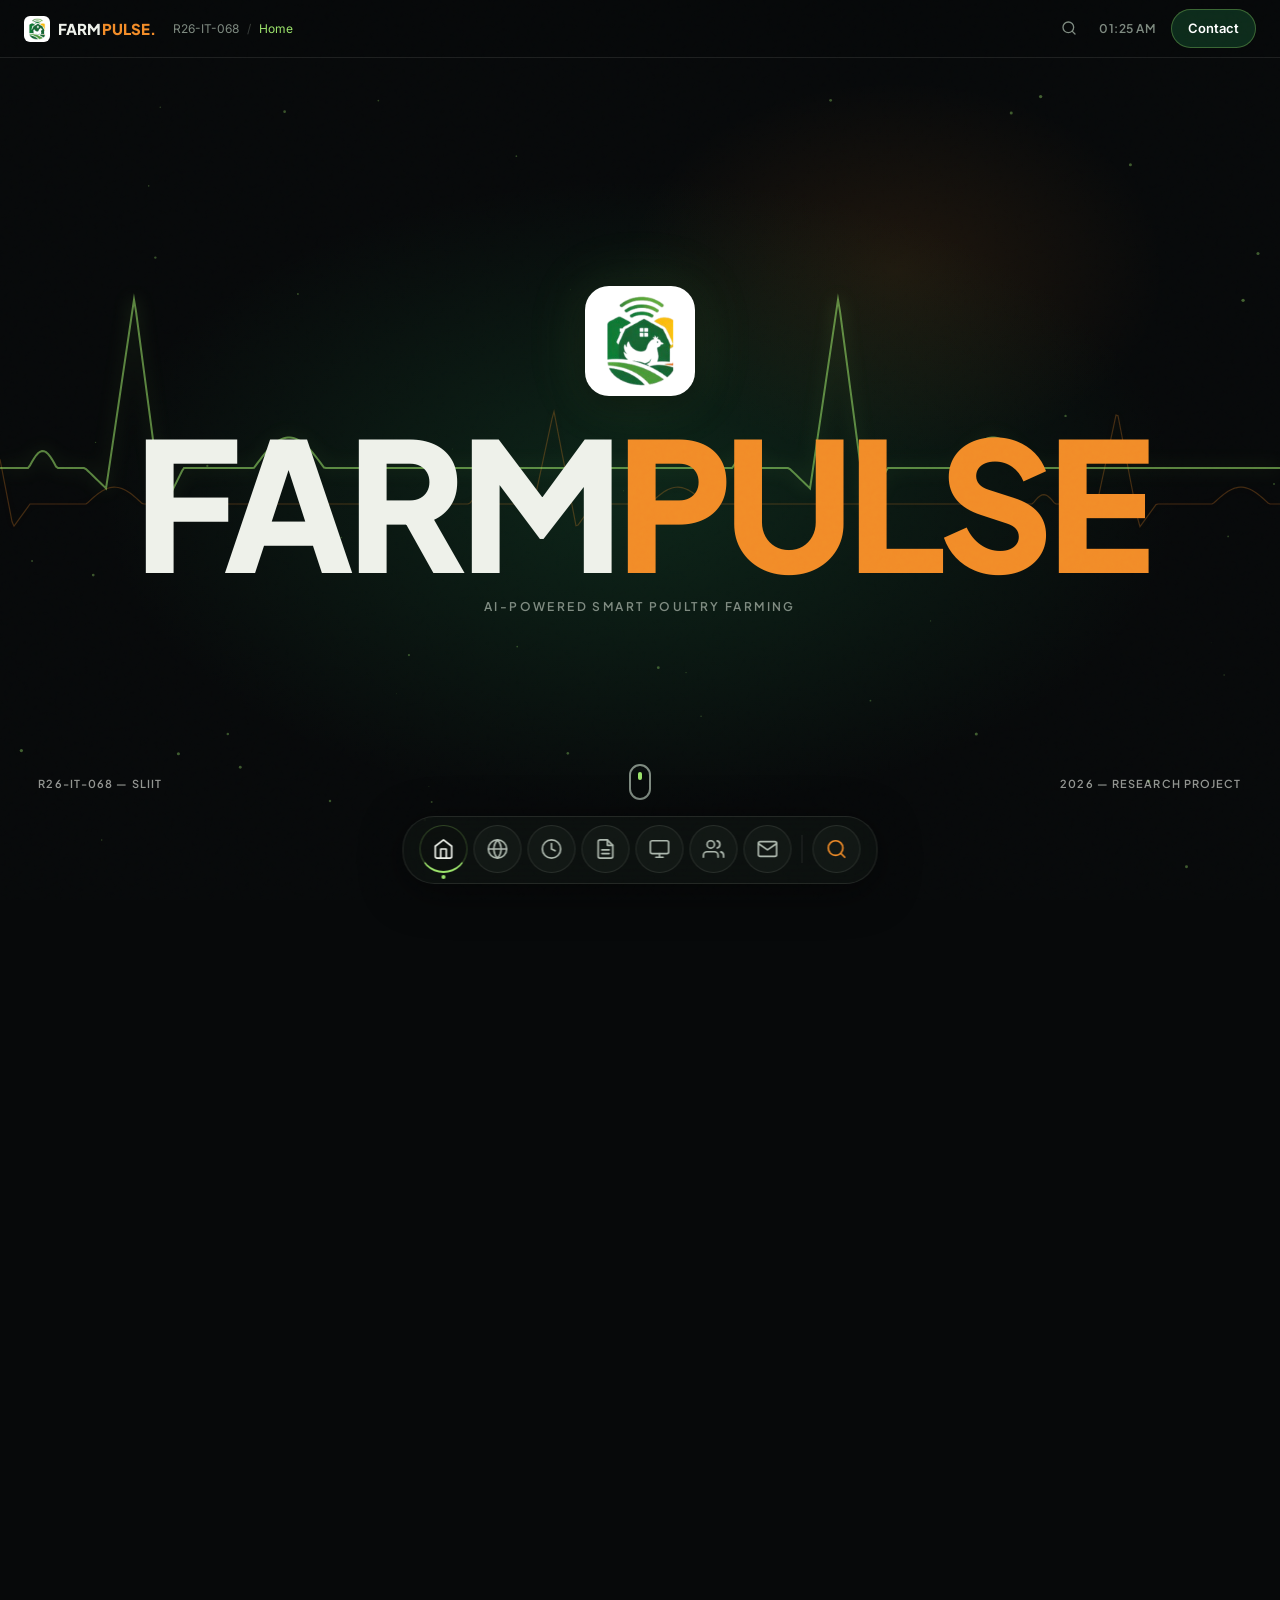
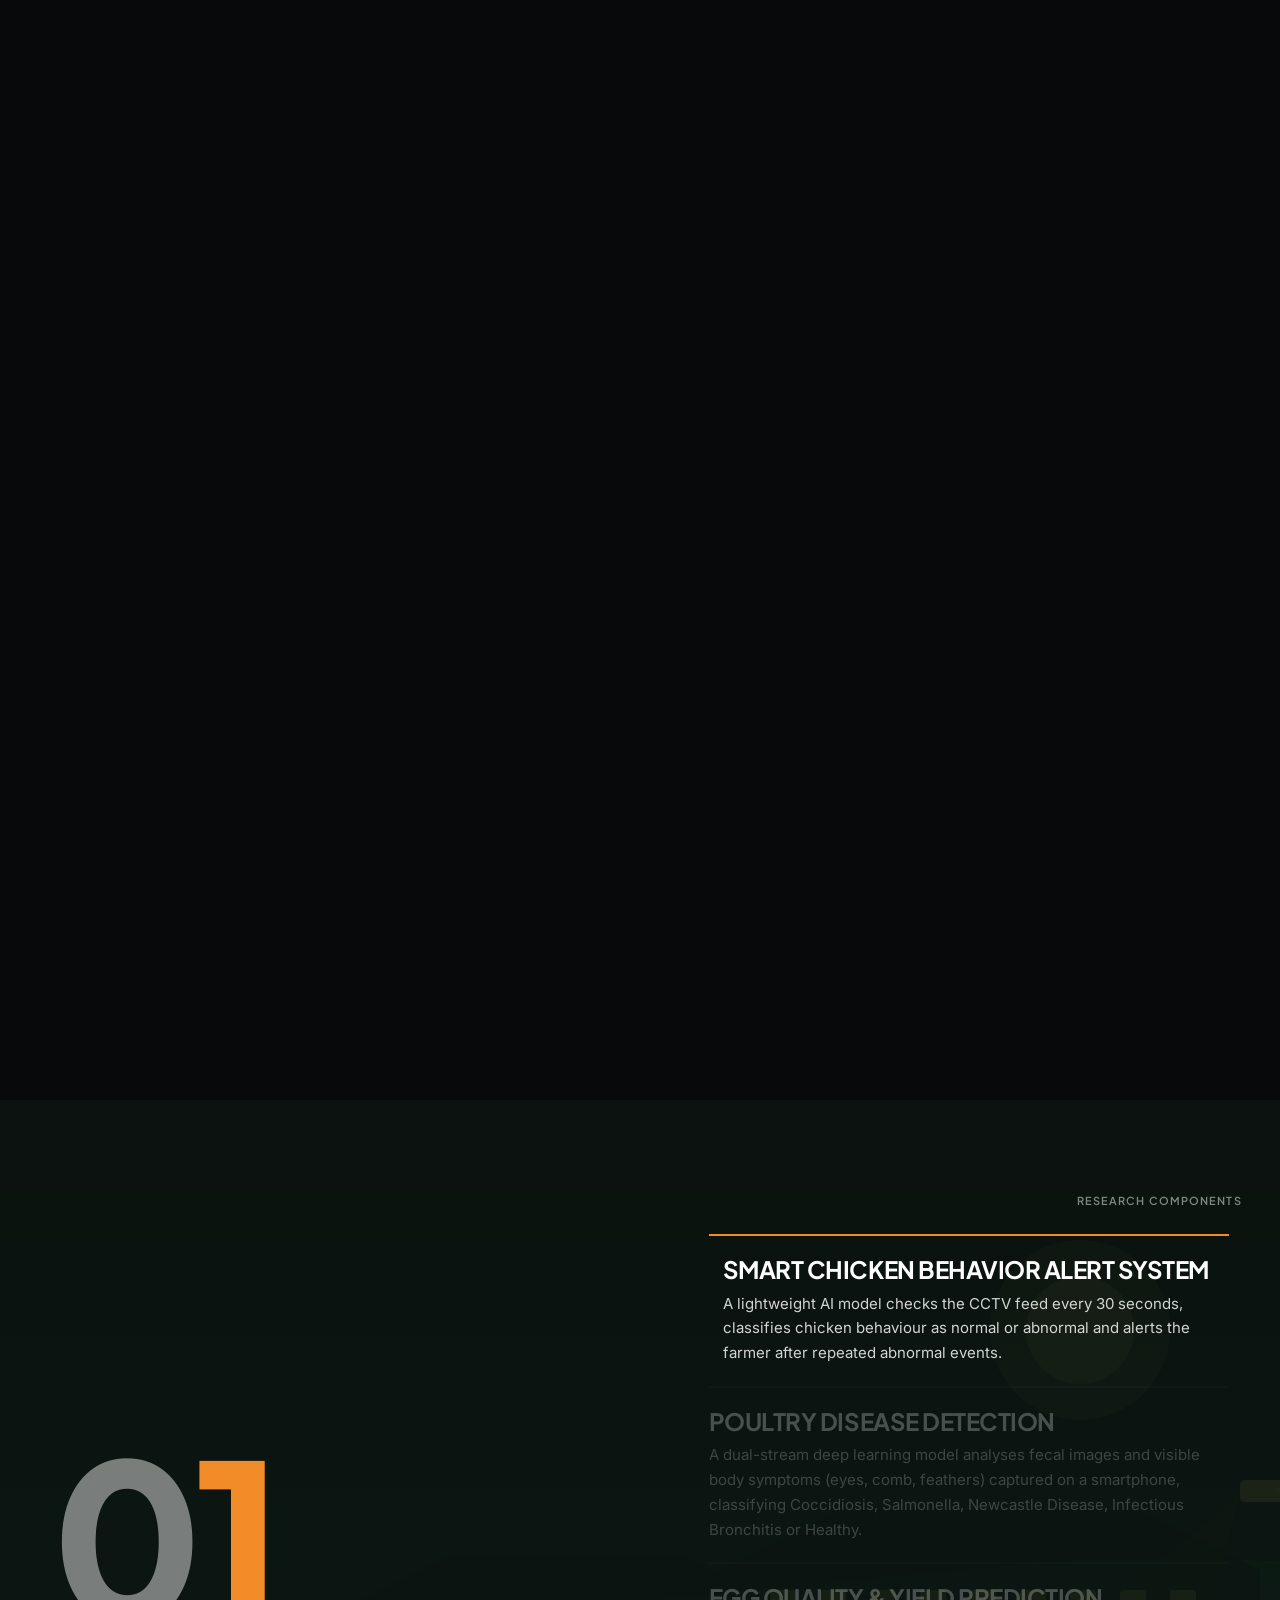
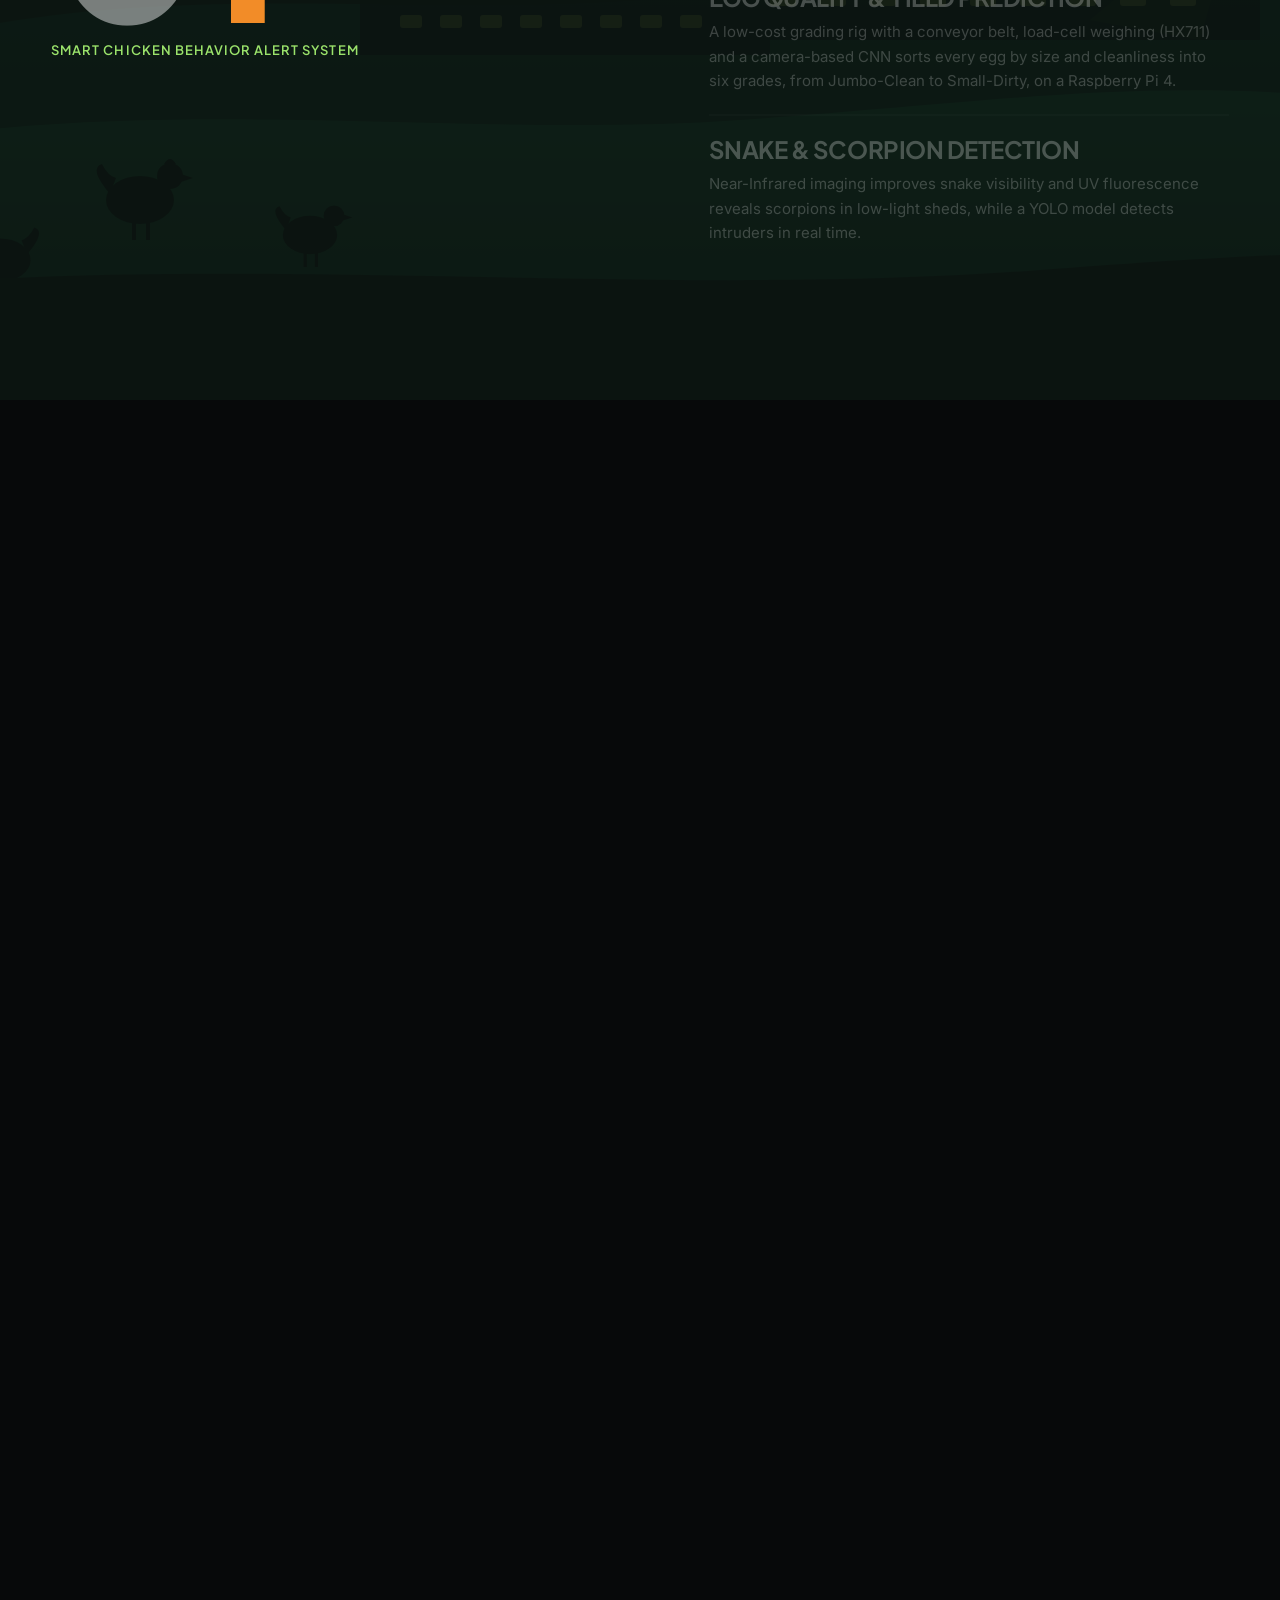
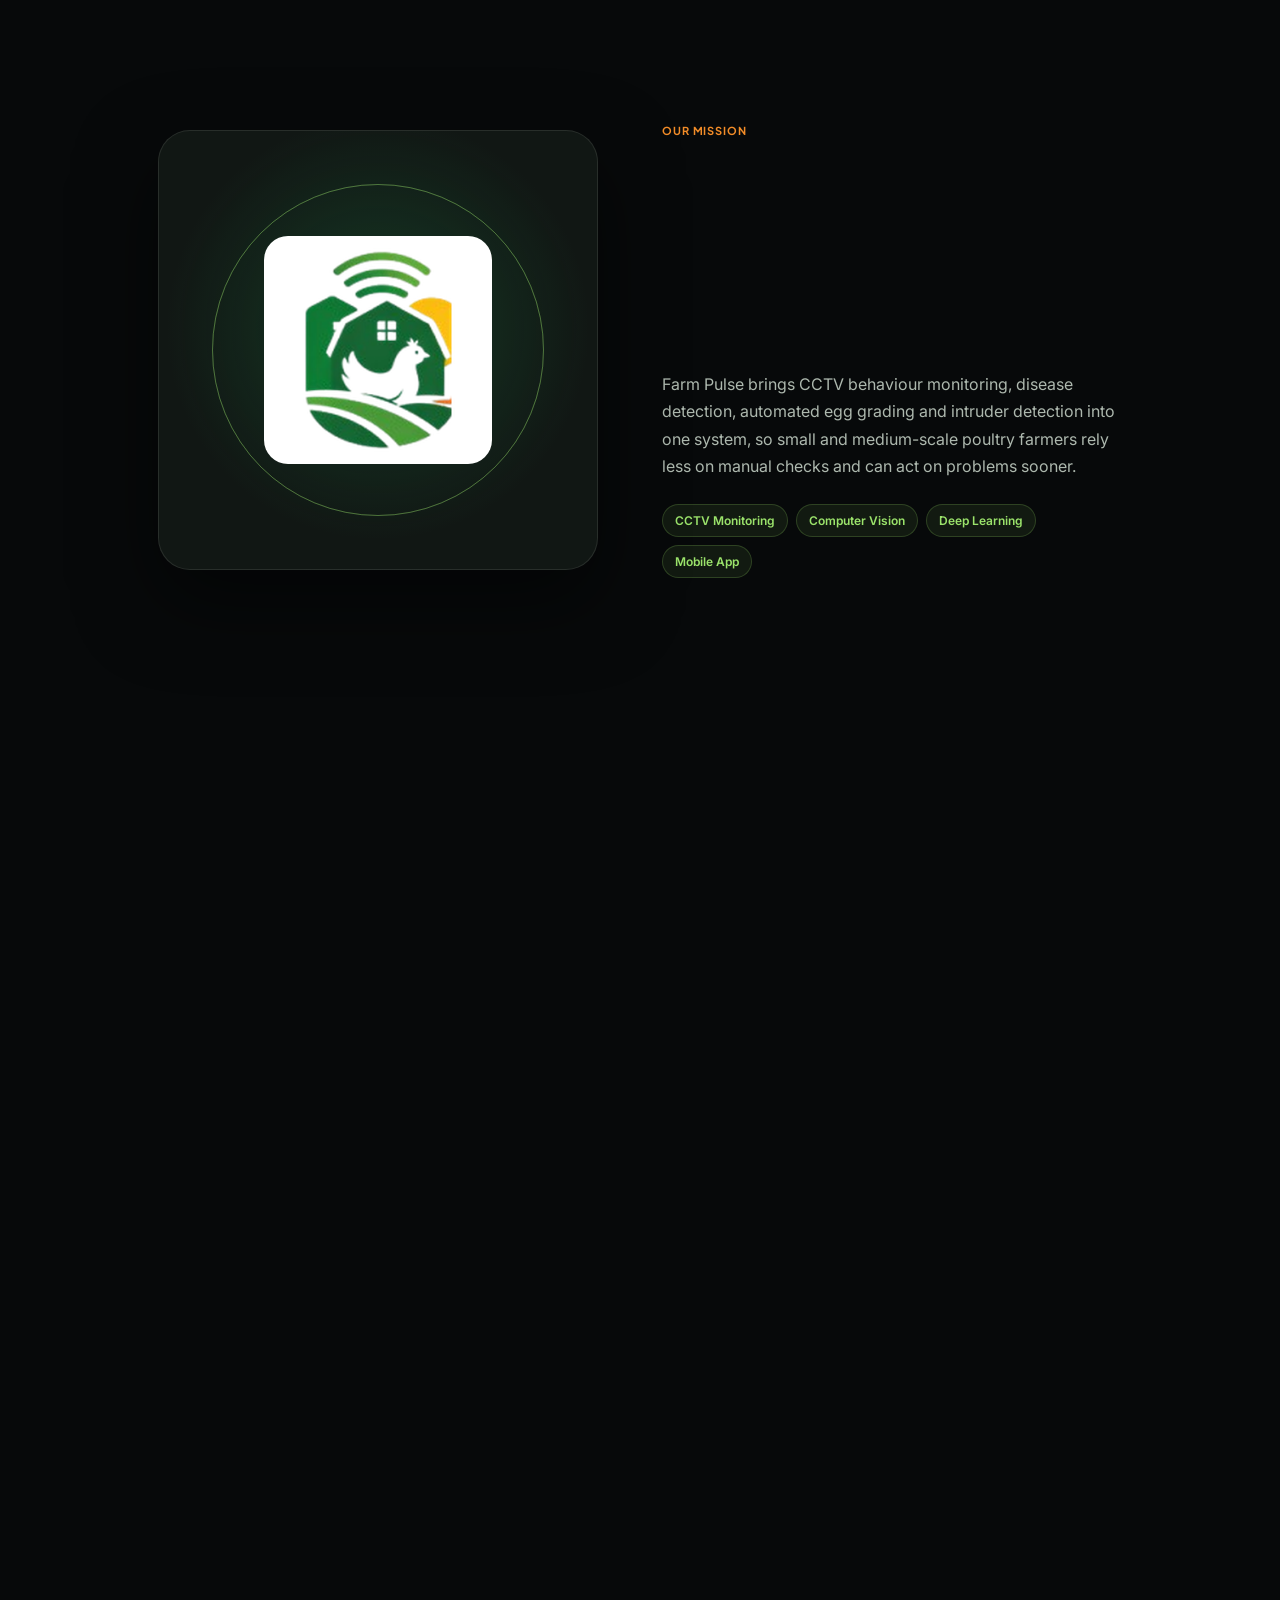
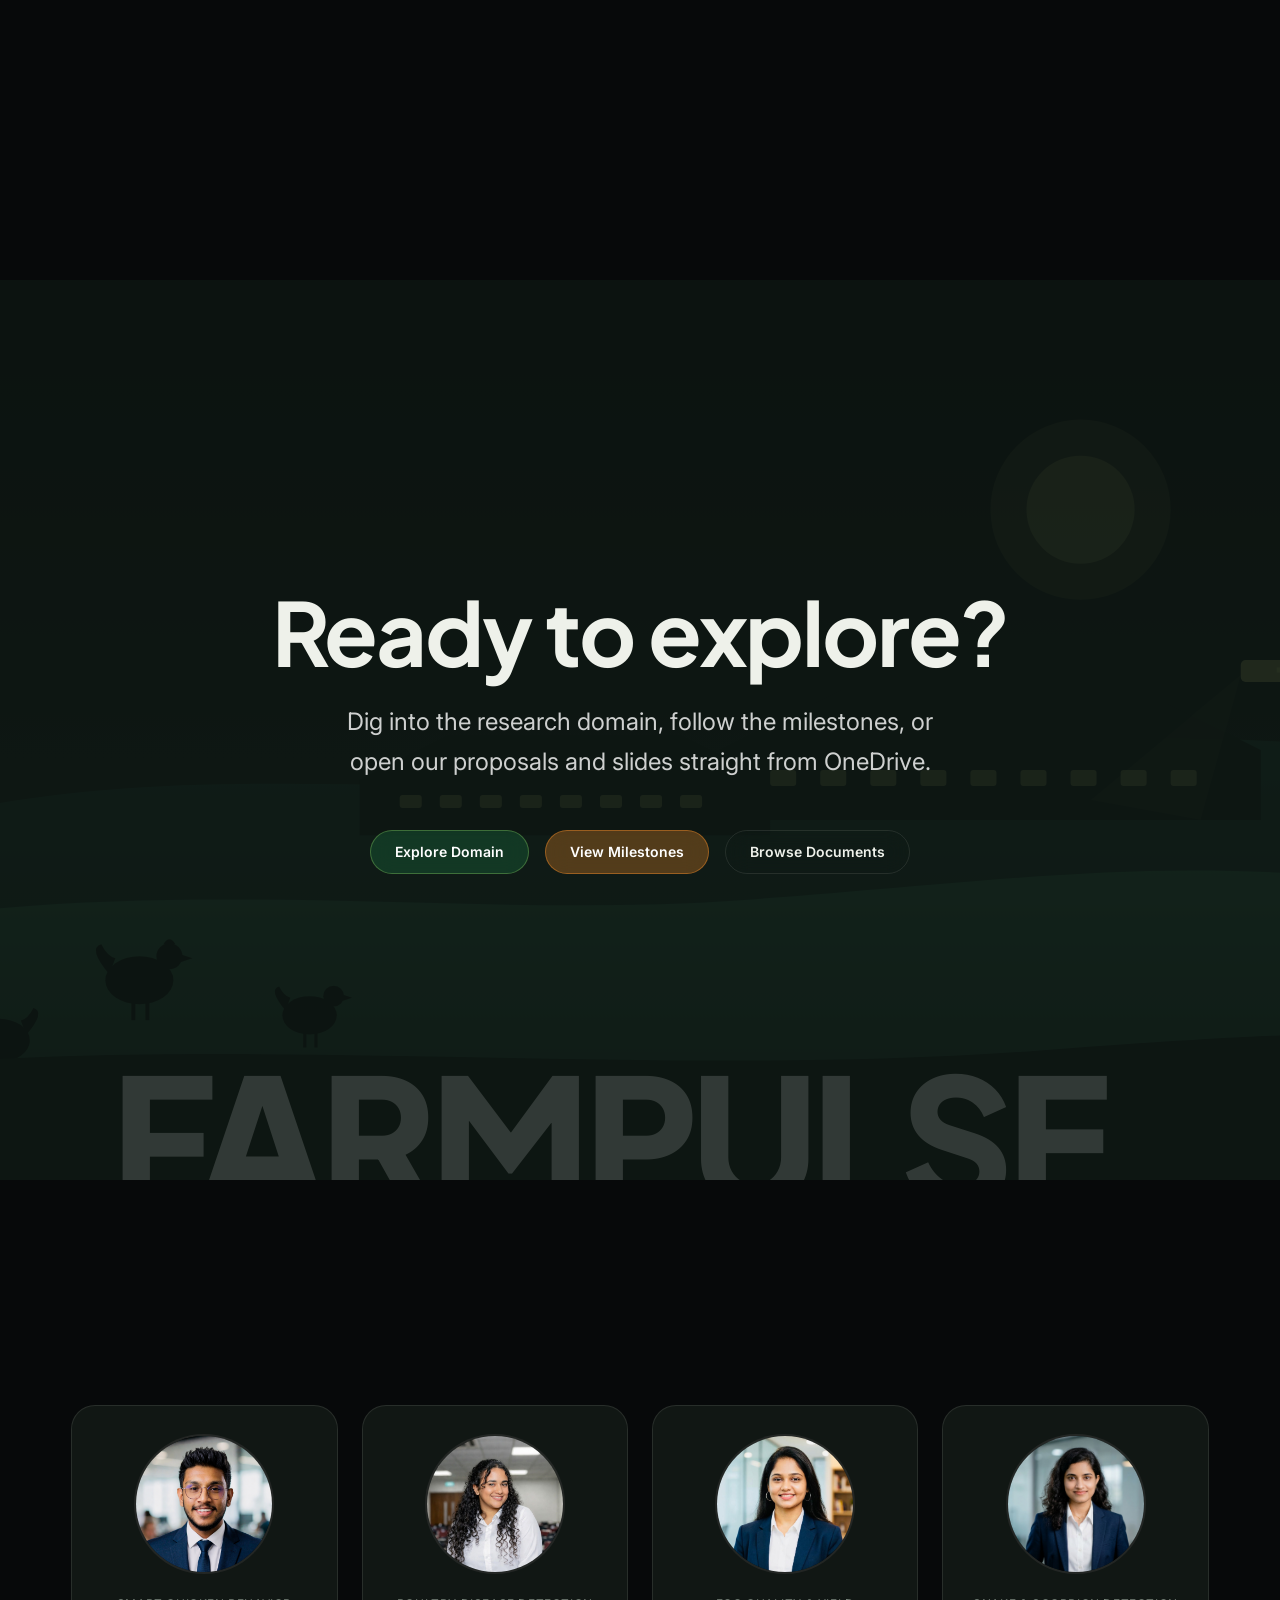
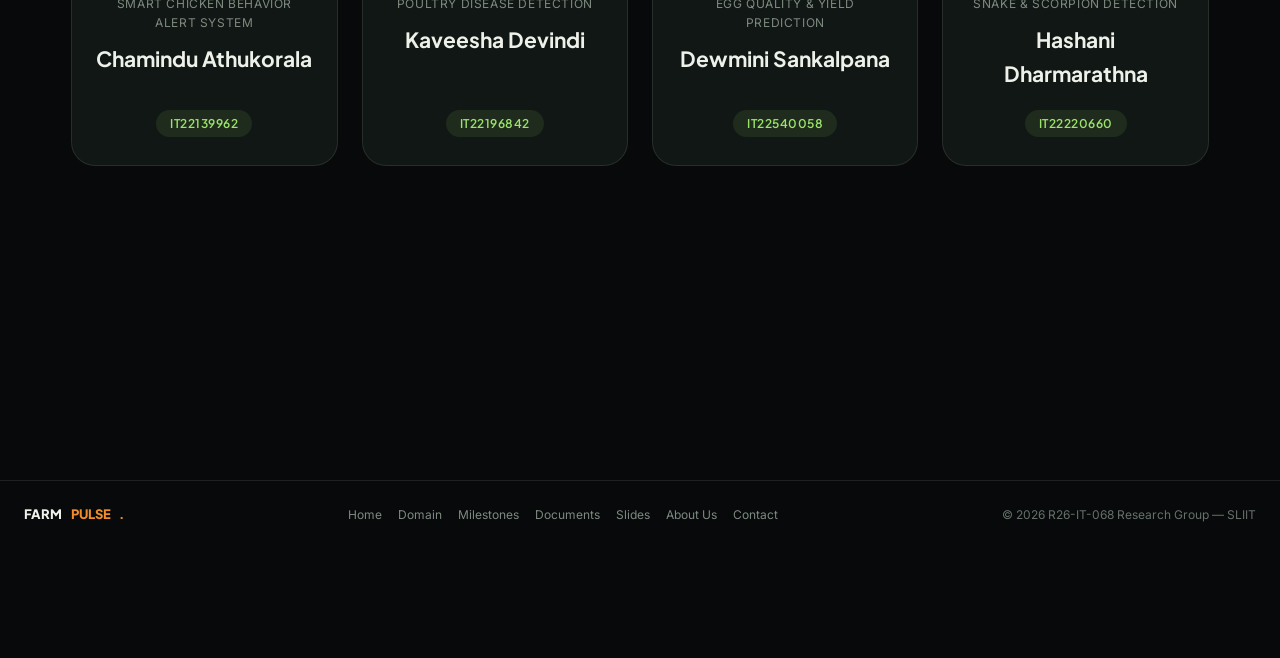
<file: index.html>
<!DOCTYPE html>
<html lang="en">
<head>
  <meta charset="UTF-8">
  <meta name="viewport" content="width=device-width, initial-scale=1.0">
  <title>FARM PULSE — AI-Powered Smart Poultry Farming | R26-IT-068</title>
  <meta name="description" content="Farm Pulse (R26-IT-068, SLIIT): CCTV-based chicken behaviour alerts, poultry disease detection, automated egg grading and snake & scorpion detection.">
  <meta name="theme-color" content="#07090A">
  <meta property="og:title" content="FARM PULSE — AI-Powered Smart Poultry Farming | R26-IT-068">
  <meta property="og:description" content="Farm Pulse (R26-IT-068, SLIIT): CCTV-based chicken behaviour alerts, poultry disease detection, automated egg grading and snake & scorpion detection.">
  <link rel="icon" type="image/png" href="assets/icons/farm-pulse-icon.png">
  <link rel="apple-touch-icon" href="assets/icons/apple-touch-icon.png">
  <link rel="preconnect" href="https://fonts.googleapis.com">
  <link rel="preconnect" href="https://fonts.gstatic.com" crossorigin>
  <link href="https://fonts.googleapis.com/css2?family=Plus+Jakarta+Sans:wght@400;500;600;700;800&family=Inter:wght@400;500;600;700&display=swap" rel="stylesheet">
  <link rel="stylesheet" href="css/style.css?v=5">
  <script>document.documentElement.classList.add('js');</script>
</head>
<body data-root="">
  <a href="#main-content" class="skip-link">Skip to content</a>

  <!-- Spotlight search (Ctrl/⌘ + K) -->
  <div class="spotlight-overlay" role="dialog" aria-modal="true" aria-label="Search" aria-hidden="true">
    <div class="spotlight-window">
      <input type="text" class="spotlight-input" placeholder="Search pages, team, proposals, slides…  (Ctrl/⌘ K)" aria-label="Search the site">
      <div class="spotlight-results" role="listbox"></div>
      <div class="spotlight-footer">
        <div class="spotlight-footer-keys">
          <span><kbd class="spotlight-kbd">↑</kbd><kbd class="spotlight-kbd">↓</kbd> navigate</span>
          <span><kbd class="spotlight-kbd">↵</kbd> open</span>
          <span><kbd class="spotlight-kbd">esc</kbd> close</span>
        </div>
        <span>FARM PULSE Search</span>
      </div>
    </div>
  </div>

  <!-- Top menu bar -->
  <header class="menu-bar">
    <div class="menu-left">
      <a href="index.html" class="wordmark"><img src="assets/icons/farm-pulse-icon.png" alt="" width="26" height="26"><span>FARM<span class="pulse">PULSE</span><span class="dot">.</span></span></a>
      <div class="breadcrumbs"><span>R26-IT-068</span><span class="sep">/</span><span class="text-lime">Home</span></div>
    </div>
    <div class="menu-right">
      <button class="search-btn" type="button" aria-label="Search"><svg viewBox="0 0 24 24" aria-hidden="true"><circle cx="11" cy="11" r="8"/><line x1="21" y1="21" x2="16.65" y2="16.65"/></svg></button>
      <div class="clock" id="nav-clock" aria-hidden="true"></div>
      <a href="pages/contact.html" class="pill-button sm">Contact</a>
    </div>
  </header>

  <main id="main-content">

    <!-- STAGE 1 · Poster hero -->
    <section class="pinned-stage" id="stage-hero" aria-label="Introduction">
      <div class="pinned-inner ink-ground">
        <div class="hero-glow"></div>
        <canvas id="hero-canvas" aria-hidden="true"></canvas>
        <div class="poster-container">
          <img src="assets/icons/farm-pulse-icon.png" alt="Farm Pulse logo" class="hero-product-logo" width="110" height="110">
          <h1 class="poster-wordmark">FARM<span class="pulse">PULSE</span></h1>
          <p class="poster-tagline">AI-Powered Smart Poultry Farming</p>
        </div>
        <p class="poster-statement">Smarter poultry farms through <span>CCTV monitoring, computer vision</span> and machine learning.</p>
        <div class="metadata-left">R26-IT-068 — SLIIT</div>
        <div class="metadata-right">2026 — Research Project</div>
        <div class="scroll-hint" aria-hidden="true"></div>
      </div>
    </section>

    <!-- STAGE 2 · Research components ladder -->
    <section class="pinned-stage" id="stage-ladder" aria-label="Research components">
      <div class="pinned-inner ladder-ground">
        <div class="ladder-tag">Research Components</div>
        <div class="ladder-layout">
          <div class="ladder-left">
            <div class="ladder-number" id="ladder-num">0<span class="text-orange">1</span></div>
            <div class="ladder-caption" id="ladder-caption">Smart Chicken Behavior Alert System</div>
          </div>
          <div class="ladder-right">
            <div class="ladder-row" data-short="Smart Chicken Behavior Alert System">
              <h3>Smart Chicken Behavior Alert System</h3>
              <p>A lightweight AI model checks the CCTV feed every 30 seconds, classifies chicken behaviour as normal or abnormal and alerts the farmer after repeated abnormal events.</p>
            </div>
            <div class="ladder-row" data-short="Poultry Disease Detection">
              <h3>Poultry Disease Detection</h3>
              <p>A dual-stream deep learning model analyses fecal images and visible body symptoms (eyes, comb, feathers) captured on a smartphone, classifying Coccidiosis, Salmonella, Newcastle Disease, Infectious Bronchitis or Healthy.</p>
            </div>
            <div class="ladder-row" data-short="Egg Quality & Yield Prediction">
              <h3>Egg Quality & Yield Prediction</h3>
              <p>A low-cost grading rig with a conveyor belt, load-cell weighing (HX711) and a camera-based CNN sorts every egg by size and cleanliness into six grades, from Jumbo-Clean to Small-Dirty, on a Raspberry Pi 4.</p>
            </div>
            <div class="ladder-row" data-short="Snake & Scorpion Detection">
              <h3>Snake & Scorpion Detection</h3>
              <p>Near-Infrared imaging improves snake visibility and UV fluorescence reveals scorpions in low-light sheds, while a YOLO model detects intruders in real time.</p>
            </div>
          </div>
        </div>
        <div class="progress-meter"></div>
      </div>
    </section>

    <!-- STAGE 3 · Mission -->
    <section class="pinned-stage" id="stage-mission" aria-label="Our mission">
      <div class="pinned-inner ink-ground mission-inner">
        <div class="mission-visual" aria-hidden="true">
          <span class="ring"></span><span class="ring"></span>
          <img src="assets/icons/farm-pulse-icon.png" alt="">
        </div>
        <div class="mission-text">
          <div class="label">Our Mission</div>
          <h2 class="masked-headline">SENSE.<br>DETECT.<br>PROTECT.</h2>
          <p>Farm Pulse brings CCTV behaviour monitoring, disease detection, automated egg grading and intruder detection into one system, so small and medium-scale poultry farmers rely less on manual checks and can act on problems sooner.</p>
          <div class="tag-row"><span>CCTV Monitoring</span><span>Computer Vision</span><span>Deep Learning</span><span>Mobile App</span></div>
        </div>
      </div>
    </section>

    <!-- STAGE 4 · CTA + team -->
    <div class="pinned-stage" id="stage-team">
      <div class="team-sticky">
        <div class="slideshow-bg"><img class="static" src="assets/images/hero-farm.svg" alt=""></div>
        <div class="team-watermark" aria-hidden="true">
          <div class="team-wm-main">FARMPULSE<span class="dot">.</span></div>
          <div class="team-wm-sub">Research Team</div>
        </div>
      </div>
      <div class="team-foreground">
        <section class="close-section">
          <h2 data-rev="0">Ready to explore?</h2>
          <p data-rev="60">Dig into the research domain, follow the milestones, or open our proposals and slides straight from OneDrive.</p>
          <div class="cta-row" data-rev="120">
            <a href="pages/domain.html" class="pill-button">Explore Domain</a>
            <a href="pages/milestones.html" class="pill-button orange">View Milestones</a>
            <a href="pages/documents.html" class="pill-button outline">Browse Documents</a>
          </div>
        </section>
        <section class="team-section" aria-label="Research team">
          <div class="container">
            <div class="team-grid">
              <a href="pages/about.html#IT22139962" class="team-member-card" data-rev="0">
                <div class="member-image-wrapper"><img src="assets/images/IT22139962.png" alt="Chamindu Athukorala" class="member-image" loading="lazy"></div>
                <div class="role">Smart Chicken Behavior Alert System</div>
                <div class="name">Chamindu Athukorala</div>
                <div class="id-badge">IT22139962</div>
              </a>
              <a href="pages/about.html#IT22196842" class="team-member-card" data-rev="60">
                <div class="member-image-wrapper"><img src="assets/images/IT22196842.jpeg" alt="Kaveesha Devindi" class="member-image" loading="lazy"></div>
                <div class="role">Poultry Disease Detection</div>
                <div class="name">Kaveesha Devindi</div>
                <div class="id-badge">IT22196842</div>
              </a>
              <a href="pages/about.html#IT22540058" class="team-member-card" data-rev="120">
                <div class="member-image-wrapper"><img src="assets/images/IT22540058.jpeg" alt="Dewmini Sankalpana" class="member-image" loading="lazy"></div>
                <div class="role">Egg Quality & Yield Prediction</div>
                <div class="name">Dewmini Sankalpana</div>
                <div class="id-badge">IT22540058</div>
              </a>
              <a href="pages/about.html#IT22220660" class="team-member-card" data-rev="180">
                <div class="member-image-wrapper"><img src="assets/images/IT22220660.jpeg" alt="Hashani Dharmarathna" class="member-image" loading="lazy"></div>
                <div class="role">Snake & Scorpion Detection</div>
                <div class="name">Hashani Dharmarathna</div>
                <div class="id-badge">IT22220660</div>
              </a>
            </div>
          </div>
        </section>
      </div>
    </div>

    <footer class="footer-strip">
      <span class="wordmark" style="font-size:13px;">FARM<span class="pulse">PULSE</span><span class="dot">.</span></span>
      <nav class="footer-links" aria-label="Footer"><a href="index.html">Home</a> <a href="pages/domain.html">Domain</a> <a href="pages/milestones.html">Milestones</a> <a href="pages/documents.html">Documents</a> <a href="pages/slides.html">Slides</a> <a href="pages/about.html">About Us</a> <a href="pages/contact.html">Contact</a></nav>
      <span>&copy; <span id="year">2026</span> R26-IT-068 Research Group — SLIIT</span>
    </footer>
  </main>

  <!-- Bottom dock navigation -->
  <nav class="dock-container" aria-label="Site navigation">
    <div class="dock">
      <a href="index.html" class="dock-item active" aria-label="Home" aria-current="page">
        <div class="dock-icon"><svg viewBox="0 0 24 24" aria-hidden="true"><path d="M3 9l9-7 9 7v11a2 2 0 0 1-2 2H5a2 2 0 0 1-2-2z"/><polyline points="9 22 9 12 15 12 15 22"/></svg></div><div class="dock-tooltip">Home</div>
      </a>
      <a href="pages/domain.html" class="dock-item" aria-label="Domain">
        <div class="dock-icon"><svg viewBox="0 0 24 24" aria-hidden="true"><circle cx="12" cy="12" r="10"/><line x1="2" y1="12" x2="22" y2="12"/><path d="M12 2a15.3 15.3 0 0 1 4 10 15.3 15.3 0 0 1-4 10 15.3 15.3 0 0 1-4-10 15.3 15.3 0 0 1 4-10z"/></svg></div><div class="dock-tooltip">Domain</div>
      </a>
      <a href="pages/milestones.html" class="dock-item" aria-label="Milestones">
        <div class="dock-icon"><svg viewBox="0 0 24 24" aria-hidden="true"><circle cx="12" cy="12" r="10"/><polyline points="12 6 12 12 16 14"/></svg></div><div class="dock-tooltip">Milestones</div>
      </a>
      <a href="pages/documents.html" class="dock-item" aria-label="Documents">
        <div class="dock-icon"><svg viewBox="0 0 24 24" aria-hidden="true"><path d="M14 2H6a2 2 0 0 0-2 2v16a2 2 0 0 0 2 2h12a2 2 0 0 0 2-2V8z"/><polyline points="14 2 14 8 20 8"/><line x1="16" y1="13" x2="8" y2="13"/><line x1="16" y1="17" x2="8" y2="17"/></svg></div><div class="dock-tooltip">Documents</div>
      </a>
      <a href="pages/slides.html" class="dock-item" aria-label="Slides">
        <div class="dock-icon"><svg viewBox="0 0 24 24" aria-hidden="true"><rect x="2" y="3" width="20" height="14" rx="2" ry="2"/><line x1="8" y1="21" x2="16" y2="21"/><line x1="12" y1="17" x2="12" y2="21"/></svg></div><div class="dock-tooltip">Slides</div>
      </a>
      <a href="pages/about.html" class="dock-item" aria-label="About Us">
        <div class="dock-icon"><svg viewBox="0 0 24 24" aria-hidden="true"><path d="M17 21v-2a4 4 0 0 0-4-4H5a4 4 0 0 0-4 4v2"/><circle cx="9" cy="7" r="4"/><path d="M23 21v-2a4 4 0 0 0-3-3.87"/><path d="M16 3.13a4 4 0 0 1 0 7.75"/></svg></div><div class="dock-tooltip">About Us</div>
      </a>
      <a href="pages/contact.html" class="dock-item" aria-label="Contact">
        <div class="dock-icon"><svg viewBox="0 0 24 24" aria-hidden="true"><path d="M4 4h16c1.1 0 2 .9 2 2v12c0 1.1-.9 2-2 2H4c-1.1 0-2-.9-2-2V6c0-1.1.9-2 2-2z"/><polyline points="22,6 12,13 2,6"/></svg></div><div class="dock-tooltip">Contact</div>
      </a>
      <div class="dock-divider" aria-hidden="true"></div>
      <button class="dock-item search-btn" type="button" aria-label="Search">
        <div class="dock-icon"><svg viewBox="0 0 24 24" aria-hidden="true"><circle cx="11" cy="11" r="8"/><line x1="21" y1="21" x2="16.65" y2="16.65"/></svg></div><div class="dock-tooltip">Search (Ctrl K)</div>
      </button>
    </div>
  </nav>

  <script src="js/links.js?v=5"></script>
  <script src="js/script.js?v=5"></script>
</body>
</html>
</file>
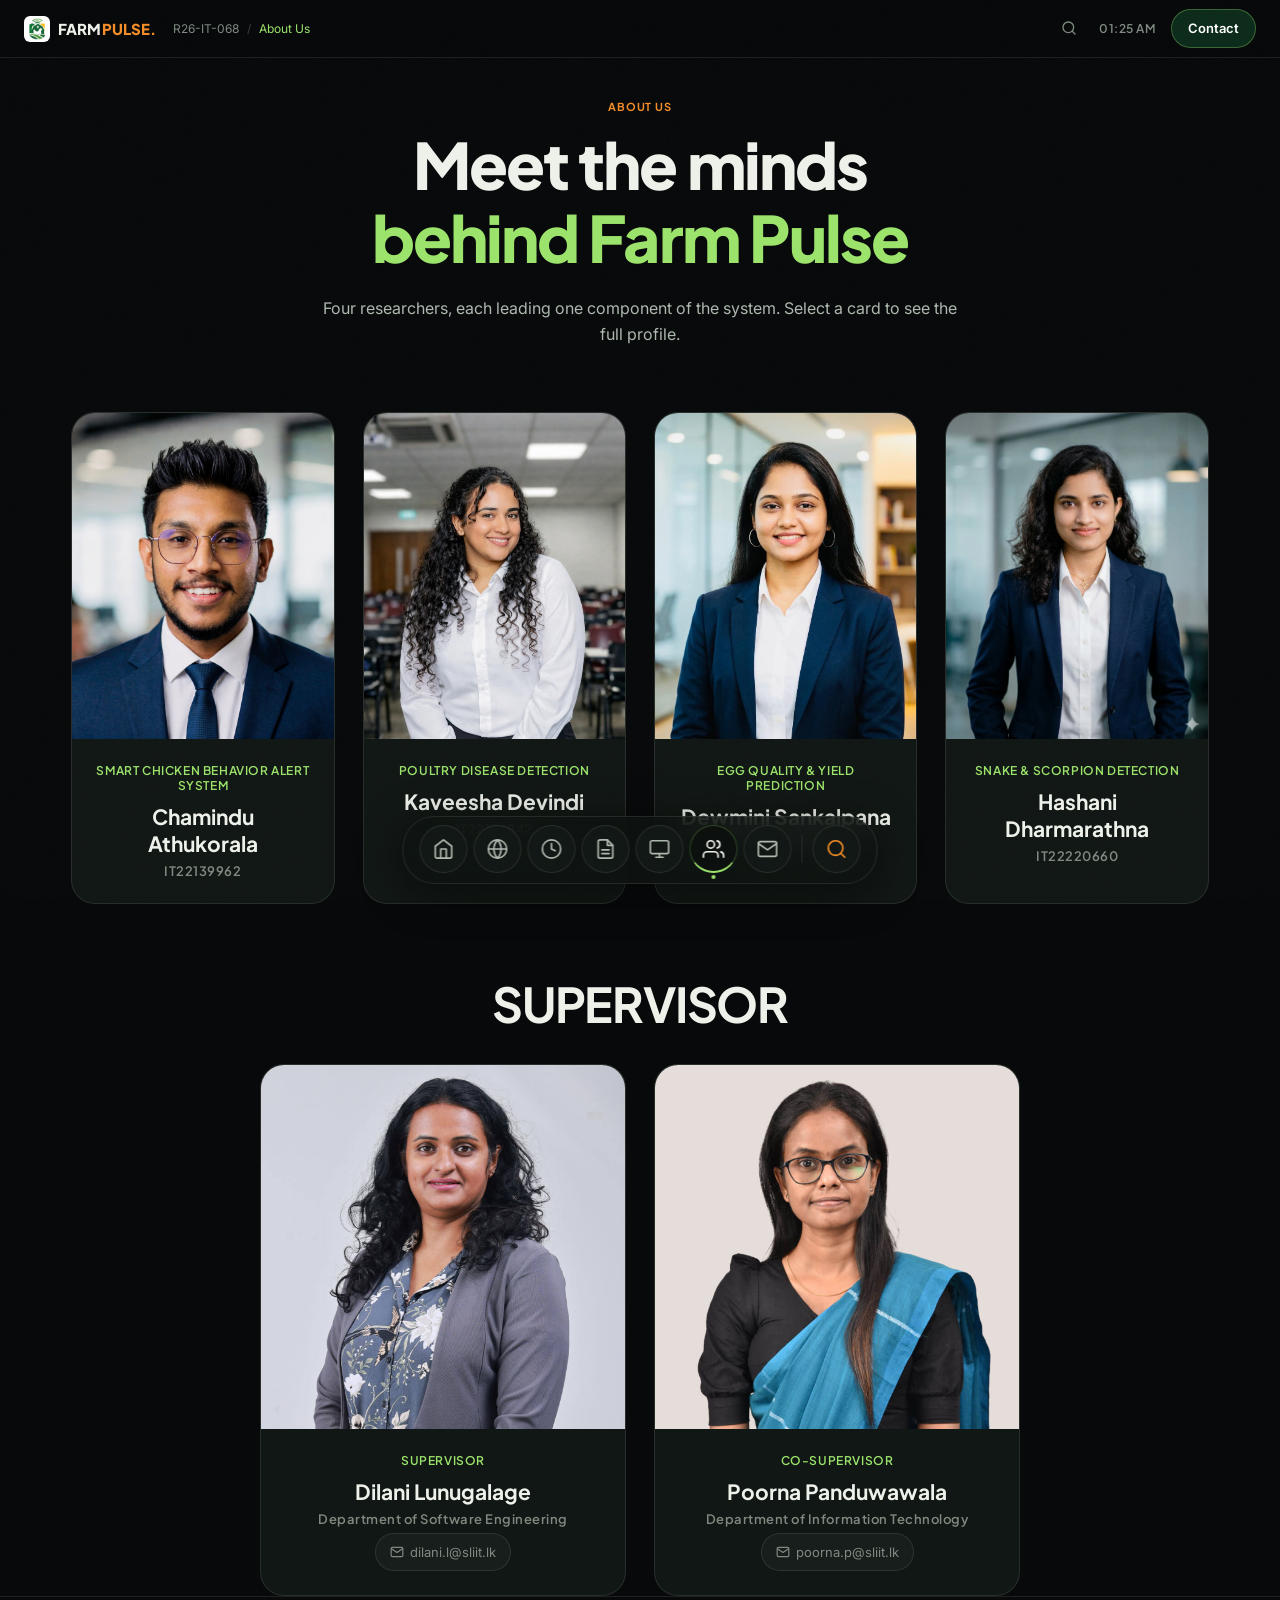
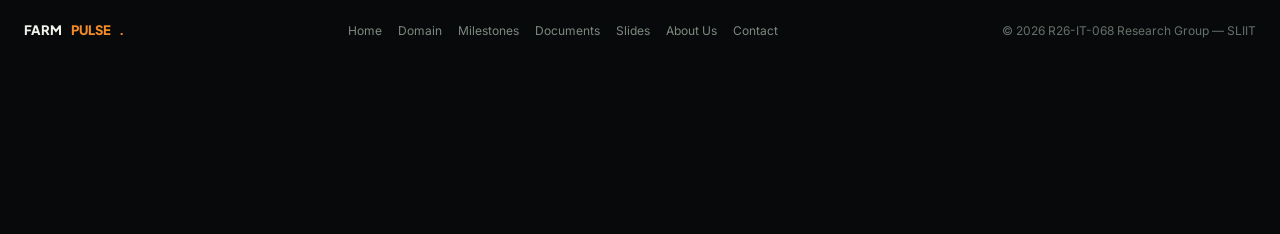
<file: pages/about.html>
<!DOCTYPE html>
<html lang="en">
<head>
  <meta charset="UTF-8">
  <meta name="viewport" content="width=device-width, initial-scale=1.0">
  <title>About Us — FARM PULSE | R26-IT-068</title>
  <meta name="description" content="The Farm Pulse research team and supervisors (R26-IT-068, SLIIT).">
  <meta name="theme-color" content="#07090A">
  <meta property="og:title" content="About Us — FARM PULSE | R26-IT-068">
  <meta property="og:description" content="The Farm Pulse research team and supervisors (R26-IT-068, SLIIT).">
  <link rel="icon" type="image/png" href="../assets/icons/farm-pulse-icon.png">
  <link rel="apple-touch-icon" href="../assets/icons/apple-touch-icon.png">
  <link rel="preconnect" href="https://fonts.googleapis.com">
  <link rel="preconnect" href="https://fonts.gstatic.com" crossorigin>
  <link href="https://fonts.googleapis.com/css2?family=Plus+Jakarta+Sans:wght@400;500;600;700;800&family=Inter:wght@400;500;600;700&display=swap" rel="stylesheet">
  <link rel="stylesheet" href="../css/style.css?v=5">
  <script>document.documentElement.classList.add('js');</script>
</head>
<body data-root="../">
  <a href="#main-content" class="skip-link">Skip to content</a>

  <!-- Spotlight search (Ctrl/⌘ + K) -->
  <div class="spotlight-overlay" role="dialog" aria-modal="true" aria-label="Search" aria-hidden="true">
    <div class="spotlight-window">
      <input type="text" class="spotlight-input" placeholder="Search pages, team, proposals, slides…  (Ctrl/⌘ K)" aria-label="Search the site">
      <div class="spotlight-results" role="listbox"></div>
      <div class="spotlight-footer">
        <div class="spotlight-footer-keys">
          <span><kbd class="spotlight-kbd">↑</kbd><kbd class="spotlight-kbd">↓</kbd> navigate</span>
          <span><kbd class="spotlight-kbd">↵</kbd> open</span>
          <span><kbd class="spotlight-kbd">esc</kbd> close</span>
        </div>
        <span>FARM PULSE Search</span>
      </div>
    </div>
  </div>

  <!-- Top menu bar -->
  <header class="menu-bar">
    <div class="menu-left">
      <a href="../index.html" class="wordmark"><img src="../assets/icons/farm-pulse-icon.png" alt="" width="26" height="26"><span>FARM<span class="pulse">PULSE</span><span class="dot">.</span></span></a>
      <div class="breadcrumbs"><span>R26-IT-068</span><span class="sep">/</span><span class="text-lime">About Us</span></div>
    </div>
    <div class="menu-right">
      <button class="search-btn" type="button" aria-label="Search"><svg viewBox="0 0 24 24" aria-hidden="true"><circle cx="11" cy="11" r="8"/><line x1="21" y1="21" x2="16.65" y2="16.65"/></svg></button>
      <div class="clock" id="nav-clock" aria-hidden="true"></div>
      <a href="contact.html" class="pill-button sm">Contact</a>
    </div>
  </header>

  <main id="main-content" class="page-main">
    <div class="container">
      <div class="page-head" data-rev="0">
        <div class="label">About Us</div>
        <h1>Meet the minds<br><span class="text-lime">behind Farm Pulse</span></h1>
        <p>Four researchers, each leading one component of the system. Select a card to see the full profile.</p>
      </div>

      <div class="profile-grid">
        <div class="profile-card" id="IT22139962" data-profile tabindex="0" role="button" aria-haspopup="dialog" aria-label="Open profile of Chamindu Athukorala" data-rev="0">
          <div class="card-image">
            <img src="../assets/images/IT22139962.png" alt="Chamindu Athukorala" loading="lazy">
            <div class="summary-overlay"><p>Smart Chicken Behavior Alert System Using CCTV-Based AI Monitoring</p><span class="more">View profile →</span></div>
          </div>
          <div class="card-content">
            <div class="member-role">Smart Chicken Behavior Alert System</div>
            <div class="member-name">Chamindu Athukorala</div>
            <div class="member-id">IT22139962</div>
          </div>
          <template>
            <div class="profile-split">
              <div class="profile-hero-img"><img src="../assets/images/IT22139962.png" alt="Chamindu Athukorala"></div>
              <div class="profile-details">
                <div class="label">Smart Chicken Behavior Alert System</div>
                <h2 id="profile-title">Chamindu Athukorala</h2>
                <div class="id">IT22139962 · Athukorala A A C P</div>
                <p><strong style="color:var(--ink)">Smart Chicken Behavior Alert System Using CCTV-Based AI Monitoring</strong></p>
                <p>A lightweight AI model watches the live CCTV feed, capturing a frame every 30 seconds and classifying chicken behaviour as normal or abnormal. Abnormal detections are tracked over time instead of alerting on a single frame: when at least two abnormal events occur within a short period, the farmer is notified of a possible health or welfare issue.</p>
                <div class="tech-tags"><span>CCTV monitoring</span><span>Computer vision</span><span>Behaviour classification</span><span>Lightweight AI model</span><span>Event-based alerts</span><span>Real-time notifications</span></div>
                <div class="contact-row">
                  <a class="contact-link" href="mailto:it22139962@my.sliit.lk"><svg viewBox="0 0 24 24" aria-hidden="true"><path d="M4 4h16c1.1 0 2 .9 2 2v12c0 1.1-.9 2-2 2H4c-1.1 0-2-.9-2-2V6c0-1.1.9-2 2-2z"/><polyline points="22,6 12,13 2,6"/></svg> it22139962@my.sliit.lk</a>
                  <a class="contact-link" data-doc="proposal-IT22139962" href="https://mysliit-my.sharepoint.com/:b:/g/personal/it22139962_my_sliit_lk/IQAQHn6vlpQrSasgV9GfIX2_AX1Ve4QRuQuHV3HhQuxBq9w?e=ad9T9b&download=1" target="_blank" rel="noopener"><svg viewBox="0 0 24 24" aria-hidden="true"><path d="M14 2H6a2 2 0 0 0-2 2v16a2 2 0 0 0 2 2h12a2 2 0 0 0 2-2V8z"/><polyline points="14 2 14 8 20 8"/><line x1="16" y1="13" x2="8" y2="13"/><line x1="16" y1="17" x2="8" y2="17"/></svg> Proposal (OneDrive)</a>
                </div>
              </div>
            </div>
          </template>
        </div>
        <div class="profile-card" id="IT22196842" data-profile tabindex="0" role="button" aria-haspopup="dialog" aria-label="Open profile of Kaveesha Devindi" data-rev="60">
          <div class="card-image">
            <img src="../assets/images/IT22196842.jpeg" alt="Kaveesha Devindi" loading="lazy">
            <div class="summary-overlay"><p>Dual-Stream Visual Intelligence for Poultry Disease Detection</p><span class="more">View profile →</span></div>
          </div>
          <div class="card-content">
            <div class="member-role">Poultry Disease Detection</div>
            <div class="member-name">Kaveesha Devindi</div>
            <div class="member-id">IT22196842</div>
          </div>
          <template>
            <div class="profile-split">
              <div class="profile-hero-img"><img src="../assets/images/IT22196842.jpeg" alt="Kaveesha Devindi"></div>
              <div class="profile-details">
                <div class="label">Poultry Disease Detection</div>
                <h2 id="profile-title">Kaveesha Devindi</h2>
                <div class="id">IT22196842 · Kulasuriya W K D</div>
                <p><strong style="color:var(--ink)">Dual-Stream Visual Intelligence for Poultry Disease Detection</strong></p>
                <p>A dual-stream deep learning model analyses fecal images and visible body symptoms (eyes, comb, feathers) captured on a smartphone, classifying Coccidiosis, Salmonella, Newcastle Disease, Infectious Bronchitis or Healthy. Grad-CAM explains each prediction, and the model runs fully offline on Android.</p>
                <div class="tech-tags"><span>Deep learning</span><span>MobileViT / MobileNetV2</span><span>Cross-modal attention</span><span>Grad-CAM (XAI)</span><span>Android (offline)</span><span>Image classification</span></div>
                <div class="contact-row">
                  <a class="contact-link" href="mailto:it22196842@my.sliit.lk"><svg viewBox="0 0 24 24" aria-hidden="true"><path d="M4 4h16c1.1 0 2 .9 2 2v12c0 1.1-.9 2-2 2H4c-1.1 0-2-.9-2-2V6c0-1.1.9-2 2-2z"/><polyline points="22,6 12,13 2,6"/></svg> it22196842@my.sliit.lk</a>
                  <a class="contact-link" data-doc="proposal-IT22196842" href="https://mysliit-my.sharepoint.com/:b:/g/personal/it22139962_my_sliit_lk/IQAOTYU5mcHGRbCk-SiTgwIXAZdIMwN_z8SMzmeAcO-LQDc?e=RnPSvU&download=1" target="_blank" rel="noopener"><svg viewBox="0 0 24 24" aria-hidden="true"><path d="M14 2H6a2 2 0 0 0-2 2v16a2 2 0 0 0 2 2h12a2 2 0 0 0 2-2V8z"/><polyline points="14 2 14 8 20 8"/><line x1="16" y1="13" x2="8" y2="13"/><line x1="16" y1="17" x2="8" y2="17"/></svg> Proposal (OneDrive)</a>
                </div>
              </div>
            </div>
          </template>
        </div>
        <div class="profile-card" id="IT22540058" data-profile tabindex="0" role="button" aria-haspopup="dialog" aria-label="Open profile of Dewmini Sankalpana" data-rev="120">
          <div class="card-image">
            <img src="../assets/images/IT22540058.jpeg" alt="Dewmini Sankalpana" loading="lazy">
            <div class="summary-overlay"><p>Egg Quality & Yield Predictor</p><span class="more">View profile →</span></div>
          </div>
          <div class="card-content">
            <div class="member-role">Egg Quality & Yield Prediction</div>
            <div class="member-name">Dewmini Sankalpana</div>
            <div class="member-id">IT22540058</div>
          </div>
          <template>
            <div class="profile-split">
              <div class="profile-hero-img"><img src="../assets/images/IT22540058.jpeg" alt="Dewmini Sankalpana"></div>
              <div class="profile-details">
                <div class="label">Egg Quality & Yield Prediction</div>
                <h2 id="profile-title">Dewmini Sankalpana</h2>
                <div class="id">IT22540058 · Sankalpana</div>
                <p><strong style="color:var(--ink)">Egg Quality & Yield Predictor</strong></p>
                <p>A low-cost grading rig with a conveyor belt, load-cell weighing (HX711) and a camera-based CNN sorts every egg by size and cleanliness into six grades, from Jumbo-Clean to Small-Dirty, on a Raspberry Pi 4.</p>
                <div class="tech-tags"><span>Python</span><span>TensorFlow / Keras</span><span>OpenCV</span><span>CNN</span><span>Load cell + HX711</span><span>Raspberry Pi 4</span><span>Conveyor mechanism</span></div>
                <div class="contact-row">
                  <a class="contact-link" href="mailto:it22540058@my.sliit.lk"><svg viewBox="0 0 24 24" aria-hidden="true"><path d="M4 4h16c1.1 0 2 .9 2 2v12c0 1.1-.9 2-2 2H4c-1.1 0-2-.9-2-2V6c0-1.1.9-2 2-2z"/><polyline points="22,6 12,13 2,6"/></svg> it22540058@my.sliit.lk</a>
                  <a class="contact-link" data-doc="proposal-IT22540058" href="https://mysliit-my.sharepoint.com/:b:/g/personal/it22139962_my_sliit_lk/IQCm5tlsbbv8SY1UsDxMM0OxAemqII01IBWPkVjbH6bQqsY?e=US13Ra&download=1" target="_blank" rel="noopener"><svg viewBox="0 0 24 24" aria-hidden="true"><path d="M14 2H6a2 2 0 0 0-2 2v16a2 2 0 0 0 2 2h12a2 2 0 0 0 2-2V8z"/><polyline points="14 2 14 8 20 8"/><line x1="16" y1="13" x2="8" y2="13"/><line x1="16" y1="17" x2="8" y2="17"/></svg> Proposal (OneDrive)</a>
                </div>
              </div>
            </div>
          </template>
        </div>
        <div class="profile-card" id="IT22220660" data-profile tabindex="0" role="button" aria-haspopup="dialog" aria-label="Open profile of Hashani Dharmarathna" data-rev="180">
          <div class="card-image">
            <img src="../assets/images/IT22220660.jpeg" alt="Hashani Dharmarathna" loading="lazy">
            <div class="summary-overlay"><p>Multi-Modal Detection of Snakes and Scorpions in Enclosed Poultry Farm Environments</p><span class="more">View profile →</span></div>
          </div>
          <div class="card-content">
            <div class="member-role">Snake & Scorpion Detection</div>
            <div class="member-name">Hashani Dharmarathna</div>
            <div class="member-id">IT22220660</div>
          </div>
          <template>
            <div class="profile-split">
              <div class="profile-hero-img"><img src="../assets/images/IT22220660.jpeg" alt="Hashani Dharmarathna"></div>
              <div class="profile-details">
                <div class="label">Snake & Scorpion Detection</div>
                <h2 id="profile-title">Hashani Dharmarathna</h2>
                <div class="id">IT22220660 · Dharmarathna W V H K</div>
                <p><strong style="color:var(--ink)">Multi-Modal Detection of Snakes and Scorpions in Enclosed Poultry Farm Environments</strong></p>
                <p>Near-Infrared imaging improves snake visibility and UV fluorescence reveals scorpions in low-light sheds, while a YOLO model detects intruders in real time. A Flock Unrest Index adds a second, behaviour-based warning.</p>
                <div class="tech-tags"><span>YOLO</span><span>Near-Infrared imaging</span><span>UV fluorescence imaging</span><span>Real-time detection</span><span>Flock Unrest Index</span></div>
                <div class="contact-row">
                  <a class="contact-link" href="mailto:it22220660@my.sliit.lk"><svg viewBox="0 0 24 24" aria-hidden="true"><path d="M4 4h16c1.1 0 2 .9 2 2v12c0 1.1-.9 2-2 2H4c-1.1 0-2-.9-2-2V6c0-1.1.9-2 2-2z"/><polyline points="22,6 12,13 2,6"/></svg> it22220660@my.sliit.lk</a>
                  <a class="contact-link" data-doc="proposal-IT22220660" href="https://mysliit-my.sharepoint.com/:b:/g/personal/it22139962_my_sliit_lk/IQAFEUtIrufOSqOz1k9p-Qu_AXZoSZUuUTdYKVjOksro14s?e=e66n9p&download=1" target="_blank" rel="noopener"><svg viewBox="0 0 24 24" aria-hidden="true"><path d="M14 2H6a2 2 0 0 0-2 2v16a2 2 0 0 0 2 2h12a2 2 0 0 0 2-2V8z"/><polyline points="14 2 14 8 20 8"/><line x1="16" y1="13" x2="8" y2="13"/><line x1="16" y1="17" x2="8" y2="17"/></svg> Proposal (OneDrive)</a>
                </div>
              </div>
            </div>
          </template>
        </div>
      </div>

      <h2 class="team-group-title" id="supervisor" data-rev="0">SUPERVISOR</h2>
      <div class="profile-grid supervisors-grid">
        <div class="profile-card sup-card" data-rev="0">
          <div class="card-image"><img src="../assets/images/supervisor.jpeg" alt="Dilani Lunugalage" loading="lazy"></div>
          <div class="card-content">
            <div class="member-role">Supervisor</div>
            <div class="member-name">Dilani Lunugalage</div>
            <div class="member-id">Department of Software Engineering</div>
            <div class="contact-row" style="justify-content:center"><a class="contact-link" href="mailto:dilani.l@sliit.lk"><svg viewBox="0 0 24 24" aria-hidden="true"><path d="M4 4h16c1.1 0 2 .9 2 2v12c0 1.1-.9 2-2 2H4c-1.1 0-2-.9-2-2V6c0-1.1.9-2 2-2z"/><polyline points="22,6 12,13 2,6"/></svg> dilani.l@sliit.lk</a></div>
          </div>
        </div>
        <div class="profile-card sup-card" data-rev="60">
          <div class="card-image"><img src="../assets/images/co-supervisor.jpeg" alt="Poorna Panduwawala" loading="lazy"></div>
          <div class="card-content">
            <div class="member-role">Co-Supervisor</div>
            <div class="member-name">Poorna Panduwawala</div>
            <div class="member-id">Department of Information Technology</div>
            <div class="contact-row" style="justify-content:center"><a class="contact-link" href="mailto:poorna.p@sliit.lk"><svg viewBox="0 0 24 24" aria-hidden="true"><path d="M4 4h16c1.1 0 2 .9 2 2v12c0 1.1-.9 2-2 2H4c-1.1 0-2-.9-2-2V6c0-1.1.9-2 2-2z"/><polyline points="22,6 12,13 2,6"/></svg> poorna.p@sliit.lk</a></div>
          </div>
        </div>
      </div>
    </div>

    <footer class="footer-strip">
      <span class="wordmark" style="font-size:13px;">FARM<span class="pulse">PULSE</span><span class="dot">.</span></span>
      <nav class="footer-links" aria-label="Footer"><a href="../index.html">Home</a> <a href="domain.html">Domain</a> <a href="milestones.html">Milestones</a> <a href="documents.html">Documents</a> <a href="slides.html">Slides</a> <a href="about.html">About Us</a> <a href="contact.html">Contact</a></nav>
      <span>&copy; <span id="year">2026</span> R26-IT-068 Research Group — SLIIT</span>
    </footer>
  </main>

  <div class="profile-overlay" id="profile-overlay" role="dialog" aria-modal="true" aria-labelledby="profile-title" aria-hidden="true">
    <div class="profile-overlay-content">
      <button class="close-profile-btn" type="button" aria-label="Close profile">&times;</button>
      <div class="profile-body"></div>
    </div>
  </div>

  <!-- Bottom dock navigation -->
  <nav class="dock-container" aria-label="Site navigation">
    <div class="dock">
      <a href="../index.html" class="dock-item" aria-label="Home">
        <div class="dock-icon"><svg viewBox="0 0 24 24" aria-hidden="true"><path d="M3 9l9-7 9 7v11a2 2 0 0 1-2 2H5a2 2 0 0 1-2-2z"/><polyline points="9 22 9 12 15 12 15 22"/></svg></div><div class="dock-tooltip">Home</div>
      </a>
      <a href="domain.html" class="dock-item" aria-label="Domain">
        <div class="dock-icon"><svg viewBox="0 0 24 24" aria-hidden="true"><circle cx="12" cy="12" r="10"/><line x1="2" y1="12" x2="22" y2="12"/><path d="M12 2a15.3 15.3 0 0 1 4 10 15.3 15.3 0 0 1-4 10 15.3 15.3 0 0 1-4-10 15.3 15.3 0 0 1 4-10z"/></svg></div><div class="dock-tooltip">Domain</div>
      </a>
      <a href="milestones.html" class="dock-item" aria-label="Milestones">
        <div class="dock-icon"><svg viewBox="0 0 24 24" aria-hidden="true"><circle cx="12" cy="12" r="10"/><polyline points="12 6 12 12 16 14"/></svg></div><div class="dock-tooltip">Milestones</div>
      </a>
      <a href="documents.html" class="dock-item" aria-label="Documents">
        <div class="dock-icon"><svg viewBox="0 0 24 24" aria-hidden="true"><path d="M14 2H6a2 2 0 0 0-2 2v16a2 2 0 0 0 2 2h12a2 2 0 0 0 2-2V8z"/><polyline points="14 2 14 8 20 8"/><line x1="16" y1="13" x2="8" y2="13"/><line x1="16" y1="17" x2="8" y2="17"/></svg></div><div class="dock-tooltip">Documents</div>
      </a>
      <a href="slides.html" class="dock-item" aria-label="Slides">
        <div class="dock-icon"><svg viewBox="0 0 24 24" aria-hidden="true"><rect x="2" y="3" width="20" height="14" rx="2" ry="2"/><line x1="8" y1="21" x2="16" y2="21"/><line x1="12" y1="17" x2="12" y2="21"/></svg></div><div class="dock-tooltip">Slides</div>
      </a>
      <a href="about.html" class="dock-item active" aria-label="About Us" aria-current="page">
        <div class="dock-icon"><svg viewBox="0 0 24 24" aria-hidden="true"><path d="M17 21v-2a4 4 0 0 0-4-4H5a4 4 0 0 0-4 4v2"/><circle cx="9" cy="7" r="4"/><path d="M23 21v-2a4 4 0 0 0-3-3.87"/><path d="M16 3.13a4 4 0 0 1 0 7.75"/></svg></div><div class="dock-tooltip">About Us</div>
      </a>
      <a href="contact.html" class="dock-item" aria-label="Contact">
        <div class="dock-icon"><svg viewBox="0 0 24 24" aria-hidden="true"><path d="M4 4h16c1.1 0 2 .9 2 2v12c0 1.1-.9 2-2 2H4c-1.1 0-2-.9-2-2V6c0-1.1.9-2 2-2z"/><polyline points="22,6 12,13 2,6"/></svg></div><div class="dock-tooltip">Contact</div>
      </a>
      <div class="dock-divider" aria-hidden="true"></div>
      <button class="dock-item search-btn" type="button" aria-label="Search">
        <div class="dock-icon"><svg viewBox="0 0 24 24" aria-hidden="true"><circle cx="11" cy="11" r="8"/><line x1="21" y1="21" x2="16.65" y2="16.65"/></svg></div><div class="dock-tooltip">Search (Ctrl K)</div>
      </button>
    </div>
  </nav>

  <script src="../js/links.js?v=5"></script>
  <script src="../js/script.js?v=5"></script>
</body>
</html>
</file>
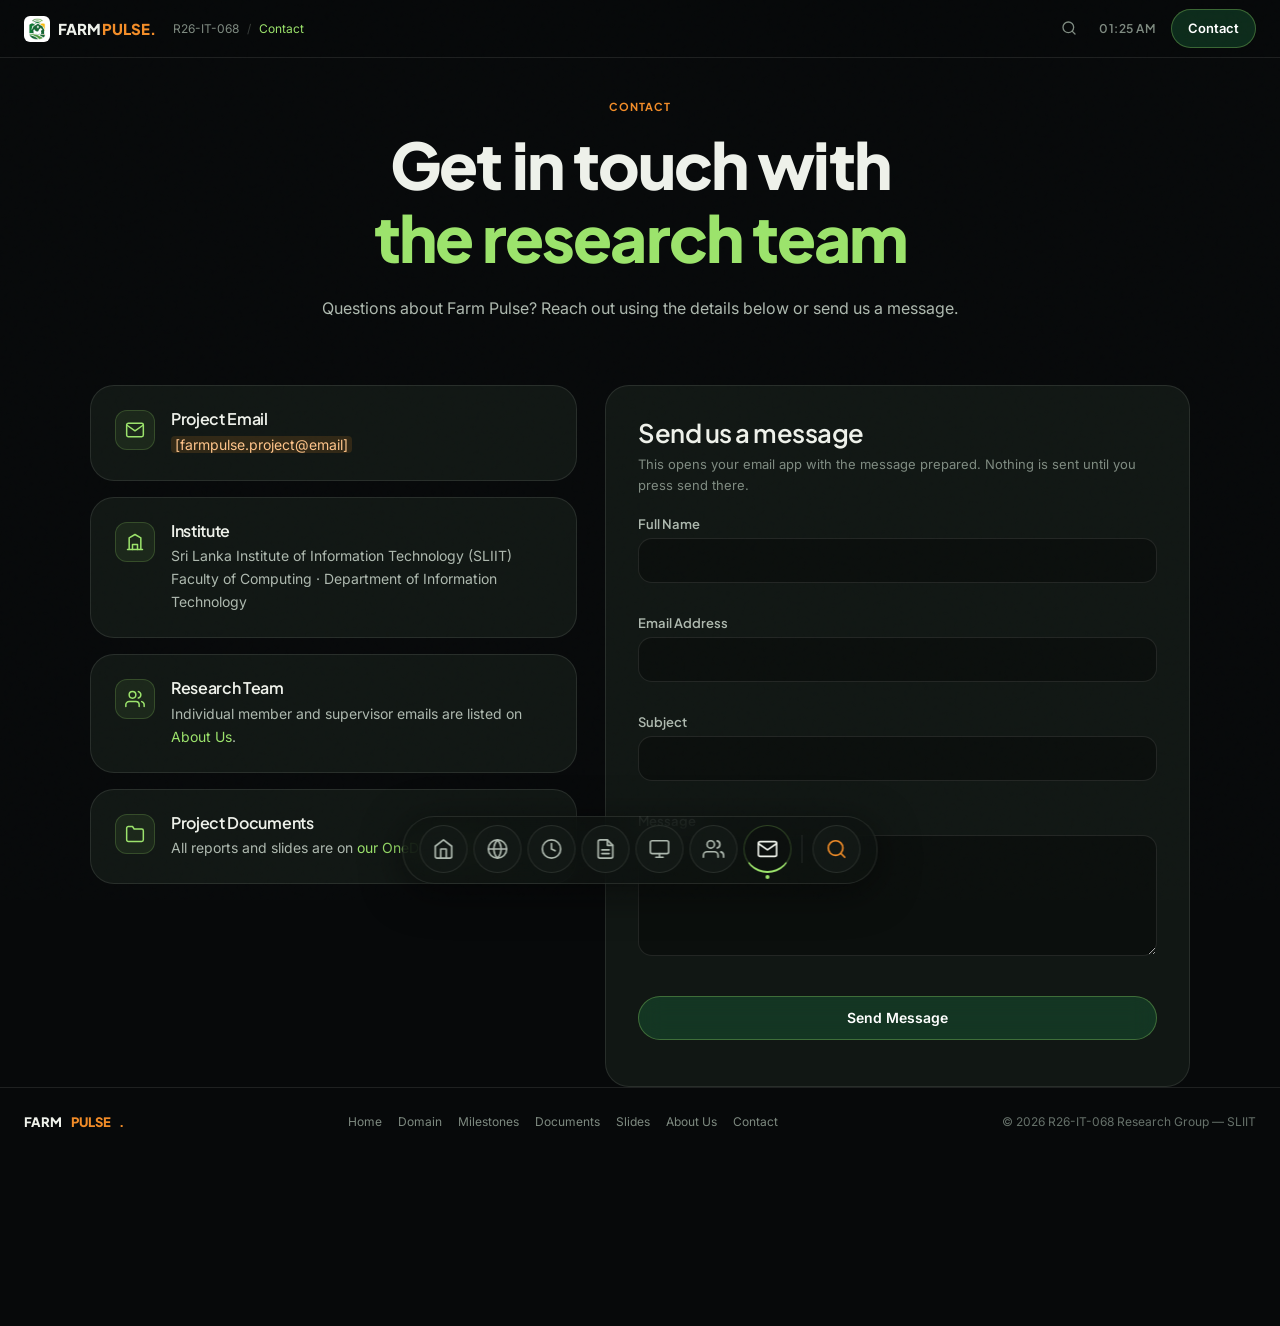
<file: pages/contact.html>
<!DOCTYPE html>
<html lang="en">
<head>
  <meta charset="UTF-8">
  <meta name="viewport" content="width=device-width, initial-scale=1.0">
  <title>Contact — FARM PULSE | R26-IT-068</title>
  <meta name="description" content="Contact the Farm Pulse research team (R26-IT-068, SLIIT).">
  <meta name="theme-color" content="#07090A">
  <meta property="og:title" content="Contact — FARM PULSE | R26-IT-068">
  <meta property="og:description" content="Contact the Farm Pulse research team (R26-IT-068, SLIIT).">
  <link rel="icon" type="image/png" href="../assets/icons/farm-pulse-icon.png">
  <link rel="apple-touch-icon" href="../assets/icons/apple-touch-icon.png">
  <link rel="preconnect" href="https://fonts.googleapis.com">
  <link rel="preconnect" href="https://fonts.gstatic.com" crossorigin>
  <link href="https://fonts.googleapis.com/css2?family=Plus+Jakarta+Sans:wght@400;500;600;700;800&family=Inter:wght@400;500;600;700&display=swap" rel="stylesheet">
  <link rel="stylesheet" href="../css/style.css?v=5">
  <script>document.documentElement.classList.add('js');</script>
</head>
<body data-root="../">
  <a href="#main-content" class="skip-link">Skip to content</a>

  <!-- Spotlight search (Ctrl/⌘ + K) -->
  <div class="spotlight-overlay" role="dialog" aria-modal="true" aria-label="Search" aria-hidden="true">
    <div class="spotlight-window">
      <input type="text" class="spotlight-input" placeholder="Search pages, team, proposals, slides…  (Ctrl/⌘ K)" aria-label="Search the site">
      <div class="spotlight-results" role="listbox"></div>
      <div class="spotlight-footer">
        <div class="spotlight-footer-keys">
          <span><kbd class="spotlight-kbd">↑</kbd><kbd class="spotlight-kbd">↓</kbd> navigate</span>
          <span><kbd class="spotlight-kbd">↵</kbd> open</span>
          <span><kbd class="spotlight-kbd">esc</kbd> close</span>
        </div>
        <span>FARM PULSE Search</span>
      </div>
    </div>
  </div>

  <!-- Top menu bar -->
  <header class="menu-bar">
    <div class="menu-left">
      <a href="../index.html" class="wordmark"><img src="../assets/icons/farm-pulse-icon.png" alt="" width="26" height="26"><span>FARM<span class="pulse">PULSE</span><span class="dot">.</span></span></a>
      <div class="breadcrumbs"><span>R26-IT-068</span><span class="sep">/</span><span class="text-lime">Contact</span></div>
    </div>
    <div class="menu-right">
      <button class="search-btn" type="button" aria-label="Search"><svg viewBox="0 0 24 24" aria-hidden="true"><circle cx="11" cy="11" r="8"/><line x1="21" y1="21" x2="16.65" y2="16.65"/></svg></button>
      <div class="clock" id="nav-clock" aria-hidden="true"></div>
      <a href="contact.html" class="pill-button sm">Contact</a>
    </div>
  </header>

  <main id="main-content" class="page-main">
    <div class="container">
      <div class="page-head" data-rev="0">
        <div class="label">Contact</div>
        <h1>Get in touch with<br><span class="text-lime">the research team</span></h1>
        <p>Questions about Farm Pulse? Reach out using the details below or send us a message.</p>
      </div>

      <div class="contact-layout">
        <div class="contact-cards">
          <div class="contact-card" data-rev="0">
            <div class="icon-chip"><svg viewBox="0 0 24 24" aria-hidden="true"><path d="M4 4h16c1.1 0 2 .9 2 2v12c0 1.1-.9 2-2 2H4c-1.1 0-2-.9-2-2V6c0-1.1.9-2 2-2z"/><polyline points="22,6 12,13 2,6"/></svg></div>
            <div><h3>Project Email</h3><p><span class="ph">[farmpulse.project@email]</span></p></div>
          </div>
          <div class="contact-card" data-rev="60">
            <div class="icon-chip"><svg viewBox="0 0 24 24" aria-hidden="true"><path d="M3 21h18M5 21V7l7-4 7 4v14"/><path d="M9 21v-6h6v6"/></svg></div>
            <div><h3>Institute</h3><p>Sri Lanka Institute of Information Technology (SLIIT)<br>Faculty of Computing · Department of Information Technology</p></div>
          </div>
          <div class="contact-card" data-rev="120">
            <div class="icon-chip"><svg viewBox="0 0 24 24" aria-hidden="true"><path d="M17 21v-2a4 4 0 0 0-4-4H5a4 4 0 0 0-4 4v2"/><circle cx="9" cy="7" r="4"/><path d="M23 21v-2a4 4 0 0 0-3-3.87"/><path d="M16 3.13a4 4 0 0 1 0 7.75"/></svg></div>
            <div><h3>Research Team</h3><p>Individual member and supervisor emails are listed on <a href="about.html">About Us</a>.</p></div>
          </div>
          <div class="contact-card" data-rev="180">
            <div class="icon-chip"><svg viewBox="0 0 24 24" aria-hidden="true"><path d="M22 19a2 2 0 0 1-2 2H4a2 2 0 0 1-2-2V5a2 2 0 0 1 2-2h5l2 3h9a2 2 0 0 1 2 2z"/></svg></div>
            <div><h3>Project Documents</h3><p>All reports and slides are on <a data-folder-link href="https://mysliit-my.sharepoint.com/:f:/g/personal/it22139962_my_sliit_lk/IgDKHRvksy9FRKCoqbvObgRlAdgXMo5ZBW5LAZIUy0NBUAA?e=j5uWRE" target="_blank" rel="noopener">our OneDrive folder ↗</a>.</p></div>
          </div>
        </div>

        <!-- EDIT: set the project email in js/script.js (CONTACT_EMAIL) and in the form action below -->
        <form class="contact-form" id="contact-form" action="mailto:farmpulse.project@example.com" method="post" enctype="text/plain" novalidate data-rev="60">
          <h3>Send us a message</h3>
          <p class="form-note">This opens your email app with the message prepared. Nothing is sent until you press send there.</p>
          <div class="field">
            <label for="cf-name">Full Name</label>
            <input id="cf-name" name="name" type="text" autocomplete="name" required maxlength="80" aria-describedby="cf-name-err">
            <p class="field-error" id="cf-name-err" aria-live="polite"></p>
          </div>
          <div class="field">
            <label for="cf-email">Email Address</label>
            <input id="cf-email" name="email" type="email" autocomplete="email" required maxlength="120" aria-describedby="cf-email-err">
            <p class="field-error" id="cf-email-err" aria-live="polite"></p>
          </div>
          <div class="field">
            <label for="cf-subject">Subject</label>
            <input id="cf-subject" name="subject" type="text" required maxlength="120" aria-describedby="cf-subject-err">
            <p class="field-error" id="cf-subject-err" aria-live="polite"></p>
          </div>
          <div class="field">
            <label for="cf-message">Message</label>
            <textarea id="cf-message" name="message" rows="5" required maxlength="2000" aria-describedby="cf-message-err"></textarea>
            <p class="field-error" id="cf-message-err" aria-live="polite"></p>
          </div>
          <button class="pill-button block" type="submit">Send Message</button>
          <p class="form-status" id="form-status" role="status"></p>
        </form>
      </div>
    </div>
    <footer class="footer-strip">
      <span class="wordmark" style="font-size:13px;">FARM<span class="pulse">PULSE</span><span class="dot">.</span></span>
      <nav class="footer-links" aria-label="Footer"><a href="../index.html">Home</a> <a href="domain.html">Domain</a> <a href="milestones.html">Milestones</a> <a href="documents.html">Documents</a> <a href="slides.html">Slides</a> <a href="about.html">About Us</a> <a href="contact.html">Contact</a></nav>
      <span>&copy; <span id="year">2026</span> R26-IT-068 Research Group — SLIIT</span>
    </footer>
  </main>

  <!-- Bottom dock navigation -->
  <nav class="dock-container" aria-label="Site navigation">
    <div class="dock">
      <a href="../index.html" class="dock-item" aria-label="Home">
        <div class="dock-icon"><svg viewBox="0 0 24 24" aria-hidden="true"><path d="M3 9l9-7 9 7v11a2 2 0 0 1-2 2H5a2 2 0 0 1-2-2z"/><polyline points="9 22 9 12 15 12 15 22"/></svg></div><div class="dock-tooltip">Home</div>
      </a>
      <a href="domain.html" class="dock-item" aria-label="Domain">
        <div class="dock-icon"><svg viewBox="0 0 24 24" aria-hidden="true"><circle cx="12" cy="12" r="10"/><line x1="2" y1="12" x2="22" y2="12"/><path d="M12 2a15.3 15.3 0 0 1 4 10 15.3 15.3 0 0 1-4 10 15.3 15.3 0 0 1-4-10 15.3 15.3 0 0 1 4-10z"/></svg></div><div class="dock-tooltip">Domain</div>
      </a>
      <a href="milestones.html" class="dock-item" aria-label="Milestones">
        <div class="dock-icon"><svg viewBox="0 0 24 24" aria-hidden="true"><circle cx="12" cy="12" r="10"/><polyline points="12 6 12 12 16 14"/></svg></div><div class="dock-tooltip">Milestones</div>
      </a>
      <a href="documents.html" class="dock-item" aria-label="Documents">
        <div class="dock-icon"><svg viewBox="0 0 24 24" aria-hidden="true"><path d="M14 2H6a2 2 0 0 0-2 2v16a2 2 0 0 0 2 2h12a2 2 0 0 0 2-2V8z"/><polyline points="14 2 14 8 20 8"/><line x1="16" y1="13" x2="8" y2="13"/><line x1="16" y1="17" x2="8" y2="17"/></svg></div><div class="dock-tooltip">Documents</div>
      </a>
      <a href="slides.html" class="dock-item" aria-label="Slides">
        <div class="dock-icon"><svg viewBox="0 0 24 24" aria-hidden="true"><rect x="2" y="3" width="20" height="14" rx="2" ry="2"/><line x1="8" y1="21" x2="16" y2="21"/><line x1="12" y1="17" x2="12" y2="21"/></svg></div><div class="dock-tooltip">Slides</div>
      </a>
      <a href="about.html" class="dock-item" aria-label="About Us">
        <div class="dock-icon"><svg viewBox="0 0 24 24" aria-hidden="true"><path d="M17 21v-2a4 4 0 0 0-4-4H5a4 4 0 0 0-4 4v2"/><circle cx="9" cy="7" r="4"/><path d="M23 21v-2a4 4 0 0 0-3-3.87"/><path d="M16 3.13a4 4 0 0 1 0 7.75"/></svg></div><div class="dock-tooltip">About Us</div>
      </a>
      <a href="contact.html" class="dock-item active" aria-label="Contact" aria-current="page">
        <div class="dock-icon"><svg viewBox="0 0 24 24" aria-hidden="true"><path d="M4 4h16c1.1 0 2 .9 2 2v12c0 1.1-.9 2-2 2H4c-1.1 0-2-.9-2-2V6c0-1.1.9-2 2-2z"/><polyline points="22,6 12,13 2,6"/></svg></div><div class="dock-tooltip">Contact</div>
      </a>
      <div class="dock-divider" aria-hidden="true"></div>
      <button class="dock-item search-btn" type="button" aria-label="Search">
        <div class="dock-icon"><svg viewBox="0 0 24 24" aria-hidden="true"><circle cx="11" cy="11" r="8"/><line x1="21" y1="21" x2="16.65" y2="16.65"/></svg></div><div class="dock-tooltip">Search (Ctrl K)</div>
      </button>
    </div>
  </nav>

  <script src="../js/links.js?v=5"></script>
  <script src="../js/script.js?v=5"></script>
</body>
</html>
</file>
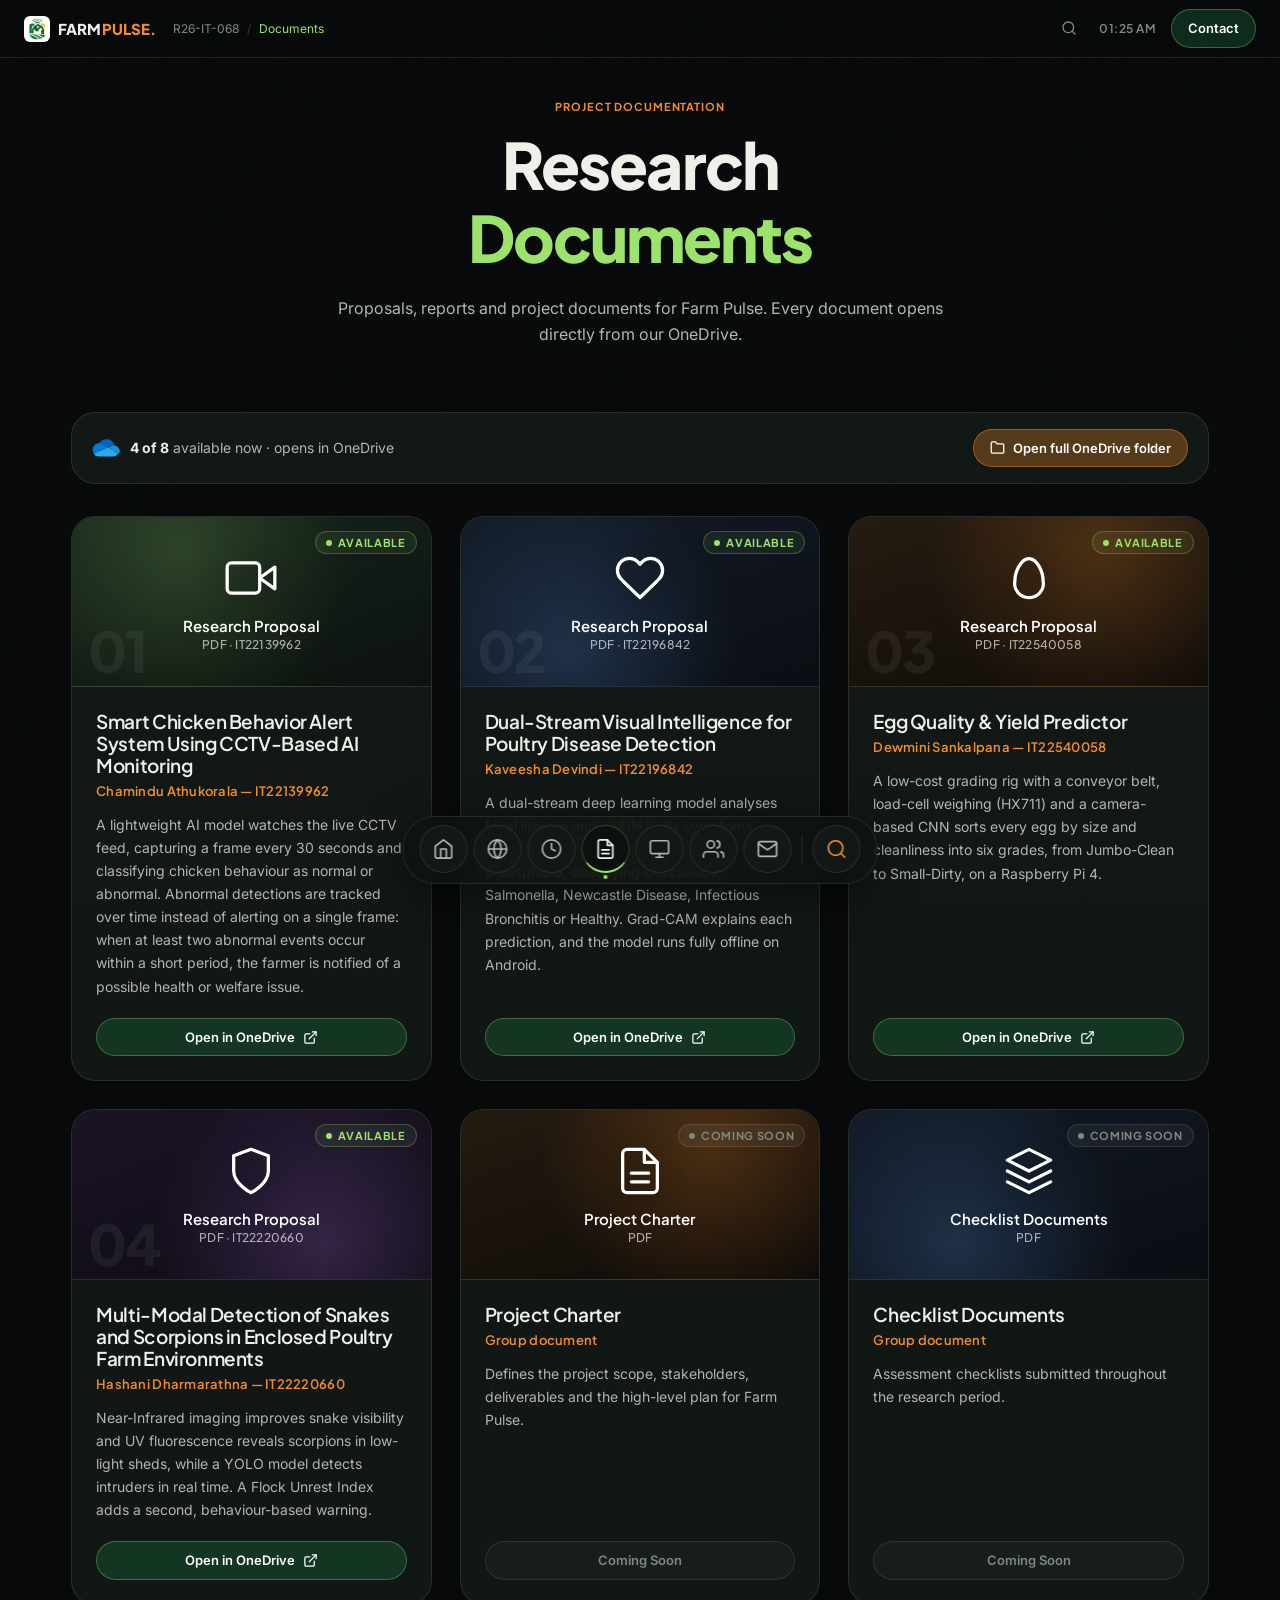
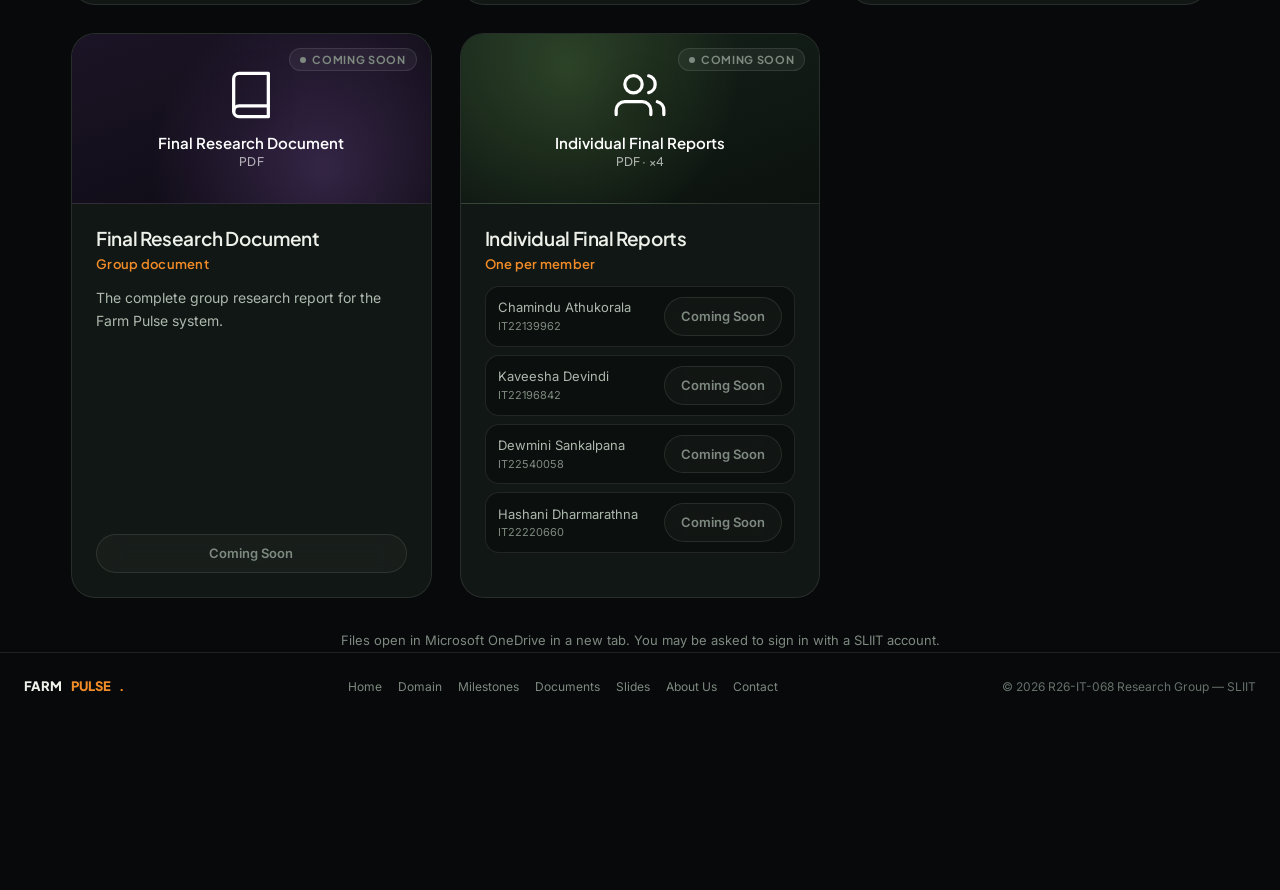
<file: pages/documents.html>
<!DOCTYPE html>
<html lang="en">
<head>
  <meta charset="UTF-8">
  <meta name="viewport" content="width=device-width, initial-scale=1.0">
  <title>Documents — FARM PULSE | R26-IT-068</title>
  <meta name="description" content="Farm Pulse research proposals, project charter, checklists and final reports, opened from OneDrive.">
  <meta name="theme-color" content="#07090A">
  <meta property="og:title" content="Documents — FARM PULSE | R26-IT-068">
  <meta property="og:description" content="Farm Pulse research proposals, project charter, checklists and final reports, opened from OneDrive.">
  <link rel="icon" type="image/png" href="../assets/icons/farm-pulse-icon.png">
  <link rel="apple-touch-icon" href="../assets/icons/apple-touch-icon.png">
  <link rel="preconnect" href="https://fonts.googleapis.com">
  <link rel="preconnect" href="https://fonts.gstatic.com" crossorigin>
  <link href="https://fonts.googleapis.com/css2?family=Plus+Jakarta+Sans:wght@400;500;600;700;800&family=Inter:wght@400;500;600;700&display=swap" rel="stylesheet">
  <link rel="stylesheet" href="../css/style.css?v=5">
  <script>document.documentElement.classList.add('js');</script>
</head>
<body data-root="../">
  <a href="#main-content" class="skip-link">Skip to content</a>

  <!-- Spotlight search (Ctrl/⌘ + K) -->
  <div class="spotlight-overlay" role="dialog" aria-modal="true" aria-label="Search" aria-hidden="true">
    <div class="spotlight-window">
      <input type="text" class="spotlight-input" placeholder="Search pages, team, proposals, slides…  (Ctrl/⌘ K)" aria-label="Search the site">
      <div class="spotlight-results" role="listbox"></div>
      <div class="spotlight-footer">
        <div class="spotlight-footer-keys">
          <span><kbd class="spotlight-kbd">↑</kbd><kbd class="spotlight-kbd">↓</kbd> navigate</span>
          <span><kbd class="spotlight-kbd">↵</kbd> open</span>
          <span><kbd class="spotlight-kbd">esc</kbd> close</span>
        </div>
        <span>FARM PULSE Search</span>
      </div>
    </div>
  </div>

  <!-- Top menu bar -->
  <header class="menu-bar">
    <div class="menu-left">
      <a href="../index.html" class="wordmark"><img src="../assets/icons/farm-pulse-icon.png" alt="" width="26" height="26"><span>FARM<span class="pulse">PULSE</span><span class="dot">.</span></span></a>
      <div class="breadcrumbs"><span>R26-IT-068</span><span class="sep">/</span><span class="text-lime">Documents</span></div>
    </div>
    <div class="menu-right">
      <button class="search-btn" type="button" aria-label="Search"><svg viewBox="0 0 24 24" aria-hidden="true"><circle cx="11" cy="11" r="8"/><line x1="21" y1="21" x2="16.65" y2="16.65"/></svg></button>
      <div class="clock" id="nav-clock" aria-hidden="true"></div>
      <a href="contact.html" class="pill-button sm">Contact</a>
    </div>
  </header>

  <main id="main-content" class="page-main">
    <div class="container">
      <div class="page-head" data-rev="0">
        <div class="label">Project Documentation</div>
        <h1>Research<br><span class="text-lime">Documents</span></h1>
        <p>Proposals, reports and project documents for Farm Pulse. Every document opens directly from our OneDrive.</p>
      </div>

      <div class="library-bar" data-rev="0">
        <div class="onedrive-badge"><svg viewBox="0 0 32 32" aria-hidden="true"><path fill="#0364B8" d="M12.2 11.4l6.6 4 3.9-1.7a6.3 6.3 0 0 1 2.6-.5h.4a9.6 9.6 0 0 0-17.3-2.9h.1a7.6 7.6 0 0 1 3.7 1.1z"/><path fill="#0078D4" d="M12.2 11.4a7.6 7.6 0 0 0-3.7-1.1h-.1a7.7 7.7 0 0 0-6.2 12.1l5.8-2.4 2.6-1.1 5.7-2.4 3-1.2z"/><path fill="#1490DF" d="M25.7 13.2h-.4a6.3 6.3 0 0 0-2.6.5l-3.9 1.7 1.1.7 3.7 2.2 1.6 1 5.6 3.4a6.3 6.3 0 0 0-5.1-9.5z"/><path fill="#28A8EA" d="M25.2 19.3l-1.6-1-3.7-2.2-1.1-.7-3 1.2-5.7 2.4-2.6 1.1-5.8 2.4a7.7 7.7 0 0 0 6.3 3.3h16.2a6.3 6.3 0 0 0 5.6-3.4z"/></svg><p data-library-summary="doc-grid">Documents are hosted on <strong>OneDrive</strong> (SLIIT).</p></div>
        <a class="pill-button sm orange" data-folder-link href="https://mysliit-my.sharepoint.com/:f:/g/personal/it22139962_my_sliit_lk/IgDKHRvksy9FRKCoqbvObgRlAdgXMo5ZBW5LAZIUy0NBUAA?e=j5uWRE" target="_blank" rel="noopener"><svg viewBox="0 0 24 24" aria-hidden="true"><path d="M22 19a2 2 0 0 1-2 2H4a2 2 0 0 1-2-2V5a2 2 0 0 1 2-2h5l2 3h9a2 2 0 0 1 2 2z"/></svg> Open full OneDrive folder</a>
      </div>

      <div class="document-tiles-grid" id="doc-grid">
        <article class="doc-tile" id="proposals" data-rev="0">
          <div class="doc-thumbnail ">
            <span class="status-chip available">Available</span>
            <div class="doc-thumb-icon"><svg viewBox="0 0 24 24" aria-hidden="true"><polygon points="23 7 16 12 23 17 23 7"/><rect x="1" y="5" width="15" height="14" rx="2" ry="2"/></svg></div>
            <div class="doc-thumb-title">Research Proposal</div>
            <div class="doc-thumb-meta">PDF · IT22139962</div>
            <span class="doc-thumb-num">01</span>
          </div>
          <div class="doc-info">
            <h3>Smart Chicken Behavior Alert System Using CCTV-Based AI Monitoring</h3>
            <div class="doc-author">Chamindu Athukorala — IT22139962</div>
            <p>A lightweight AI model watches the live CCTV feed, capturing a frame every 30 seconds and classifying chicken behaviour as normal or abnormal. Abnormal detections are tracked over time instead of alerting on a single frame: when at least two abnormal events occur within a short period, the farmer is notified of a possible health or welfare issue.</p>
            <div class="doc-actions"><a class="pill-button sm block" data-doc="proposal-IT22139962" href="https://mysliit-my.sharepoint.com/:b:/g/personal/it22139962_my_sliit_lk/IQAQHn6vlpQrSasgV9GfIX2_AX1Ve4QRuQuHV3HhQuxBq9w?e=ad9T9b&download=1" target="_blank" rel="noopener">Open in OneDrive <svg viewBox="0 0 24 24" aria-hidden="true"><path d="M18 13v6a2 2 0 0 1-2 2H5a2 2 0 0 1-2-2V8a2 2 0 0 1 2-2h6"/><polyline points="15 3 21 3 21 9"/><line x1="10" y1="14" x2="21" y2="3"/></svg></a></div>
          </div>
        </article>
        <article class="doc-tile" data-rev="60">
          <div class="doc-thumbnail t-blue">
            <span class="status-chip available">Available</span>
            <div class="doc-thumb-icon"><svg viewBox="0 0 24 24" aria-hidden="true"><path d="M20.8 4.6a5.5 5.5 0 0 0-7.8 0L12 5.7l-1-1.1a5.5 5.5 0 0 0-7.8 7.8l1 1.1L12 21l7.8-7.5 1-1.1a5.5 5.5 0 0 0 0-7.8z"/></svg></div>
            <div class="doc-thumb-title">Research Proposal</div>
            <div class="doc-thumb-meta">PDF · IT22196842</div>
            <span class="doc-thumb-num">02</span>
          </div>
          <div class="doc-info">
            <h3>Dual-Stream Visual Intelligence for Poultry Disease Detection</h3>
            <div class="doc-author">Kaveesha Devindi — IT22196842</div>
            <p>A dual-stream deep learning model analyses fecal images and visible body symptoms (eyes, comb, feathers) captured on a smartphone, classifying Coccidiosis, Salmonella, Newcastle Disease, Infectious Bronchitis or Healthy. Grad-CAM explains each prediction, and the model runs fully offline on Android.</p>
            <div class="doc-actions"><a class="pill-button sm block" data-doc="proposal-IT22196842" href="https://mysliit-my.sharepoint.com/:b:/g/personal/it22139962_my_sliit_lk/IQAOTYU5mcHGRbCk-SiTgwIXAZdIMwN_z8SMzmeAcO-LQDc?e=RnPSvU&download=1" target="_blank" rel="noopener">Open in OneDrive <svg viewBox="0 0 24 24" aria-hidden="true"><path d="M18 13v6a2 2 0 0 1-2 2H5a2 2 0 0 1-2-2V8a2 2 0 0 1 2-2h6"/><polyline points="15 3 21 3 21 9"/><line x1="10" y1="14" x2="21" y2="3"/></svg></a></div>
          </div>
        </article>
        <article class="doc-tile" data-rev="120">
          <div class="doc-thumbnail t-orange">
            <span class="status-chip available">Available</span>
            <div class="doc-thumb-icon"><svg viewBox="0 0 24 24" aria-hidden="true"><path d="M12 3c-3.6 0-6.5 6-6.5 10.2A6.5 6.5 0 0 0 12 21a6.5 6.5 0 0 0 6.5-7.8C18.5 9 15.6 3 12 3z"/></svg></div>
            <div class="doc-thumb-title">Research Proposal</div>
            <div class="doc-thumb-meta">PDF · IT22540058</div>
            <span class="doc-thumb-num">03</span>
          </div>
          <div class="doc-info">
            <h3>Egg Quality & Yield Predictor</h3>
            <div class="doc-author">Dewmini Sankalpana — IT22540058</div>
            <p>A low-cost grading rig with a conveyor belt, load-cell weighing (HX711) and a camera-based CNN sorts every egg by size and cleanliness into six grades, from Jumbo-Clean to Small-Dirty, on a Raspberry Pi 4.</p>
            <div class="doc-actions"><a class="pill-button sm block" data-doc="proposal-IT22540058" href="https://mysliit-my.sharepoint.com/:b:/g/personal/it22139962_my_sliit_lk/IQCm5tlsbbv8SY1UsDxMM0OxAemqII01IBWPkVjbH6bQqsY?e=US13Ra&download=1" target="_blank" rel="noopener">Open in OneDrive <svg viewBox="0 0 24 24" aria-hidden="true"><path d="M18 13v6a2 2 0 0 1-2 2H5a2 2 0 0 1-2-2V8a2 2 0 0 1 2-2h6"/><polyline points="15 3 21 3 21 9"/><line x1="10" y1="14" x2="21" y2="3"/></svg></a></div>
          </div>
        </article>
        <article class="doc-tile" data-rev="0">
          <div class="doc-thumbnail t-purple">
            <span class="status-chip available">Available</span>
            <div class="doc-thumb-icon"><svg viewBox="0 0 24 24" aria-hidden="true"><path d="M12 22s8-4 8-10V5l-8-3-8 3v7c0 6 8 10 8 10z"/></svg></div>
            <div class="doc-thumb-title">Research Proposal</div>
            <div class="doc-thumb-meta">PDF · IT22220660</div>
            <span class="doc-thumb-num">04</span>
          </div>
          <div class="doc-info">
            <h3>Multi-Modal Detection of Snakes and Scorpions in Enclosed Poultry Farm Environments</h3>
            <div class="doc-author">Hashani Dharmarathna — IT22220660</div>
            <p>Near-Infrared imaging improves snake visibility and UV fluorescence reveals scorpions in low-light sheds, while a YOLO model detects intruders in real time. A Flock Unrest Index adds a second, behaviour-based warning.</p>
            <div class="doc-actions"><a class="pill-button sm block" data-doc="proposal-IT22220660" href="https://mysliit-my.sharepoint.com/:b:/g/personal/it22139962_my_sliit_lk/IQAFEUtIrufOSqOz1k9p-Qu_AXZoSZUuUTdYKVjOksro14s?e=e66n9p&download=1" target="_blank" rel="noopener">Open in OneDrive <svg viewBox="0 0 24 24" aria-hidden="true"><path d="M18 13v6a2 2 0 0 1-2 2H5a2 2 0 0 1-2-2V8a2 2 0 0 1 2-2h6"/><polyline points="15 3 21 3 21 9"/><line x1="10" y1="14" x2="21" y2="3"/></svg></a></div>
          </div>
        </article>
        <article class="doc-tile is-soon" data-rev="60">
          <div class="doc-thumbnail t-orange">
            <span class="status-chip">Coming Soon</span>
            <div class="doc-thumb-icon"><svg viewBox="0 0 24 24" aria-hidden="true"><path d="M14 2H6a2 2 0 0 0-2 2v16a2 2 0 0 0 2 2h12a2 2 0 0 0 2-2V8z"/><polyline points="14 2 14 8 20 8"/><line x1="16" y1="13" x2="8" y2="13"/><line x1="16" y1="17" x2="8" y2="17"/></svg></div>
            <div class="doc-thumb-title">Project Charter</div>
            <div class="doc-thumb-meta">PDF</div>
          </div>
          <div class="doc-info">
            <h3>Project Charter</h3>
            <div class="doc-author">Group document</div>
            <p>Defines the project scope, stakeholders, deliverables and the high-level plan for Farm Pulse.</p>
            <div class="doc-actions"><span class="pill-button sm block outline disabled" aria-disabled="true" data-doc-soon="project-charter" data-label="Open in OneDrive ↗">Coming Soon</span></div>
          </div>
        </article>
        <article class="doc-tile is-soon" data-rev="120">
          <div class="doc-thumbnail t-blue">
            <span class="status-chip">Coming Soon</span>
            <div class="doc-thumb-icon"><svg viewBox="0 0 24 24" aria-hidden="true"><polygon points="12 2 2 7 12 12 22 7 12 2"/><polyline points="2 17 12 22 22 17"/><polyline points="2 12 12 17 22 12"/></svg></div>
            <div class="doc-thumb-title">Checklist Documents</div>
            <div class="doc-thumb-meta">PDF</div>
          </div>
          <div class="doc-info">
            <h3>Checklist Documents</h3>
            <div class="doc-author">Group document</div>
            <p>Assessment checklists submitted throughout the research period.</p>
            <div class="doc-actions"><span class="pill-button sm block outline disabled" aria-disabled="true" data-doc-soon="checklist" data-label="Open in OneDrive ↗">Coming Soon</span></div>
          </div>
        </article>
        <article class="doc-tile is-soon" data-rev="0">
          <div class="doc-thumbnail t-purple">
            <span class="status-chip">Coming Soon</span>
            <div class="doc-thumb-icon"><svg viewBox="0 0 24 24" aria-hidden="true"><path d="M4 19.5A2.5 2.5 0 0 1 6.5 17H20"/><path d="M6.5 2H20v20H6.5A2.5 2.5 0 0 1 4 19.5v-15A2.5 2.5 0 0 1 6.5 2z"/></svg></div>
            <div class="doc-thumb-title">Final Research Document</div>
            <div class="doc-thumb-meta">PDF</div>
          </div>
          <div class="doc-info">
            <h3>Final Research Document</h3>
            <div class="doc-author">Group document</div>
            <p>The complete group research report for the Farm Pulse system.</p>
            <div class="doc-actions"><span class="pill-button sm block outline disabled" aria-disabled="true" data-doc-soon="final-report" data-label="Open in OneDrive ↗">Coming Soon</span></div>
          </div>
        </article>
        <article class="doc-tile is-soon" data-rev="60">
          <div class="doc-thumbnail">
            <span class="status-chip">Coming Soon</span>
            <div class="doc-thumb-icon"><svg viewBox="0 0 24 24" aria-hidden="true"><path d="M17 21v-2a4 4 0 0 0-4-4H5a4 4 0 0 0-4 4v2"/><circle cx="9" cy="7" r="4"/><path d="M23 21v-2a4 4 0 0 0-3-3.87"/><path d="M16 3.13a4 4 0 0 1 0 7.75"/></svg></div>
            <div class="doc-thumb-title">Individual Final Reports</div>
            <div class="doc-thumb-meta">PDF · ×4</div>
          </div>
          <div class="doc-info">
            <h3>Individual Final Reports</h3>
            <div class="doc-author">One per member</div>
            <ul class="doc-sublist">
              <li><span>Chamindu Athukorala<small>IT22139962</small></span><span class="pill-button sm outline disabled" aria-disabled="true" data-doc-soon="final-IT22139962" data-label="Open ↗">Coming Soon</span></li>
              <li><span>Kaveesha Devindi<small>IT22196842</small></span><span class="pill-button sm outline disabled" aria-disabled="true" data-doc-soon="final-IT22196842" data-label="Open ↗">Coming Soon</span></li>
              <li><span>Dewmini Sankalpana<small>IT22540058</small></span><span class="pill-button sm outline disabled" aria-disabled="true" data-doc-soon="final-IT22540058" data-label="Open ↗">Coming Soon</span></li>
              <li><span>Hashani Dharmarathna<small>IT22220660</small></span><span class="pill-button sm outline disabled" aria-disabled="true" data-doc-soon="final-IT22220660" data-label="Open ↗">Coming Soon</span></li>
            </ul>
          </div>
        </article>
      </div>
      <p class="note">Files open in Microsoft OneDrive in a new tab. You may be asked to sign in with a SLIIT account.</p>
    </div>
    <footer class="footer-strip">
      <span class="wordmark" style="font-size:13px;">FARM<span class="pulse">PULSE</span><span class="dot">.</span></span>
      <nav class="footer-links" aria-label="Footer"><a href="../index.html">Home</a> <a href="domain.html">Domain</a> <a href="milestones.html">Milestones</a> <a href="documents.html">Documents</a> <a href="slides.html">Slides</a> <a href="about.html">About Us</a> <a href="contact.html">Contact</a></nav>
      <span>&copy; <span id="year">2026</span> R26-IT-068 Research Group — SLIIT</span>
    </footer>
  </main>

  <!-- Bottom dock navigation -->
  <nav class="dock-container" aria-label="Site navigation">
    <div class="dock">
      <a href="../index.html" class="dock-item" aria-label="Home">
        <div class="dock-icon"><svg viewBox="0 0 24 24" aria-hidden="true"><path d="M3 9l9-7 9 7v11a2 2 0 0 1-2 2H5a2 2 0 0 1-2-2z"/><polyline points="9 22 9 12 15 12 15 22"/></svg></div><div class="dock-tooltip">Home</div>
      </a>
      <a href="domain.html" class="dock-item" aria-label="Domain">
        <div class="dock-icon"><svg viewBox="0 0 24 24" aria-hidden="true"><circle cx="12" cy="12" r="10"/><line x1="2" y1="12" x2="22" y2="12"/><path d="M12 2a15.3 15.3 0 0 1 4 10 15.3 15.3 0 0 1-4 10 15.3 15.3 0 0 1-4-10 15.3 15.3 0 0 1 4-10z"/></svg></div><div class="dock-tooltip">Domain</div>
      </a>
      <a href="milestones.html" class="dock-item" aria-label="Milestones">
        <div class="dock-icon"><svg viewBox="0 0 24 24" aria-hidden="true"><circle cx="12" cy="12" r="10"/><polyline points="12 6 12 12 16 14"/></svg></div><div class="dock-tooltip">Milestones</div>
      </a>
      <a href="documents.html" class="dock-item active" aria-label="Documents" aria-current="page">
        <div class="dock-icon"><svg viewBox="0 0 24 24" aria-hidden="true"><path d="M14 2H6a2 2 0 0 0-2 2v16a2 2 0 0 0 2 2h12a2 2 0 0 0 2-2V8z"/><polyline points="14 2 14 8 20 8"/><line x1="16" y1="13" x2="8" y2="13"/><line x1="16" y1="17" x2="8" y2="17"/></svg></div><div class="dock-tooltip">Documents</div>
      </a>
      <a href="slides.html" class="dock-item" aria-label="Slides">
        <div class="dock-icon"><svg viewBox="0 0 24 24" aria-hidden="true"><rect x="2" y="3" width="20" height="14" rx="2" ry="2"/><line x1="8" y1="21" x2="16" y2="21"/><line x1="12" y1="17" x2="12" y2="21"/></svg></div><div class="dock-tooltip">Slides</div>
      </a>
      <a href="about.html" class="dock-item" aria-label="About Us">
        <div class="dock-icon"><svg viewBox="0 0 24 24" aria-hidden="true"><path d="M17 21v-2a4 4 0 0 0-4-4H5a4 4 0 0 0-4 4v2"/><circle cx="9" cy="7" r="4"/><path d="M23 21v-2a4 4 0 0 0-3-3.87"/><path d="M16 3.13a4 4 0 0 1 0 7.75"/></svg></div><div class="dock-tooltip">About Us</div>
      </a>
      <a href="contact.html" class="dock-item" aria-label="Contact">
        <div class="dock-icon"><svg viewBox="0 0 24 24" aria-hidden="true"><path d="M4 4h16c1.1 0 2 .9 2 2v12c0 1.1-.9 2-2 2H4c-1.1 0-2-.9-2-2V6c0-1.1.9-2 2-2z"/><polyline points="22,6 12,13 2,6"/></svg></div><div class="dock-tooltip">Contact</div>
      </a>
      <div class="dock-divider" aria-hidden="true"></div>
      <button class="dock-item search-btn" type="button" aria-label="Search">
        <div class="dock-icon"><svg viewBox="0 0 24 24" aria-hidden="true"><circle cx="11" cy="11" r="8"/><line x1="21" y1="21" x2="16.65" y2="16.65"/></svg></div><div class="dock-tooltip">Search (Ctrl K)</div>
      </button>
    </div>
  </nav>

  <script src="../js/links.js?v=5"></script>
  <script src="../js/script.js?v=5"></script>
</body>
</html>
</file>
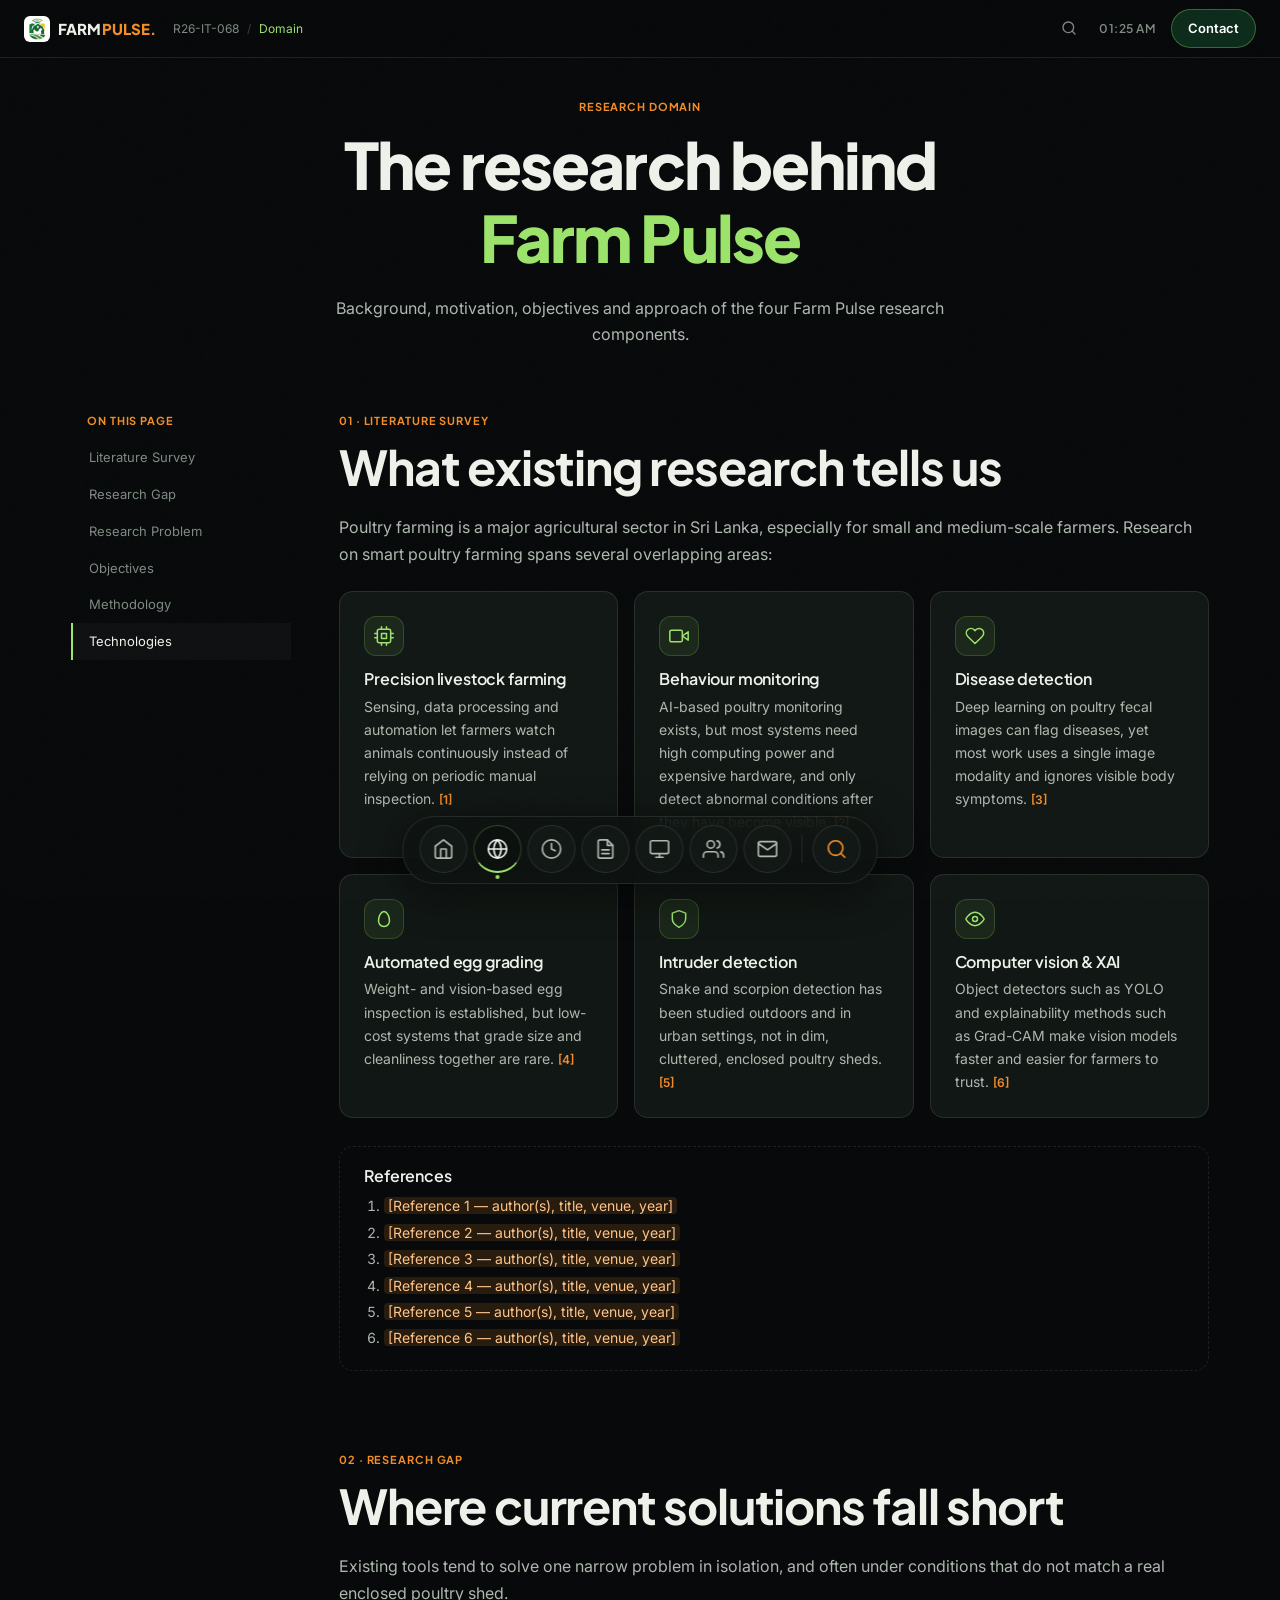
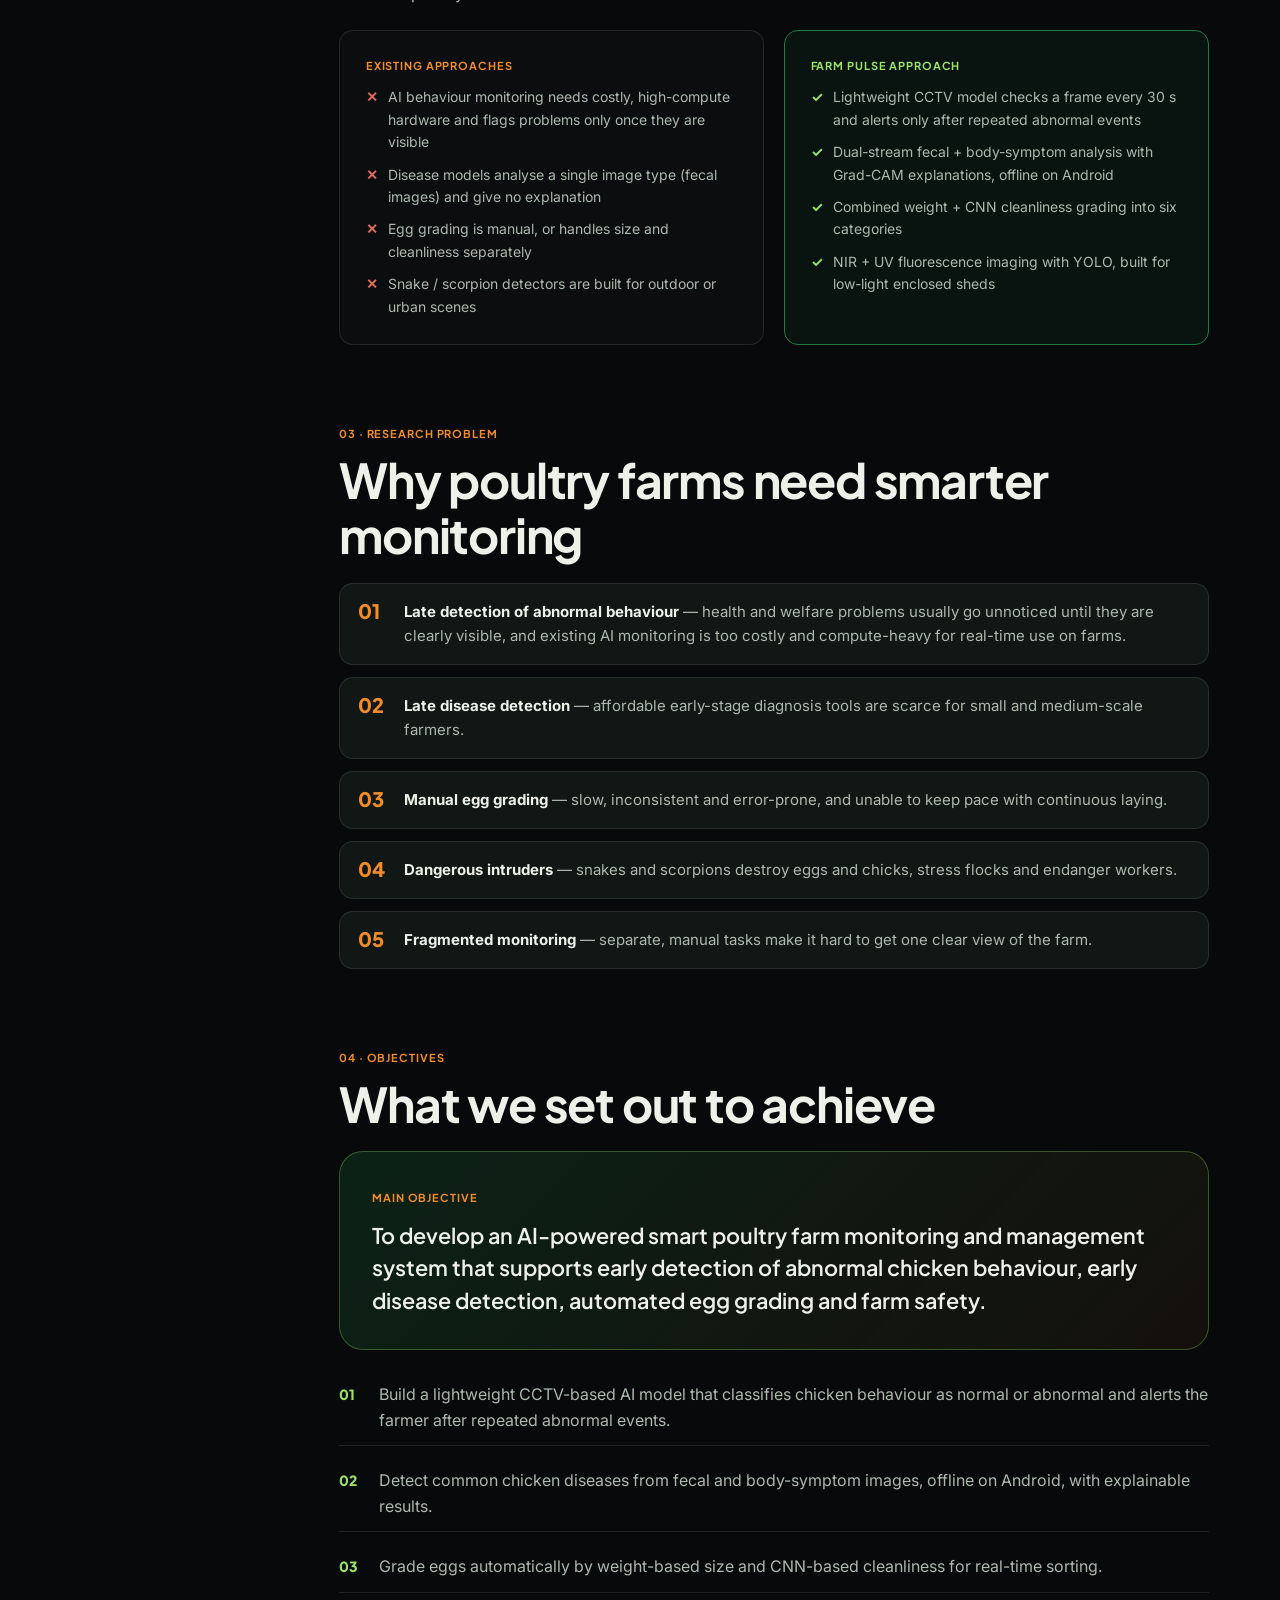
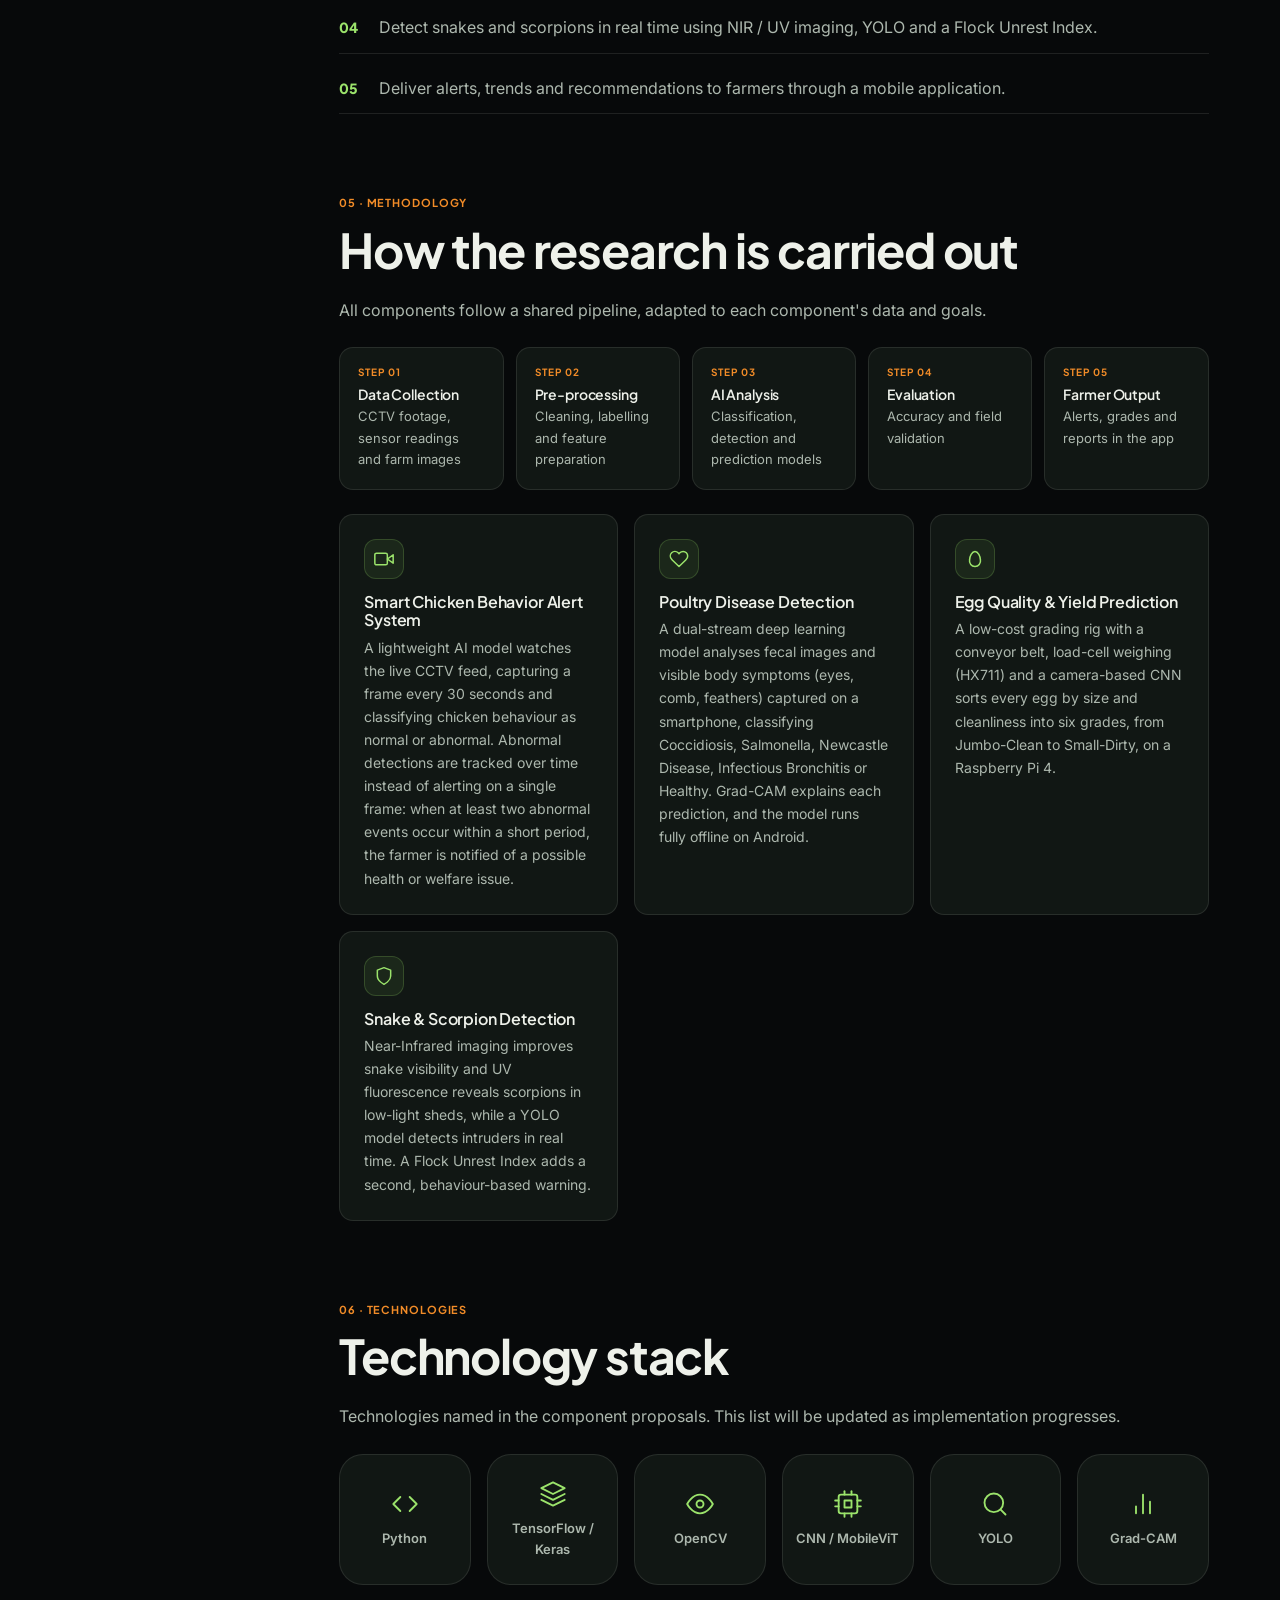
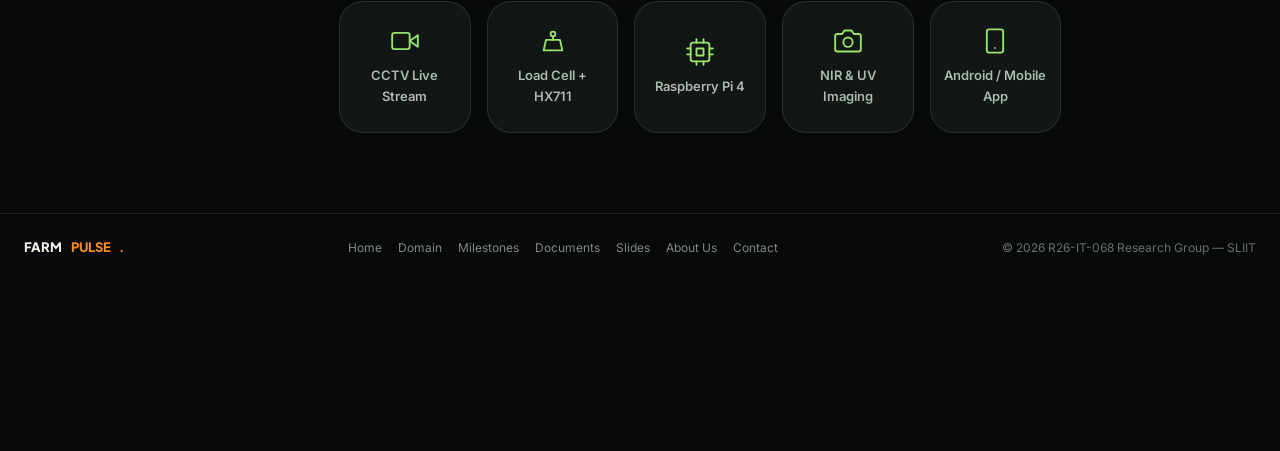
<file: pages/domain.html>
<!DOCTYPE html>
<html lang="en">
<head>
  <meta charset="UTF-8">
  <meta name="viewport" content="width=device-width, initial-scale=1.0">
  <title>Domain — FARM PULSE | R26-IT-068</title>
  <meta name="description" content="Literature survey, research gap, problem, objectives, methodology and technologies of the Farm Pulse research project.">
  <meta name="theme-color" content="#07090A">
  <meta property="og:title" content="Domain — FARM PULSE | R26-IT-068">
  <meta property="og:description" content="Literature survey, research gap, problem, objectives, methodology and technologies of the Farm Pulse research project.">
  <link rel="icon" type="image/png" href="../assets/icons/farm-pulse-icon.png">
  <link rel="apple-touch-icon" href="../assets/icons/apple-touch-icon.png">
  <link rel="preconnect" href="https://fonts.googleapis.com">
  <link rel="preconnect" href="https://fonts.gstatic.com" crossorigin>
  <link href="https://fonts.googleapis.com/css2?family=Plus+Jakarta+Sans:wght@400;500;600;700;800&family=Inter:wght@400;500;600;700&display=swap" rel="stylesheet">
  <link rel="stylesheet" href="../css/style.css?v=5">
  <script>document.documentElement.classList.add('js');</script>
</head>
<body data-root="../">
  <a href="#main-content" class="skip-link">Skip to content</a>

  <!-- Spotlight search (Ctrl/⌘ + K) -->
  <div class="spotlight-overlay" role="dialog" aria-modal="true" aria-label="Search" aria-hidden="true">
    <div class="spotlight-window">
      <input type="text" class="spotlight-input" placeholder="Search pages, team, proposals, slides…  (Ctrl/⌘ K)" aria-label="Search the site">
      <div class="spotlight-results" role="listbox"></div>
      <div class="spotlight-footer">
        <div class="spotlight-footer-keys">
          <span><kbd class="spotlight-kbd">↑</kbd><kbd class="spotlight-kbd">↓</kbd> navigate</span>
          <span><kbd class="spotlight-kbd">↵</kbd> open</span>
          <span><kbd class="spotlight-kbd">esc</kbd> close</span>
        </div>
        <span>FARM PULSE Search</span>
      </div>
    </div>
  </div>

  <!-- Top menu bar -->
  <header class="menu-bar">
    <div class="menu-left">
      <a href="../index.html" class="wordmark"><img src="../assets/icons/farm-pulse-icon.png" alt="" width="26" height="26"><span>FARM<span class="pulse">PULSE</span><span class="dot">.</span></span></a>
      <div class="breadcrumbs"><span>R26-IT-068</span><span class="sep">/</span><span class="text-lime">Domain</span></div>
    </div>
    <div class="menu-right">
      <button class="search-btn" type="button" aria-label="Search"><svg viewBox="0 0 24 24" aria-hidden="true"><circle cx="11" cy="11" r="8"/><line x1="21" y1="21" x2="16.65" y2="16.65"/></svg></button>
      <div class="clock" id="nav-clock" aria-hidden="true"></div>
      <a href="contact.html" class="pill-button sm">Contact</a>
    </div>
  </header>

  <main id="main-content" class="page-main">
    <div class="container">
      <div class="page-head" data-rev="0">
        <div class="label">Research Domain</div>
        <h1>The research behind<br><span class="text-lime">Farm Pulse</span></h1>
        <p>Background, motivation, objectives and approach of the four Farm Pulse research components.</p>
      </div>

      <div class="domain-layout">
        <aside class="sidebar" aria-label="On this page">
          <span class="label">On this page</span>
          <a class="spy-link" href="#literature">Literature Survey</a>
          <a class="spy-link" href="#gap">Research Gap</a>
          <a class="spy-link" href="#problem">Research Problem</a>
          <a class="spy-link" href="#objectives">Objectives</a>
          <a class="spy-link" href="#methodology">Methodology</a>
          <a class="spy-link" href="#technologies">Technologies</a>
        </aside>

        <div>
          <section class="content-section" id="literature" data-rev="0">
            <div class="label">01 · Literature Survey</div>
            <h2>What existing research tells us</h2>
            <p>Poultry farming is a major agricultural sector in Sri Lanka, especially for small and medium-scale farmers. Research on smart poultry farming spans several overlapping areas:</p>
            <div class="card-grid">
              <div class="info-card"><div class="icon-chip"><svg viewBox="0 0 24 24" aria-hidden="true"><rect x="4" y="4" width="16" height="16" rx="2"/><rect x="9" y="9" width="6" height="6"/><line x1="9" y1="1" x2="9" y2="4"/><line x1="15" y1="1" x2="15" y2="4"/><line x1="9" y1="20" x2="9" y2="23"/><line x1="15" y1="20" x2="15" y2="23"/><line x1="20" y1="9" x2="23" y2="9"/><line x1="20" y1="14" x2="23" y2="14"/><line x1="1" y1="9" x2="4" y2="9"/><line x1="1" y1="14" x2="4" y2="14"/></svg></div><h4>Precision livestock farming</h4><p>Sensing, data processing and automation let farmers watch animals continuously instead of relying on periodic manual inspection. <span class="cite">[1]</span></p></div>
              <div class="info-card"><div class="icon-chip"><svg viewBox="0 0 24 24" aria-hidden="true"><polygon points="23 7 16 12 23 17 23 7"/><rect x="1" y="5" width="15" height="14" rx="2" ry="2"/></svg></div><h4>Behaviour monitoring</h4><p>AI-based poultry monitoring exists, but most systems need high computing power and expensive hardware, and only detect abnormal conditions after they have become visible. <span class="cite">[2]</span></p></div>
              <div class="info-card"><div class="icon-chip"><svg viewBox="0 0 24 24" aria-hidden="true"><path d="M20.8 4.6a5.5 5.5 0 0 0-7.8 0L12 5.7l-1-1.1a5.5 5.5 0 0 0-7.8 7.8l1 1.1L12 21l7.8-7.5 1-1.1a5.5 5.5 0 0 0 0-7.8z"/></svg></div><h4>Disease detection</h4><p>Deep learning on poultry fecal images can flag diseases, yet most work uses a single image modality and ignores visible body symptoms. <span class="cite">[3]</span></p></div>
              <div class="info-card"><div class="icon-chip"><svg viewBox="0 0 24 24" aria-hidden="true"><path d="M12 3c-3.6 0-6.5 6-6.5 10.2A6.5 6.5 0 0 0 12 21a6.5 6.5 0 0 0 6.5-7.8C18.5 9 15.6 3 12 3z"/></svg></div><h4>Automated egg grading</h4><p>Weight- and vision-based egg inspection is established, but low-cost systems that grade size and cleanliness together are rare. <span class="cite">[4]</span></p></div>
              <div class="info-card"><div class="icon-chip"><svg viewBox="0 0 24 24" aria-hidden="true"><path d="M12 22s8-4 8-10V5l-8-3-8 3v7c0 6 8 10 8 10z"/></svg></div><h4>Intruder detection</h4><p>Snake and scorpion detection has been studied outdoors and in urban settings, not in dim, cluttered, enclosed poultry sheds. <span class="cite">[5]</span></p></div>
              <div class="info-card"><div class="icon-chip"><svg viewBox="0 0 24 24" aria-hidden="true"><path d="M1 12s4-8 11-8 11 8 11 8-4 8-11 8-11-8-11-8z"/><circle cx="12" cy="12" r="3"/></svg></div><h4>Computer vision & XAI</h4><p>Object detectors such as YOLO and explainability methods such as Grad-CAM make vision models faster and easier for farmers to trust. <span class="cite">[6]</span></p></div>
            </div>
            <!-- EDIT: replace each placeholder with a real citation (IEEE / APA) -->
            <div class="ref-box">
              <h4>References</h4>
              <ol>
                <li><span class="ph">[Reference 1 — author(s), title, venue, year]</span></li>
                <li><span class="ph">[Reference 2 — author(s), title, venue, year]</span></li>
                <li><span class="ph">[Reference 3 — author(s), title, venue, year]</span></li>
                <li><span class="ph">[Reference 4 — author(s), title, venue, year]</span></li>
                <li><span class="ph">[Reference 5 — author(s), title, venue, year]</span></li>
                <li><span class="ph">[Reference 6 — author(s), title, venue, year]</span></li>
              </ol>
            </div>
          </section>

          <section class="content-section" id="gap" data-rev="0">
            <div class="label">02 · Research Gap</div>
            <h2>Where current solutions fall short</h2>
            <p>Existing tools tend to solve one narrow problem in isolation, and often under conditions that do not match a real enclosed poultry shed.</p>
            <div class="gap-comparison">
              <div class="gap-card">
                <span class="label">Existing approaches</span>
                <ul>
                  <li>AI behaviour monitoring needs costly, high-compute hardware and flags problems only once they are visible</li>
                  <li>Disease models analyse a single image type (fecal images) and give no explanation</li>
                  <li>Egg grading is manual, or handles size and cleanliness separately</li>
                  <li>Snake / scorpion detectors are built for outdoor or urban scenes</li>
                </ul>
              </div>
              <div class="gap-card solution">
                <span class="label">Farm Pulse approach</span>
                <ul>
                  <li>Lightweight CCTV model checks a frame every 30 s and alerts only after repeated abnormal events</li>
                  <li>Dual-stream fecal + body-symptom analysis with Grad-CAM explanations, offline on Android</li>
                  <li>Combined weight + CNN cleanliness grading into six categories</li>
                  <li>NIR + UV fluorescence imaging with YOLO, built for low-light enclosed sheds</li>
                </ul>
              </div>
            </div>
          </section>

          <section class="content-section" id="problem" data-rev="0">
            <div class="label">03 · Research Problem</div>
            <h2>Why poultry farms need smarter monitoring</h2>
            <ol class="problem-list">
              <li><strong>Late detection of abnormal behaviour</strong> — health and welfare problems usually go unnoticed until they are clearly visible, and existing AI monitoring is too costly and compute-heavy for real-time use on farms.</li>
              <li><strong>Late disease detection</strong> — affordable early-stage diagnosis tools are scarce for small and medium-scale farmers.</li>
              <li><strong>Manual egg grading</strong> — slow, inconsistent and error-prone, and unable to keep pace with continuous laying.</li>
              <li><strong>Dangerous intruders</strong> — snakes and scorpions destroy eggs and chicks, stress flocks and endanger workers.</li>
              <li><strong>Fragmented monitoring</strong> — separate, manual tasks make it hard to get one clear view of the farm.</li>
            </ol>
          </section>

          <section class="content-section" id="objectives" data-rev="0">
            <div class="label">04 · Objectives</div>
            <h2>What we set out to achieve</h2>
            <div class="objective-main">
              <span class="label">Main Objective</span>
              <p>To develop an AI-powered smart poultry farm monitoring and management system that supports early detection of abnormal chicken behaviour, early disease detection, automated egg grading and farm safety.</p>
            </div>
            <ul class="objective-list">
              <li><span>01</span>Build a lightweight CCTV-based AI model that classifies chicken behaviour as normal or abnormal and alerts the farmer after repeated abnormal events.</li>
              <li><span>02</span>Detect common chicken diseases from fecal and body-symptom images, offline on Android, with explainable results.</li>
              <li><span>03</span>Grade eggs automatically by weight-based size and CNN-based cleanliness for real-time sorting.</li>
              <li><span>04</span>Detect snakes and scorpions in real time using NIR / UV imaging, YOLO and a Flock Unrest Index.</li>
              <li><span>05</span>Deliver alerts, trends and recommendations to farmers through a mobile application.</li>
            </ul>
          </section>

          <section class="content-section" id="methodology" data-rev="0">
            <div class="label">05 · Methodology</div>
            <h2>How the research is carried out</h2>
            <p>All components follow a shared pipeline, adapted to each component's data and goals.</p>
            <ol class="flow">
              <li><h4>Data Collection</h4><p>CCTV footage, sensor readings and farm images</p></li>
              <li><h4>Pre-processing</h4><p>Cleaning, labelling and feature preparation</p></li>
              <li><h4>AI Analysis</h4><p>Classification, detection and prediction models</p></li>
              <li><h4>Evaluation</h4><p>Accuracy and field validation</p></li>
              <li><h4>Farmer Output</h4><p>Alerts, grades and reports in the app</p></li>
            </ol>
            <div class="card-grid">
              <div class="info-card method-card">
                <div class="icon-chip"><svg viewBox="0 0 24 24" aria-hidden="true"><polygon points="23 7 16 12 23 17 23 7"/><rect x="1" y="5" width="15" height="14" rx="2" ry="2"/></svg></div>
                <h4>Smart Chicken Behavior Alert System</h4>
                <p>A lightweight AI model watches the live CCTV feed, capturing a frame every 30 seconds and classifying chicken behaviour as normal or abnormal. Abnormal detections are tracked over time instead of alerting on a single frame: when at least two abnormal events occur within a short period, the farmer is notified of a possible health or welfare issue.</p>
              </div>
              <div class="info-card method-card">
                <div class="icon-chip"><svg viewBox="0 0 24 24" aria-hidden="true"><path d="M20.8 4.6a5.5 5.5 0 0 0-7.8 0L12 5.7l-1-1.1a5.5 5.5 0 0 0-7.8 7.8l1 1.1L12 21l7.8-7.5 1-1.1a5.5 5.5 0 0 0 0-7.8z"/></svg></div>
                <h4>Poultry Disease Detection</h4>
                <p>A dual-stream deep learning model analyses fecal images and visible body symptoms (eyes, comb, feathers) captured on a smartphone, classifying Coccidiosis, Salmonella, Newcastle Disease, Infectious Bronchitis or Healthy. Grad-CAM explains each prediction, and the model runs fully offline on Android.</p>
              </div>
              <div class="info-card method-card">
                <div class="icon-chip"><svg viewBox="0 0 24 24" aria-hidden="true"><path d="M12 3c-3.6 0-6.5 6-6.5 10.2A6.5 6.5 0 0 0 12 21a6.5 6.5 0 0 0 6.5-7.8C18.5 9 15.6 3 12 3z"/></svg></div>
                <h4>Egg Quality & Yield Prediction</h4>
                <p>A low-cost grading rig with a conveyor belt, load-cell weighing (HX711) and a camera-based CNN sorts every egg by size and cleanliness into six grades, from Jumbo-Clean to Small-Dirty, on a Raspberry Pi 4.</p>
              </div>
              <div class="info-card method-card">
                <div class="icon-chip"><svg viewBox="0 0 24 24" aria-hidden="true"><path d="M12 22s8-4 8-10V5l-8-3-8 3v7c0 6 8 10 8 10z"/></svg></div>
                <h4>Snake & Scorpion Detection</h4>
                <p>Near-Infrared imaging improves snake visibility and UV fluorescence reveals scorpions in low-light sheds, while a YOLO model detects intruders in real time. A Flock Unrest Index adds a second, behaviour-based warning.</p>
              </div>
            </div>
          </section>

          <section class="content-section" id="technologies" data-rev="0">
            <div class="label">06 · Technologies</div>
            <h2>Technology stack</h2>
            <p>Technologies named in the component proposals. This list will be updated as implementation progresses.</p>
            <div class="tech-grid">
              <div class="tech-tile"><svg viewBox="0 0 24 24" aria-hidden="true"><polyline points="16 18 22 12 16 6"/><polyline points="8 6 2 12 8 18"/></svg><span>Python</span></div>
              <div class="tech-tile"><svg viewBox="0 0 24 24" aria-hidden="true"><polygon points="12 2 2 7 12 12 22 7 12 2"/><polyline points="2 17 12 22 22 17"/><polyline points="2 12 12 17 22 12"/></svg><span>TensorFlow / Keras</span></div>
              <div class="tech-tile"><svg viewBox="0 0 24 24" aria-hidden="true"><path d="M1 12s4-8 11-8 11 8 11 8-4 8-11 8-11-8-11-8z"/><circle cx="12" cy="12" r="3"/></svg><span>OpenCV</span></div>
              <div class="tech-tile"><svg viewBox="0 0 24 24" aria-hidden="true"><rect x="4" y="4" width="16" height="16" rx="2"/><rect x="9" y="9" width="6" height="6"/><line x1="9" y1="1" x2="9" y2="4"/><line x1="15" y1="1" x2="15" y2="4"/><line x1="9" y1="20" x2="9" y2="23"/><line x1="15" y1="20" x2="15" y2="23"/><line x1="20" y1="9" x2="23" y2="9"/><line x1="20" y1="14" x2="23" y2="14"/><line x1="1" y1="9" x2="4" y2="9"/><line x1="1" y1="14" x2="4" y2="14"/></svg><span>CNN / MobileViT</span></div>
              <div class="tech-tile"><svg viewBox="0 0 24 24" aria-hidden="true"><circle cx="11" cy="11" r="8"/><line x1="21" y1="21" x2="16.65" y2="16.65"/></svg><span>YOLO</span></div>
              <div class="tech-tile"><svg viewBox="0 0 24 24" aria-hidden="true"><line x1="18" y1="20" x2="18" y2="10"/><line x1="12" y1="20" x2="12" y2="4"/><line x1="6" y1="20" x2="6" y2="14"/></svg><span>Grad-CAM</span></div>
              <div class="tech-tile"><svg viewBox="0 0 24 24" aria-hidden="true"><polygon points="23 7 16 12 23 17 23 7"/><rect x="1" y="5" width="15" height="14" rx="2" ry="2"/></svg><span>CCTV Live Stream</span></div>
              <div class="tech-tile"><svg viewBox="0 0 24 24" aria-hidden="true"><path d="M4 20h16l-2-9H6z"/><path d="M12 11V8"/><circle cx="12" cy="6" r="2"/></svg><span>Load Cell + HX711</span></div>
              <div class="tech-tile"><svg viewBox="0 0 24 24" aria-hidden="true"><rect x="4" y="4" width="16" height="16" rx="2"/><rect x="9" y="9" width="6" height="6"/><line x1="9" y1="1" x2="9" y2="4"/><line x1="15" y1="1" x2="15" y2="4"/><line x1="9" y1="20" x2="9" y2="23"/><line x1="15" y1="20" x2="15" y2="23"/><line x1="20" y1="9" x2="23" y2="9"/><line x1="20" y1="14" x2="23" y2="14"/><line x1="1" y1="9" x2="4" y2="9"/><line x1="1" y1="14" x2="4" y2="14"/></svg><span>Raspberry Pi 4</span></div>
              <div class="tech-tile"><svg viewBox="0 0 24 24" aria-hidden="true"><path d="M23 19a2 2 0 0 1-2 2H3a2 2 0 0 1-2-2V8a2 2 0 0 1 2-2h4l2-3h6l2 3h4a2 2 0 0 1 2 2z"/><circle cx="12" cy="13" r="4"/></svg><span>NIR & UV Imaging</span></div>
              <div class="tech-tile"><svg viewBox="0 0 24 24" aria-hidden="true"><rect x="5" y="2" width="14" height="20" rx="2" ry="2"/><line x1="12" y1="18" x2="12.01" y2="18"/></svg><span>Android / Mobile App</span></div>
            </div>
          </section>
        </div>
      </div>
    </div>
    <footer class="footer-strip">
      <span class="wordmark" style="font-size:13px;">FARM<span class="pulse">PULSE</span><span class="dot">.</span></span>
      <nav class="footer-links" aria-label="Footer"><a href="../index.html">Home</a> <a href="domain.html">Domain</a> <a href="milestones.html">Milestones</a> <a href="documents.html">Documents</a> <a href="slides.html">Slides</a> <a href="about.html">About Us</a> <a href="contact.html">Contact</a></nav>
      <span>&copy; <span id="year">2026</span> R26-IT-068 Research Group — SLIIT</span>
    </footer>
  </main>

  <!-- Bottom dock navigation -->
  <nav class="dock-container" aria-label="Site navigation">
    <div class="dock">
      <a href="../index.html" class="dock-item" aria-label="Home">
        <div class="dock-icon"><svg viewBox="0 0 24 24" aria-hidden="true"><path d="M3 9l9-7 9 7v11a2 2 0 0 1-2 2H5a2 2 0 0 1-2-2z"/><polyline points="9 22 9 12 15 12 15 22"/></svg></div><div class="dock-tooltip">Home</div>
      </a>
      <a href="domain.html" class="dock-item active" aria-label="Domain" aria-current="page">
        <div class="dock-icon"><svg viewBox="0 0 24 24" aria-hidden="true"><circle cx="12" cy="12" r="10"/><line x1="2" y1="12" x2="22" y2="12"/><path d="M12 2a15.3 15.3 0 0 1 4 10 15.3 15.3 0 0 1-4 10 15.3 15.3 0 0 1-4-10 15.3 15.3 0 0 1 4-10z"/></svg></div><div class="dock-tooltip">Domain</div>
      </a>
      <a href="milestones.html" class="dock-item" aria-label="Milestones">
        <div class="dock-icon"><svg viewBox="0 0 24 24" aria-hidden="true"><circle cx="12" cy="12" r="10"/><polyline points="12 6 12 12 16 14"/></svg></div><div class="dock-tooltip">Milestones</div>
      </a>
      <a href="documents.html" class="dock-item" aria-label="Documents">
        <div class="dock-icon"><svg viewBox="0 0 24 24" aria-hidden="true"><path d="M14 2H6a2 2 0 0 0-2 2v16a2 2 0 0 0 2 2h12a2 2 0 0 0 2-2V8z"/><polyline points="14 2 14 8 20 8"/><line x1="16" y1="13" x2="8" y2="13"/><line x1="16" y1="17" x2="8" y2="17"/></svg></div><div class="dock-tooltip">Documents</div>
      </a>
      <a href="slides.html" class="dock-item" aria-label="Slides">
        <div class="dock-icon"><svg viewBox="0 0 24 24" aria-hidden="true"><rect x="2" y="3" width="20" height="14" rx="2" ry="2"/><line x1="8" y1="21" x2="16" y2="21"/><line x1="12" y1="17" x2="12" y2="21"/></svg></div><div class="dock-tooltip">Slides</div>
      </a>
      <a href="about.html" class="dock-item" aria-label="About Us">
        <div class="dock-icon"><svg viewBox="0 0 24 24" aria-hidden="true"><path d="M17 21v-2a4 4 0 0 0-4-4H5a4 4 0 0 0-4 4v2"/><circle cx="9" cy="7" r="4"/><path d="M23 21v-2a4 4 0 0 0-3-3.87"/><path d="M16 3.13a4 4 0 0 1 0 7.75"/></svg></div><div class="dock-tooltip">About Us</div>
      </a>
      <a href="contact.html" class="dock-item" aria-label="Contact">
        <div class="dock-icon"><svg viewBox="0 0 24 24" aria-hidden="true"><path d="M4 4h16c1.1 0 2 .9 2 2v12c0 1.1-.9 2-2 2H4c-1.1 0-2-.9-2-2V6c0-1.1.9-2 2-2z"/><polyline points="22,6 12,13 2,6"/></svg></div><div class="dock-tooltip">Contact</div>
      </a>
      <div class="dock-divider" aria-hidden="true"></div>
      <button class="dock-item search-btn" type="button" aria-label="Search">
        <div class="dock-icon"><svg viewBox="0 0 24 24" aria-hidden="true"><circle cx="11" cy="11" r="8"/><line x1="21" y1="21" x2="16.65" y2="16.65"/></svg></div><div class="dock-tooltip">Search (Ctrl K)</div>
      </button>
    </div>
  </nav>

  <script src="../js/links.js?v=5"></script>
  <script src="../js/script.js?v=5"></script>
</body>
</html>
</file>
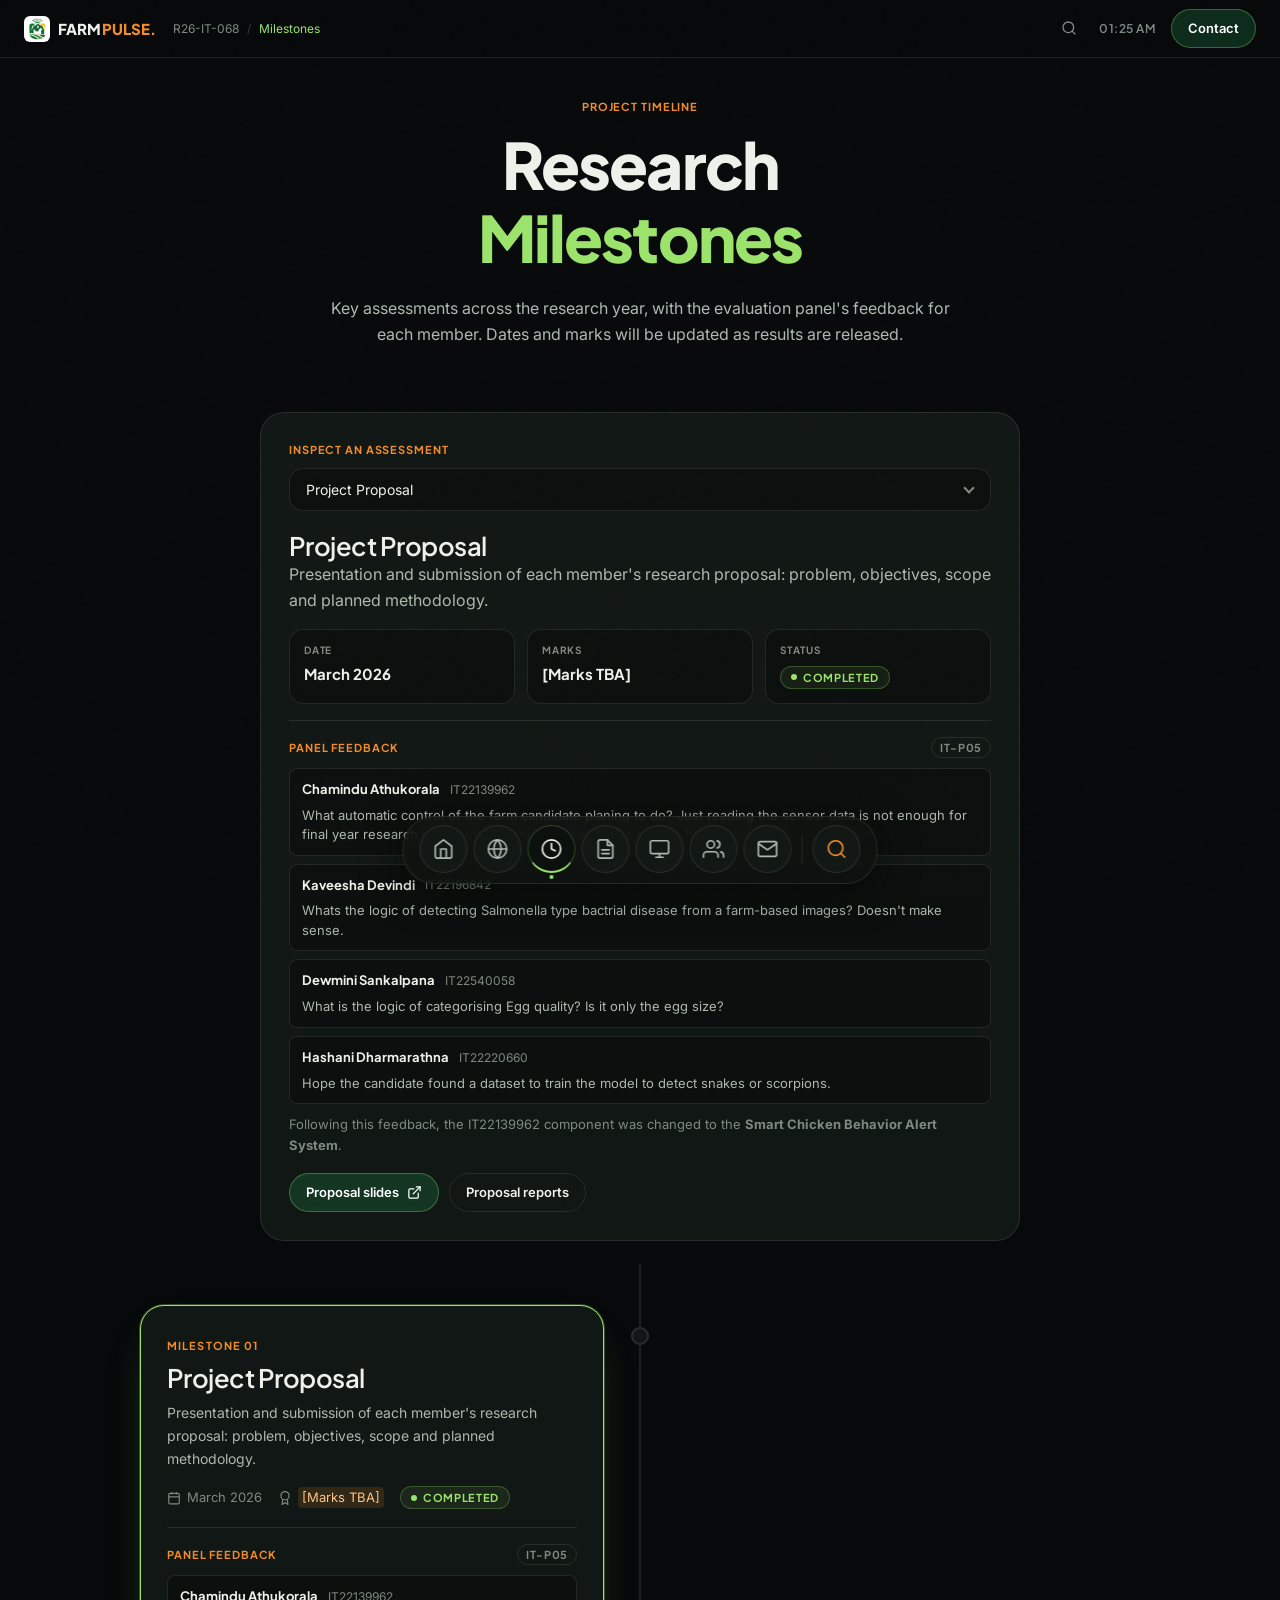
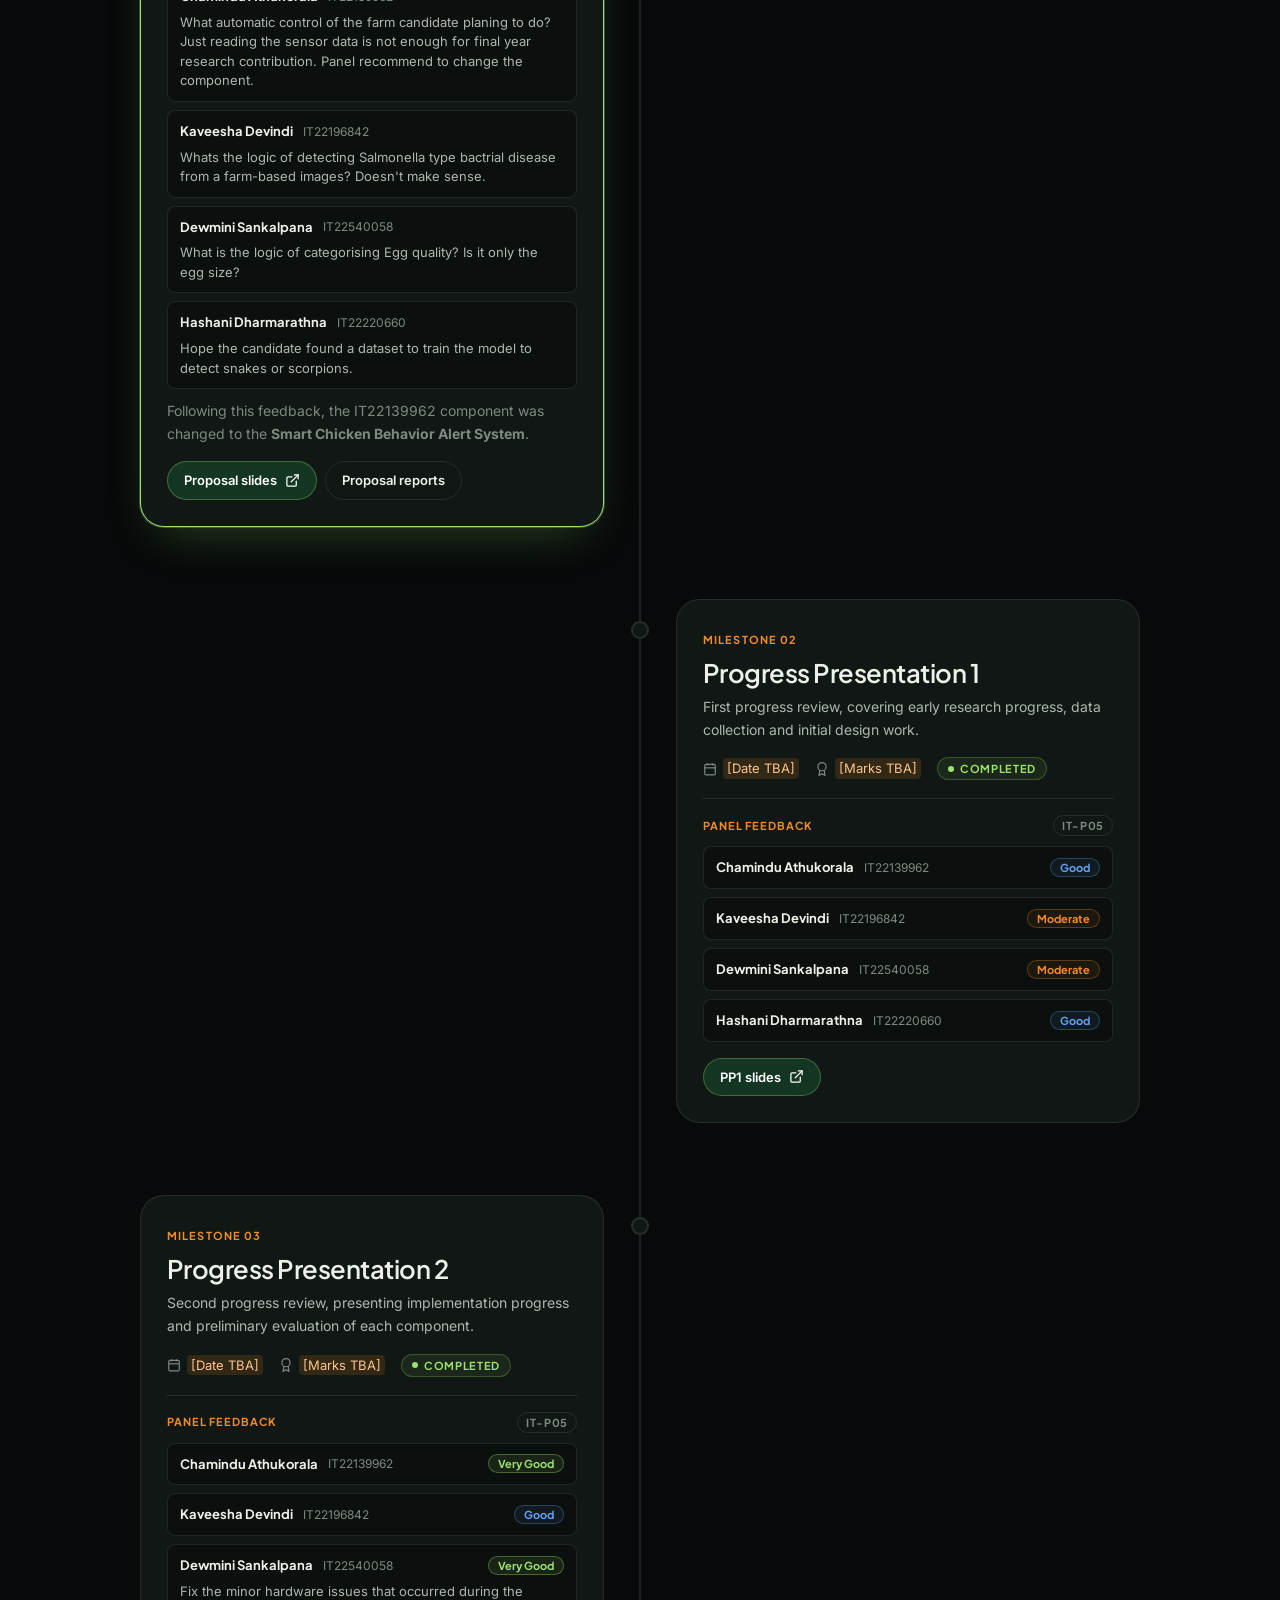
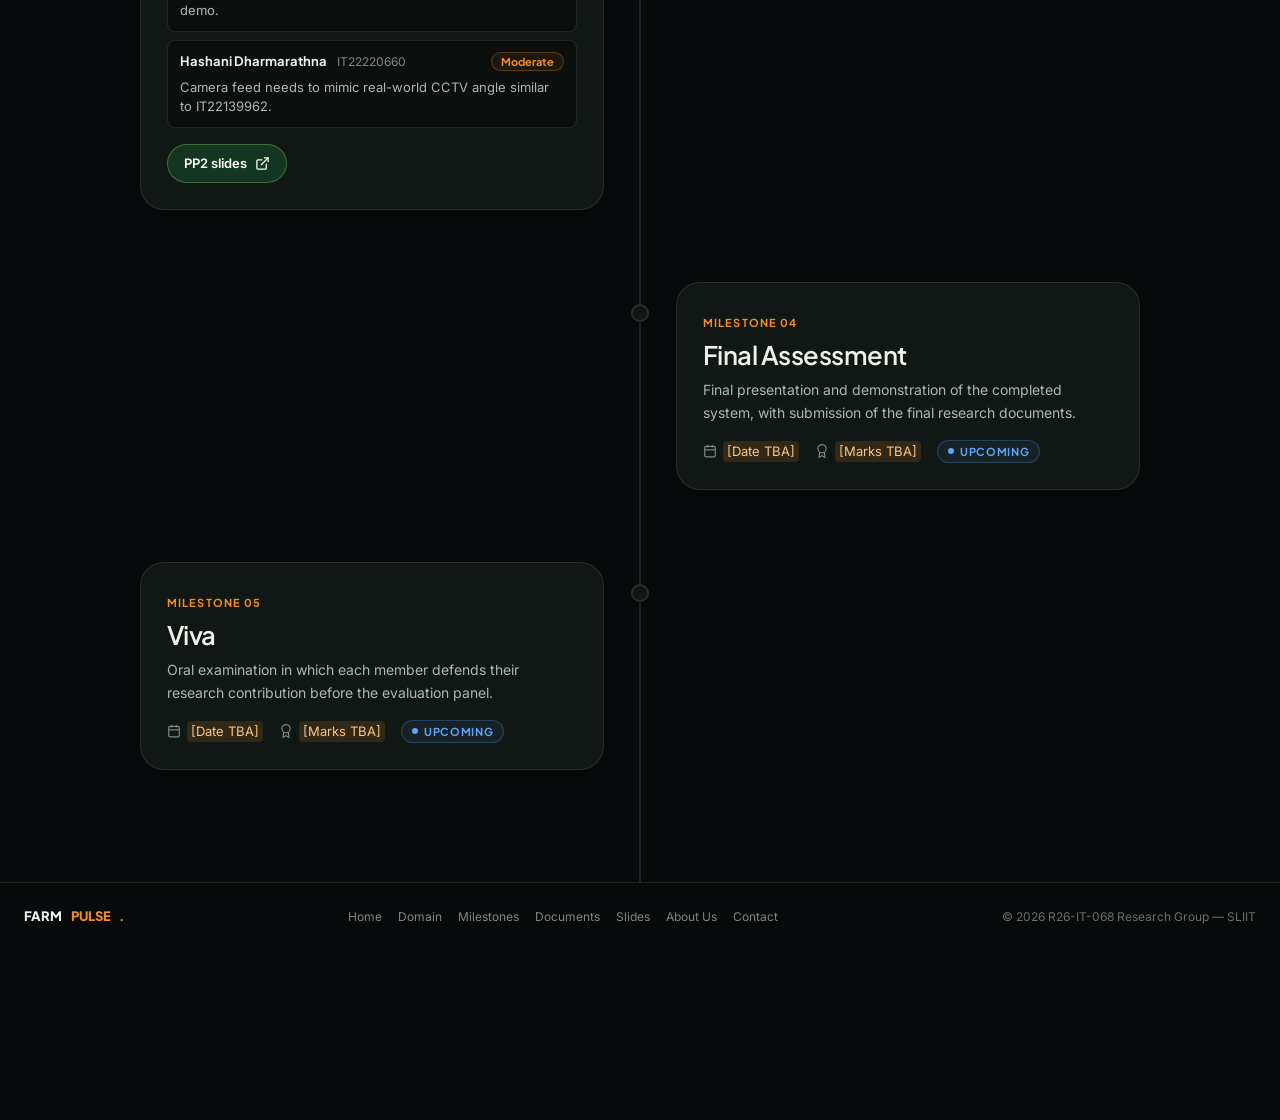
<file: pages/milestones.html>
<!DOCTYPE html>
<html lang="en">
<head>
  <meta charset="UTF-8">
  <meta name="viewport" content="width=device-width, initial-scale=1.0">
  <title>Milestones — FARM PULSE | R26-IT-068</title>
  <meta name="description" content="Farm Pulse research assessment timeline: proposal, progress presentations, final assessment and viva.">
  <meta name="theme-color" content="#07090A">
  <meta property="og:title" content="Milestones — FARM PULSE | R26-IT-068">
  <meta property="og:description" content="Farm Pulse research assessment timeline: proposal, progress presentations, final assessment and viva.">
  <link rel="icon" type="image/png" href="../assets/icons/farm-pulse-icon.png">
  <link rel="apple-touch-icon" href="../assets/icons/apple-touch-icon.png">
  <link rel="preconnect" href="https://fonts.googleapis.com">
  <link rel="preconnect" href="https://fonts.gstatic.com" crossorigin>
  <link href="https://fonts.googleapis.com/css2?family=Plus+Jakarta+Sans:wght@400;500;600;700;800&family=Inter:wght@400;500;600;700&display=swap" rel="stylesheet">
  <link rel="stylesheet" href="../css/style.css?v=5">
  <script>document.documentElement.classList.add('js');</script>
</head>
<body data-root="../">
  <a href="#main-content" class="skip-link">Skip to content</a>

  <!-- Spotlight search (Ctrl/⌘ + K) -->
  <div class="spotlight-overlay" role="dialog" aria-modal="true" aria-label="Search" aria-hidden="true">
    <div class="spotlight-window">
      <input type="text" class="spotlight-input" placeholder="Search pages, team, proposals, slides…  (Ctrl/⌘ K)" aria-label="Search the site">
      <div class="spotlight-results" role="listbox"></div>
      <div class="spotlight-footer">
        <div class="spotlight-footer-keys">
          <span><kbd class="spotlight-kbd">↑</kbd><kbd class="spotlight-kbd">↓</kbd> navigate</span>
          <span><kbd class="spotlight-kbd">↵</kbd> open</span>
          <span><kbd class="spotlight-kbd">esc</kbd> close</span>
        </div>
        <span>FARM PULSE Search</span>
      </div>
    </div>
  </div>

  <!-- Top menu bar -->
  <header class="menu-bar">
    <div class="menu-left">
      <a href="../index.html" class="wordmark"><img src="../assets/icons/farm-pulse-icon.png" alt="" width="26" height="26"><span>FARM<span class="pulse">PULSE</span><span class="dot">.</span></span></a>
      <div class="breadcrumbs"><span>R26-IT-068</span><span class="sep">/</span><span class="text-lime">Milestones</span></div>
    </div>
    <div class="menu-right">
      <button class="search-btn" type="button" aria-label="Search"><svg viewBox="0 0 24 24" aria-hidden="true"><circle cx="11" cy="11" r="8"/><line x1="21" y1="21" x2="16.65" y2="16.65"/></svg></button>
      <div class="clock" id="nav-clock" aria-hidden="true"></div>
      <a href="contact.html" class="pill-button sm">Contact</a>
    </div>
  </header>

  <main id="main-content" class="page-main">
    <div class="container">
      <div class="page-head" data-rev="0">
        <div class="label">Project Timeline</div>
        <h1>Research<br><span class="text-lime">Milestones</span></h1>
        <p>Key assessments across the research year, with the evaluation panel's feedback for each member. Dates and marks will be updated as results are released.</p>
      </div>

      <div class="inspector" data-rev="0">
        <label class="label" for="milestone-select">Inspect an assessment</label>
        <div class="select-wrap">
          <select id="milestone-select" class="milestone-select">
            <option value="m1">Project Proposal</option>
            <option value="m2">Progress Presentation 1</option>
            <option value="m3">Progress Presentation 2</option>
            <option value="m4">Final Assessment</option>
            <option value="m5">Viva</option>
          </select>
        </div>
        <div class="inspector-out" id="milestone-detail" aria-live="polite"></div>
      </div>

      <!-- EDIT: update data-date / data-marks AND the visible text on each milestone -->
      <div class="winding-timeline">
        <div class="wt-spine" aria-hidden="true"><div class="wt-fill"></div></div>
        <ol class="wt-list">
        <li class="wt-node" id="m1" data-title="Project Proposal" data-date="March 2026" data-marks="[Marks TBA]">
          <span class="wt-dot" aria-hidden="true"></span>
          <div class="wt-card" data-rev="0">
            <span class="wt-step">Milestone 01</span>
            <h3>Project Proposal</h3>
            <p class="wt-desc">Presentation and submission of each member's research proposal: problem, objectives, scope and planned methodology.</p>
            <div class="wt-meta"><span class="date"><svg viewBox="0 0 24 24" aria-hidden="true"><rect x="3" y="4" width="18" height="18" rx="2"/><line x1="16" y1="2" x2="16" y2="6"/><line x1="8" y1="2" x2="8" y2="6"/><line x1="3" y1="10" x2="21" y2="10"/></svg>March 2026</span><span class="date"><svg viewBox="0 0 24 24" aria-hidden="true"><circle cx="12" cy="8" r="7"/><polyline points="8.21 13.89 7 23 12 20 17 23 15.79 13.88"/></svg><span class="ph">[Marks TBA]</span></span><span class="status-chip available">Completed</span></div>
            <div class="wt-feedback">
              <div class="fb-head"><span class="label">Panel feedback</span><span class="fb-panel">IT-P05</span></div>
              <ul class="fb-list">
                <li><div class="fb-who"><strong>Chamindu Athukorala</strong><span>IT22139962</span></div><p>What automatic control of the farm candidate planing to do? Just reading the sensor data is not enough for final year research contribution. Panel recommend to change the component.</p></li>
                <li><div class="fb-who"><strong>Kaveesha Devindi</strong><span>IT22196842</span></div><p>Whats the logic of detecting Salmonella type bactrial disease from a farm-based images? Doesn&#x27;t make sense.</p></li>
                <li><div class="fb-who"><strong>Dewmini Sankalpana</strong><span>IT22540058</span></div><p>What is the logic of categorising Egg quality? Is it only the egg size?</p></li>
                <li><div class="fb-who"><strong>Hashani Dharmarathna</strong><span>IT22220660</span></div><p>Hope the candidate found a dataset to train the model to detect snakes or scorpions.</p></li>
              </ul>
              <p class="fb-note">Following this feedback, the IT22139962 component was changed to the <strong>Smart Chicken Behavior Alert System</strong>.</p>
            </div>
              <div class="wt-actions"><a class="pill-button sm" data-doc="slides-proposal" href="https://mysliit-my.sharepoint.com/:p:/g/personal/it22139962_my_sliit_lk/IQD_sLo-4mRDTpige7B6Zv5YAdLchHZuxz1fKNhOySh6UXo?e=WM6VLy" target="_blank" rel="noopener">Proposal slides <svg viewBox="0 0 24 24" aria-hidden="true"><path d="M18 13v6a2 2 0 0 1-2 2H5a2 2 0 0 1-2-2V8a2 2 0 0 1 2-2h6"/><polyline points="15 3 21 3 21 9"/><line x1="10" y1="14" x2="21" y2="3"/></svg></a><a class="pill-button sm outline" href="documents.html#proposals">Proposal reports</a></div>
          </div>
        </li>
        <li class="wt-node" id="m2" data-title="Progress Presentation 1" data-date="[Date TBA]" data-marks="[Marks TBA]">
          <span class="wt-dot" aria-hidden="true"></span>
          <div class="wt-card" data-rev="0">
            <span class="wt-step">Milestone 02</span>
            <h3>Progress Presentation 1</h3>
            <p class="wt-desc">First progress review, covering early research progress, data collection and initial design work.</p>
            <div class="wt-meta"><span class="date"><svg viewBox="0 0 24 24" aria-hidden="true"><rect x="3" y="4" width="18" height="18" rx="2"/><line x1="16" y1="2" x2="16" y2="6"/><line x1="8" y1="2" x2="8" y2="6"/><line x1="3" y1="10" x2="21" y2="10"/></svg><span class="ph">[Date TBA]</span></span><span class="date"><svg viewBox="0 0 24 24" aria-hidden="true"><circle cx="12" cy="8" r="7"/><polyline points="8.21 13.89 7 23 12 20 17 23 15.79 13.88"/></svg><span class="ph">[Marks TBA]</span></span><span class="status-chip available">Completed</span></div>
            <div class="wt-feedback">
              <div class="fb-head"><span class="label">Panel feedback</span><span class="fb-panel">IT-P05</span></div>
              <ul class="fb-list">
                <li><div class="fb-who"><strong>Chamindu Athukorala</strong><span>IT22139962</span><span class="fb-rating good">Good</span></div></li>
                <li><div class="fb-who"><strong>Kaveesha Devindi</strong><span>IT22196842</span><span class="fb-rating moderate">Moderate</span></div></li>
                <li><div class="fb-who"><strong>Dewmini Sankalpana</strong><span>IT22540058</span><span class="fb-rating moderate">Moderate</span></div></li>
                <li><div class="fb-who"><strong>Hashani Dharmarathna</strong><span>IT22220660</span><span class="fb-rating good">Good</span></div></li>
              </ul>
            </div>
              <div class="wt-actions"><a class="pill-button sm" data-doc="slides-pp1" href="https://mysliit-my.sharepoint.com/:p:/g/personal/it22139962_my_sliit_lk/IQCTI5rCL2gMQqanX6N5qxYlAdTAOqz03Ux3DgegrtlQk-c?e=3Guo9Y" target="_blank" rel="noopener">PP1 slides <svg viewBox="0 0 24 24" aria-hidden="true"><path d="M18 13v6a2 2 0 0 1-2 2H5a2 2 0 0 1-2-2V8a2 2 0 0 1 2-2h6"/><polyline points="15 3 21 3 21 9"/><line x1="10" y1="14" x2="21" y2="3"/></svg></a></div>
          </div>
        </li>
        <li class="wt-node" id="m3" data-title="Progress Presentation 2" data-date="[Date TBA]" data-marks="[Marks TBA]">
          <span class="wt-dot" aria-hidden="true"></span>
          <div class="wt-card" data-rev="0">
            <span class="wt-step">Milestone 03</span>
            <h3>Progress Presentation 2</h3>
            <p class="wt-desc">Second progress review, presenting implementation progress and preliminary evaluation of each component.</p>
            <div class="wt-meta"><span class="date"><svg viewBox="0 0 24 24" aria-hidden="true"><rect x="3" y="4" width="18" height="18" rx="2"/><line x1="16" y1="2" x2="16" y2="6"/><line x1="8" y1="2" x2="8" y2="6"/><line x1="3" y1="10" x2="21" y2="10"/></svg><span class="ph">[Date TBA]</span></span><span class="date"><svg viewBox="0 0 24 24" aria-hidden="true"><circle cx="12" cy="8" r="7"/><polyline points="8.21 13.89 7 23 12 20 17 23 15.79 13.88"/></svg><span class="ph">[Marks TBA]</span></span><span class="status-chip available">Completed</span></div>
            <div class="wt-feedback">
              <div class="fb-head"><span class="label">Panel feedback</span><span class="fb-panel">IT-P05</span></div>
              <ul class="fb-list">
                <li><div class="fb-who"><strong>Chamindu Athukorala</strong><span>IT22139962</span><span class="fb-rating very-good">Very Good</span></div></li>
                <li><div class="fb-who"><strong>Kaveesha Devindi</strong><span>IT22196842</span><span class="fb-rating good">Good</span></div></li>
                <li><div class="fb-who"><strong>Dewmini Sankalpana</strong><span>IT22540058</span><span class="fb-rating very-good">Very Good</span></div><p>Fix the minor hardware issues that occurred during the demo.</p></li>
                <li><div class="fb-who"><strong>Hashani Dharmarathna</strong><span>IT22220660</span><span class="fb-rating moderate">Moderate</span></div><p>Camera feed needs to mimic real-world CCTV angle similar to IT22139962.</p></li>
              </ul>
            </div>
              <div class="wt-actions"><a class="pill-button sm" data-doc="slides-pp2" href="https://mysliit-my.sharepoint.com/:p:/g/personal/it22139962_my_sliit_lk/IQDV8YBkvx1JR4RDYpQZTffAAcYrvhNs5cfr0NXERuecL4I?e=rRBkuA" target="_blank" rel="noopener">PP2 slides <svg viewBox="0 0 24 24" aria-hidden="true"><path d="M18 13v6a2 2 0 0 1-2 2H5a2 2 0 0 1-2-2V8a2 2 0 0 1 2-2h6"/><polyline points="15 3 21 3 21 9"/><line x1="10" y1="14" x2="21" y2="3"/></svg></a></div>
          </div>
        </li>
        <li class="wt-node" id="m4" data-title="Final Assessment" data-date="[Date TBA]" data-marks="[Marks TBA]">
          <span class="wt-dot" aria-hidden="true"></span>
          <div class="wt-card" data-rev="0">
            <span class="wt-step">Milestone 04</span>
            <h3>Final Assessment</h3>
            <p class="wt-desc">Final presentation and demonstration of the completed system, with submission of the final research documents.</p>
            <div class="wt-meta"><span class="date"><svg viewBox="0 0 24 24" aria-hidden="true"><rect x="3" y="4" width="18" height="18" rx="2"/><line x1="16" y1="2" x2="16" y2="6"/><line x1="8" y1="2" x2="8" y2="6"/><line x1="3" y1="10" x2="21" y2="10"/></svg><span class="ph">[Date TBA]</span></span><span class="date"><svg viewBox="0 0 24 24" aria-hidden="true"><circle cx="12" cy="8" r="7"/><polyline points="8.21 13.89 7 23 12 20 17 23 15.79 13.88"/></svg><span class="ph">[Marks TBA]</span></span><span class="status-chip upcoming">Upcoming</span></div>
          </div>
        </li>
        <li class="wt-node" id="m5" data-title="Viva" data-date="[Date TBA]" data-marks="[Marks TBA]">
          <span class="wt-dot" aria-hidden="true"></span>
          <div class="wt-card" data-rev="0">
            <span class="wt-step">Milestone 05</span>
            <h3>Viva</h3>
            <p class="wt-desc">Oral examination in which each member defends their research contribution before the evaluation panel.</p>
            <div class="wt-meta"><span class="date"><svg viewBox="0 0 24 24" aria-hidden="true"><rect x="3" y="4" width="18" height="18" rx="2"/><line x1="16" y1="2" x2="16" y2="6"/><line x1="8" y1="2" x2="8" y2="6"/><line x1="3" y1="10" x2="21" y2="10"/></svg><span class="ph">[Date TBA]</span></span><span class="date"><svg viewBox="0 0 24 24" aria-hidden="true"><circle cx="12" cy="8" r="7"/><polyline points="8.21 13.89 7 23 12 20 17 23 15.79 13.88"/></svg><span class="ph">[Marks TBA]</span></span><span class="status-chip upcoming">Upcoming</span></div>
          </div>
        </li>
        </ol>
      </div>
    </div>
    <footer class="footer-strip">
      <span class="wordmark" style="font-size:13px;">FARM<span class="pulse">PULSE</span><span class="dot">.</span></span>
      <nav class="footer-links" aria-label="Footer"><a href="../index.html">Home</a> <a href="domain.html">Domain</a> <a href="milestones.html">Milestones</a> <a href="documents.html">Documents</a> <a href="slides.html">Slides</a> <a href="about.html">About Us</a> <a href="contact.html">Contact</a></nav>
      <span>&copy; <span id="year">2026</span> R26-IT-068 Research Group — SLIIT</span>
    </footer>
  </main>

  <!-- Bottom dock navigation -->
  <nav class="dock-container" aria-label="Site navigation">
    <div class="dock">
      <a href="../index.html" class="dock-item" aria-label="Home">
        <div class="dock-icon"><svg viewBox="0 0 24 24" aria-hidden="true"><path d="M3 9l9-7 9 7v11a2 2 0 0 1-2 2H5a2 2 0 0 1-2-2z"/><polyline points="9 22 9 12 15 12 15 22"/></svg></div><div class="dock-tooltip">Home</div>
      </a>
      <a href="domain.html" class="dock-item" aria-label="Domain">
        <div class="dock-icon"><svg viewBox="0 0 24 24" aria-hidden="true"><circle cx="12" cy="12" r="10"/><line x1="2" y1="12" x2="22" y2="12"/><path d="M12 2a15.3 15.3 0 0 1 4 10 15.3 15.3 0 0 1-4 10 15.3 15.3 0 0 1-4-10 15.3 15.3 0 0 1 4-10z"/></svg></div><div class="dock-tooltip">Domain</div>
      </a>
      <a href="milestones.html" class="dock-item active" aria-label="Milestones" aria-current="page">
        <div class="dock-icon"><svg viewBox="0 0 24 24" aria-hidden="true"><circle cx="12" cy="12" r="10"/><polyline points="12 6 12 12 16 14"/></svg></div><div class="dock-tooltip">Milestones</div>
      </a>
      <a href="documents.html" class="dock-item" aria-label="Documents">
        <div class="dock-icon"><svg viewBox="0 0 24 24" aria-hidden="true"><path d="M14 2H6a2 2 0 0 0-2 2v16a2 2 0 0 0 2 2h12a2 2 0 0 0 2-2V8z"/><polyline points="14 2 14 8 20 8"/><line x1="16" y1="13" x2="8" y2="13"/><line x1="16" y1="17" x2="8" y2="17"/></svg></div><div class="dock-tooltip">Documents</div>
      </a>
      <a href="slides.html" class="dock-item" aria-label="Slides">
        <div class="dock-icon"><svg viewBox="0 0 24 24" aria-hidden="true"><rect x="2" y="3" width="20" height="14" rx="2" ry="2"/><line x1="8" y1="21" x2="16" y2="21"/><line x1="12" y1="17" x2="12" y2="21"/></svg></div><div class="dock-tooltip">Slides</div>
      </a>
      <a href="about.html" class="dock-item" aria-label="About Us">
        <div class="dock-icon"><svg viewBox="0 0 24 24" aria-hidden="true"><path d="M17 21v-2a4 4 0 0 0-4-4H5a4 4 0 0 0-4 4v2"/><circle cx="9" cy="7" r="4"/><path d="M23 21v-2a4 4 0 0 0-3-3.87"/><path d="M16 3.13a4 4 0 0 1 0 7.75"/></svg></div><div class="dock-tooltip">About Us</div>
      </a>
      <a href="contact.html" class="dock-item" aria-label="Contact">
        <div class="dock-icon"><svg viewBox="0 0 24 24" aria-hidden="true"><path d="M4 4h16c1.1 0 2 .9 2 2v12c0 1.1-.9 2-2 2H4c-1.1 0-2-.9-2-2V6c0-1.1.9-2 2-2z"/><polyline points="22,6 12,13 2,6"/></svg></div><div class="dock-tooltip">Contact</div>
      </a>
      <div class="dock-divider" aria-hidden="true"></div>
      <button class="dock-item search-btn" type="button" aria-label="Search">
        <div class="dock-icon"><svg viewBox="0 0 24 24" aria-hidden="true"><circle cx="11" cy="11" r="8"/><line x1="21" y1="21" x2="16.65" y2="16.65"/></svg></div><div class="dock-tooltip">Search (Ctrl K)</div>
      </button>
    </div>
  </nav>

  <script src="../js/links.js?v=5"></script>
  <script src="../js/script.js?v=5"></script>
</body>
</html>
</file>
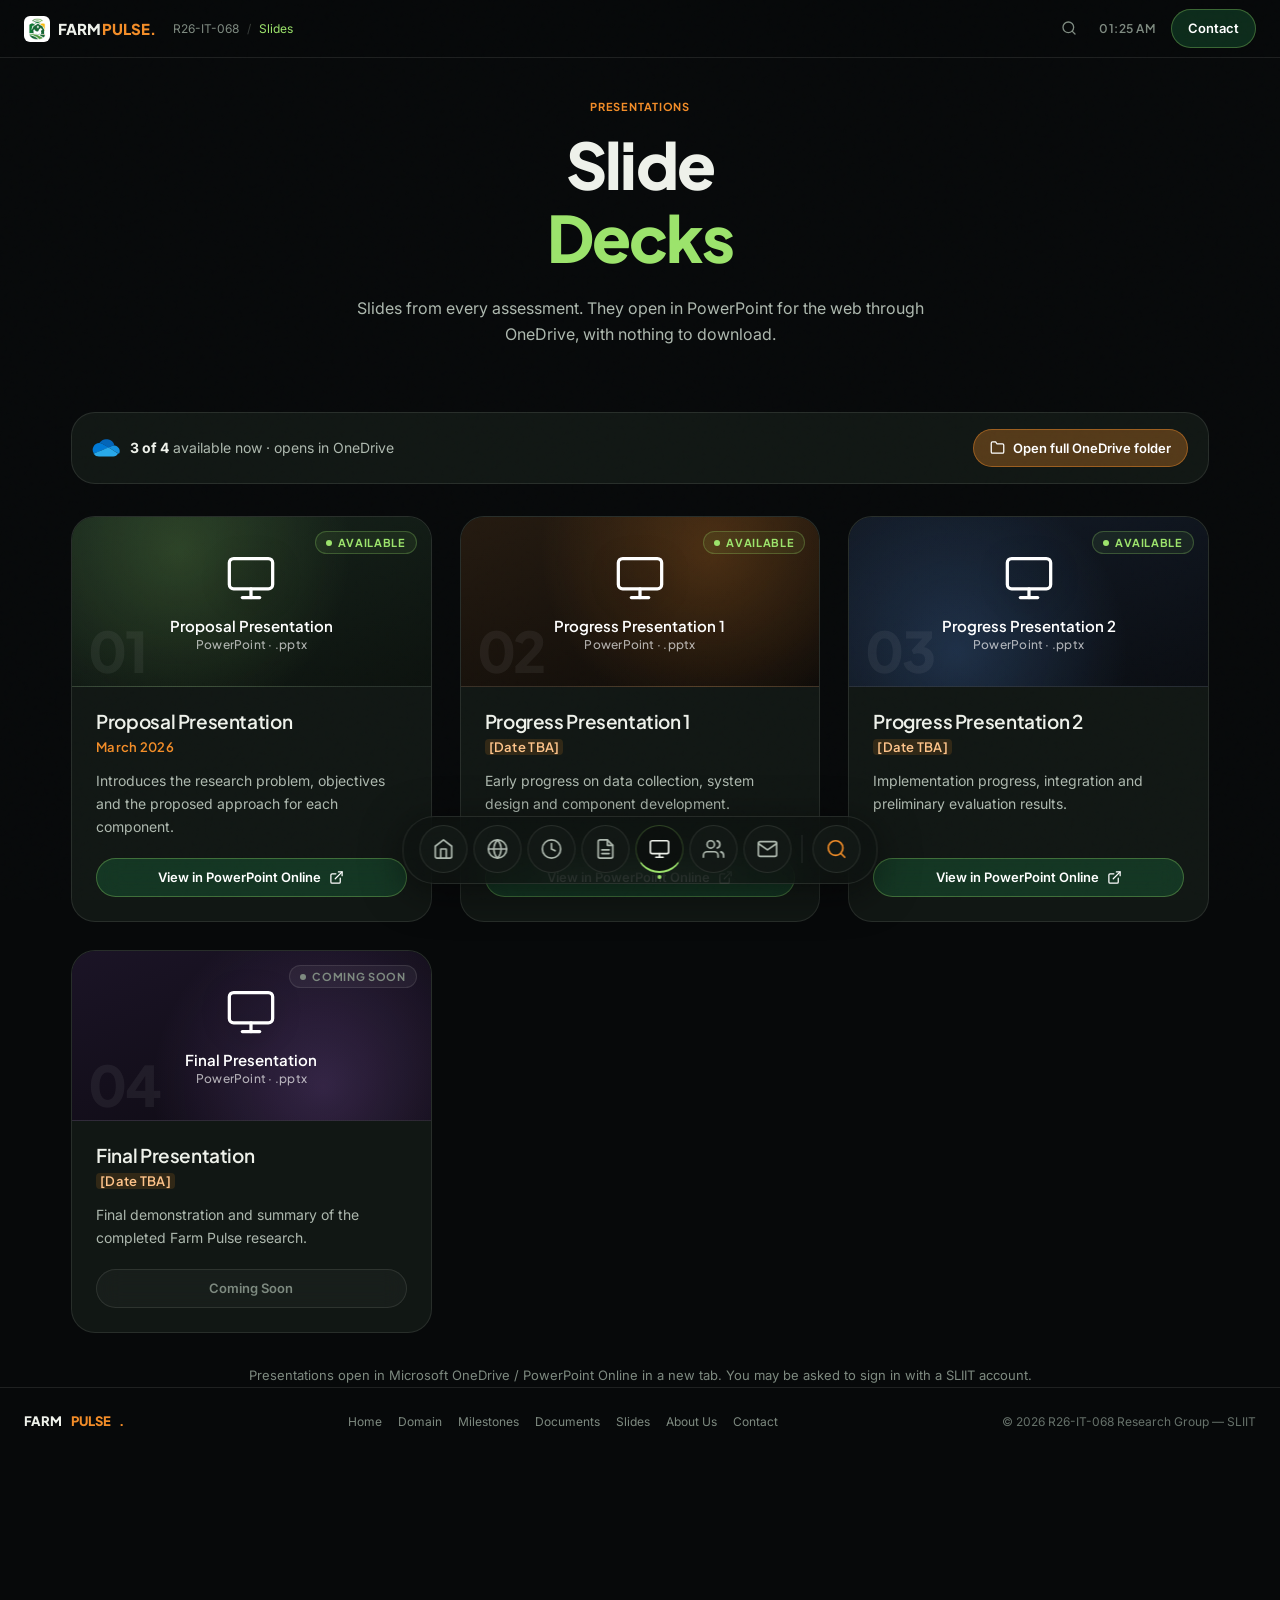
<file: pages/slides.html>
<!DOCTYPE html>
<html lang="en">
<head>
  <meta charset="UTF-8">
  <meta name="viewport" content="width=device-width, initial-scale=1.0">
  <title>Slides — FARM PULSE | R26-IT-068</title>
  <meta name="description" content="Farm Pulse proposal and progress presentation slide decks, opened from OneDrive.">
  <meta name="theme-color" content="#07090A">
  <meta property="og:title" content="Slides — FARM PULSE | R26-IT-068">
  <meta property="og:description" content="Farm Pulse proposal and progress presentation slide decks, opened from OneDrive.">
  <link rel="icon" type="image/png" href="../assets/icons/farm-pulse-icon.png">
  <link rel="apple-touch-icon" href="../assets/icons/apple-touch-icon.png">
  <link rel="preconnect" href="https://fonts.googleapis.com">
  <link rel="preconnect" href="https://fonts.gstatic.com" crossorigin>
  <link href="https://fonts.googleapis.com/css2?family=Plus+Jakarta+Sans:wght@400;500;600;700;800&family=Inter:wght@400;500;600;700&display=swap" rel="stylesheet">
  <link rel="stylesheet" href="../css/style.css?v=5">
  <script>document.documentElement.classList.add('js');</script>
</head>
<body data-root="../">
  <a href="#main-content" class="skip-link">Skip to content</a>

  <!-- Spotlight search (Ctrl/⌘ + K) -->
  <div class="spotlight-overlay" role="dialog" aria-modal="true" aria-label="Search" aria-hidden="true">
    <div class="spotlight-window">
      <input type="text" class="spotlight-input" placeholder="Search pages, team, proposals, slides…  (Ctrl/⌘ K)" aria-label="Search the site">
      <div class="spotlight-results" role="listbox"></div>
      <div class="spotlight-footer">
        <div class="spotlight-footer-keys">
          <span><kbd class="spotlight-kbd">↑</kbd><kbd class="spotlight-kbd">↓</kbd> navigate</span>
          <span><kbd class="spotlight-kbd">↵</kbd> open</span>
          <span><kbd class="spotlight-kbd">esc</kbd> close</span>
        </div>
        <span>FARM PULSE Search</span>
      </div>
    </div>
  </div>

  <!-- Top menu bar -->
  <header class="menu-bar">
    <div class="menu-left">
      <a href="../index.html" class="wordmark"><img src="../assets/icons/farm-pulse-icon.png" alt="" width="26" height="26"><span>FARM<span class="pulse">PULSE</span><span class="dot">.</span></span></a>
      <div class="breadcrumbs"><span>R26-IT-068</span><span class="sep">/</span><span class="text-lime">Slides</span></div>
    </div>
    <div class="menu-right">
      <button class="search-btn" type="button" aria-label="Search"><svg viewBox="0 0 24 24" aria-hidden="true"><circle cx="11" cy="11" r="8"/><line x1="21" y1="21" x2="16.65" y2="16.65"/></svg></button>
      <div class="clock" id="nav-clock" aria-hidden="true"></div>
      <a href="contact.html" class="pill-button sm">Contact</a>
    </div>
  </header>

  <main id="main-content" class="page-main">
    <div class="container">
      <div class="page-head" data-rev="0">
        <div class="label">Presentations</div>
        <h1>Slide<br><span class="text-lime">Decks</span></h1>
        <p>Slides from every assessment. They open in PowerPoint for the web through OneDrive, with nothing to download.</p>
      </div>

      <div class="library-bar" data-rev="0">
        <div class="onedrive-badge"><svg viewBox="0 0 32 32" aria-hidden="true"><path fill="#0364B8" d="M12.2 11.4l6.6 4 3.9-1.7a6.3 6.3 0 0 1 2.6-.5h.4a9.6 9.6 0 0 0-17.3-2.9h.1a7.6 7.6 0 0 1 3.7 1.1z"/><path fill="#0078D4" d="M12.2 11.4a7.6 7.6 0 0 0-3.7-1.1h-.1a7.7 7.7 0 0 0-6.2 12.1l5.8-2.4 2.6-1.1 5.7-2.4 3-1.2z"/><path fill="#1490DF" d="M25.7 13.2h-.4a6.3 6.3 0 0 0-2.6.5l-3.9 1.7 1.1.7 3.7 2.2 1.6 1 5.6 3.4a6.3 6.3 0 0 0-5.1-9.5z"/><path fill="#28A8EA" d="M25.2 19.3l-1.6-1-3.7-2.2-1.1-.7-3 1.2-5.7 2.4-2.6 1.1-5.8 2.4a7.7 7.7 0 0 0 6.3 3.3h16.2a6.3 6.3 0 0 0 5.6-3.4z"/></svg><p data-library-summary="slide-grid">Presentations are hosted on <strong>OneDrive</strong> (SLIIT).</p></div>
        <a class="pill-button sm orange" data-folder-link href="https://mysliit-my.sharepoint.com/:f:/g/personal/it22139962_my_sliit_lk/IgDKHRvksy9FRKCoqbvObgRlAdgXMo5ZBW5LAZIUy0NBUAA?e=j5uWRE" target="_blank" rel="noopener"><svg viewBox="0 0 24 24" aria-hidden="true"><path d="M22 19a2 2 0 0 1-2 2H4a2 2 0 0 1-2-2V5a2 2 0 0 1 2-2h5l2 3h9a2 2 0 0 1 2 2z"/></svg> Open full OneDrive folder</a>
      </div>

      <div class="document-tiles-grid" id="slide-grid">
        <article class="doc-tile" data-rev="0">
          <div class="doc-thumbnail ">
            <span class="status-chip available">Available</span>
            <div class="doc-thumb-icon"><svg viewBox="0 0 24 24" aria-hidden="true"><rect x="2" y="3" width="20" height="14" rx="2" ry="2"/><line x1="8" y1="21" x2="16" y2="21"/><line x1="12" y1="17" x2="12" y2="21"/></svg></div>
            <div class="doc-thumb-title">Proposal Presentation</div>
            <div class="doc-thumb-meta">PowerPoint · .pptx</div>
            <span class="doc-thumb-num">01</span>
          </div>
          <div class="doc-info">
            <h3>Proposal Presentation</h3>
            <div class="doc-author">March 2026</div>
            <p>Introduces the research problem, objectives and the proposed approach for each component.</p>
            <div class="doc-actions"><a class="pill-button sm block" data-doc="slides-proposal" href="https://mysliit-my.sharepoint.com/:p:/g/personal/it22139962_my_sliit_lk/IQD_sLo-4mRDTpige7B6Zv5YAdLchHZuxz1fKNhOySh6UXo?e=WM6VLy" target="_blank" rel="noopener">View in PowerPoint Online <svg viewBox="0 0 24 24" aria-hidden="true"><path d="M18 13v6a2 2 0 0 1-2 2H5a2 2 0 0 1-2-2V8a2 2 0 0 1 2-2h6"/><polyline points="15 3 21 3 21 9"/><line x1="10" y1="14" x2="21" y2="3"/></svg></a></div>
          </div>
        </article>
        <article class="doc-tile" data-rev="60">
          <div class="doc-thumbnail t-orange">
            <span class="status-chip available">Available</span>
            <div class="doc-thumb-icon"><svg viewBox="0 0 24 24" aria-hidden="true"><rect x="2" y="3" width="20" height="14" rx="2" ry="2"/><line x1="8" y1="21" x2="16" y2="21"/><line x1="12" y1="17" x2="12" y2="21"/></svg></div>
            <div class="doc-thumb-title">Progress Presentation 1</div>
            <div class="doc-thumb-meta">PowerPoint · .pptx</div>
            <span class="doc-thumb-num">02</span>
          </div>
          <div class="doc-info">
            <h3>Progress Presentation 1</h3>
            <div class="doc-author"><span class="ph">[Date TBA]</span></div>
            <p>Early progress on data collection, system design and component development.</p>
            <div class="doc-actions"><a class="pill-button sm block" data-doc="slides-pp1" href="https://mysliit-my.sharepoint.com/:p:/g/personal/it22139962_my_sliit_lk/IQCTI5rCL2gMQqanX6N5qxYlAdTAOqz03Ux3DgegrtlQk-c?e=3Guo9Y" target="_blank" rel="noopener">View in PowerPoint Online <svg viewBox="0 0 24 24" aria-hidden="true"><path d="M18 13v6a2 2 0 0 1-2 2H5a2 2 0 0 1-2-2V8a2 2 0 0 1 2-2h6"/><polyline points="15 3 21 3 21 9"/><line x1="10" y1="14" x2="21" y2="3"/></svg></a></div>
          </div>
        </article>
        <article class="doc-tile" data-rev="120">
          <div class="doc-thumbnail t-blue">
            <span class="status-chip available">Available</span>
            <div class="doc-thumb-icon"><svg viewBox="0 0 24 24" aria-hidden="true"><rect x="2" y="3" width="20" height="14" rx="2" ry="2"/><line x1="8" y1="21" x2="16" y2="21"/><line x1="12" y1="17" x2="12" y2="21"/></svg></div>
            <div class="doc-thumb-title">Progress Presentation 2</div>
            <div class="doc-thumb-meta">PowerPoint · .pptx</div>
            <span class="doc-thumb-num">03</span>
          </div>
          <div class="doc-info">
            <h3>Progress Presentation 2</h3>
            <div class="doc-author"><span class="ph">[Date TBA]</span></div>
            <p>Implementation progress, integration and preliminary evaluation results.</p>
            <div class="doc-actions"><a class="pill-button sm block" data-doc="slides-pp2" href="https://mysliit-my.sharepoint.com/:p:/g/personal/it22139962_my_sliit_lk/IQDV8YBkvx1JR4RDYpQZTffAAcYrvhNs5cfr0NXERuecL4I?e=rRBkuA" target="_blank" rel="noopener">View in PowerPoint Online <svg viewBox="0 0 24 24" aria-hidden="true"><path d="M18 13v6a2 2 0 0 1-2 2H5a2 2 0 0 1-2-2V8a2 2 0 0 1 2-2h6"/><polyline points="15 3 21 3 21 9"/><line x1="10" y1="14" x2="21" y2="3"/></svg></a></div>
          </div>
        </article>
        <article class="doc-tile is-soon" data-rev="0">
          <div class="doc-thumbnail t-purple">
            <span class="status-chip">Coming Soon</span>
            <div class="doc-thumb-icon"><svg viewBox="0 0 24 24" aria-hidden="true"><rect x="2" y="3" width="20" height="14" rx="2" ry="2"/><line x1="8" y1="21" x2="16" y2="21"/><line x1="12" y1="17" x2="12" y2="21"/></svg></div>
            <div class="doc-thumb-title">Final Presentation</div>
            <div class="doc-thumb-meta">PowerPoint · .pptx</div>
            <span class="doc-thumb-num">04</span>
          </div>
          <div class="doc-info">
            <h3>Final Presentation</h3>
            <div class="doc-author"><span class="ph">[Date TBA]</span></div>
            <p>Final demonstration and summary of the completed Farm Pulse research.</p>
            <div class="doc-actions"><span class="pill-button sm block outline disabled" aria-disabled="true" data-doc-soon="slides-final" data-label="View in PowerPoint Online ↗">Coming Soon</span></div>
          </div>
        </article>
      </div>
      <p class="note">Presentations open in Microsoft OneDrive / PowerPoint Online in a new tab. You may be asked to sign in with a SLIIT account.</p>
    </div>
    <footer class="footer-strip">
      <span class="wordmark" style="font-size:13px;">FARM<span class="pulse">PULSE</span><span class="dot">.</span></span>
      <nav class="footer-links" aria-label="Footer"><a href="../index.html">Home</a> <a href="domain.html">Domain</a> <a href="milestones.html">Milestones</a> <a href="documents.html">Documents</a> <a href="slides.html">Slides</a> <a href="about.html">About Us</a> <a href="contact.html">Contact</a></nav>
      <span>&copy; <span id="year">2026</span> R26-IT-068 Research Group — SLIIT</span>
    </footer>
  </main>

  <!-- Bottom dock navigation -->
  <nav class="dock-container" aria-label="Site navigation">
    <div class="dock">
      <a href="../index.html" class="dock-item" aria-label="Home">
        <div class="dock-icon"><svg viewBox="0 0 24 24" aria-hidden="true"><path d="M3 9l9-7 9 7v11a2 2 0 0 1-2 2H5a2 2 0 0 1-2-2z"/><polyline points="9 22 9 12 15 12 15 22"/></svg></div><div class="dock-tooltip">Home</div>
      </a>
      <a href="domain.html" class="dock-item" aria-label="Domain">
        <div class="dock-icon"><svg viewBox="0 0 24 24" aria-hidden="true"><circle cx="12" cy="12" r="10"/><line x1="2" y1="12" x2="22" y2="12"/><path d="M12 2a15.3 15.3 0 0 1 4 10 15.3 15.3 0 0 1-4 10 15.3 15.3 0 0 1-4-10 15.3 15.3 0 0 1 4-10z"/></svg></div><div class="dock-tooltip">Domain</div>
      </a>
      <a href="milestones.html" class="dock-item" aria-label="Milestones">
        <div class="dock-icon"><svg viewBox="0 0 24 24" aria-hidden="true"><circle cx="12" cy="12" r="10"/><polyline points="12 6 12 12 16 14"/></svg></div><div class="dock-tooltip">Milestones</div>
      </a>
      <a href="documents.html" class="dock-item" aria-label="Documents">
        <div class="dock-icon"><svg viewBox="0 0 24 24" aria-hidden="true"><path d="M14 2H6a2 2 0 0 0-2 2v16a2 2 0 0 0 2 2h12a2 2 0 0 0 2-2V8z"/><polyline points="14 2 14 8 20 8"/><line x1="16" y1="13" x2="8" y2="13"/><line x1="16" y1="17" x2="8" y2="17"/></svg></div><div class="dock-tooltip">Documents</div>
      </a>
      <a href="slides.html" class="dock-item active" aria-label="Slides" aria-current="page">
        <div class="dock-icon"><svg viewBox="0 0 24 24" aria-hidden="true"><rect x="2" y="3" width="20" height="14" rx="2" ry="2"/><line x1="8" y1="21" x2="16" y2="21"/><line x1="12" y1="17" x2="12" y2="21"/></svg></div><div class="dock-tooltip">Slides</div>
      </a>
      <a href="about.html" class="dock-item" aria-label="About Us">
        <div class="dock-icon"><svg viewBox="0 0 24 24" aria-hidden="true"><path d="M17 21v-2a4 4 0 0 0-4-4H5a4 4 0 0 0-4 4v2"/><circle cx="9" cy="7" r="4"/><path d="M23 21v-2a4 4 0 0 0-3-3.87"/><path d="M16 3.13a4 4 0 0 1 0 7.75"/></svg></div><div class="dock-tooltip">About Us</div>
      </a>
      <a href="contact.html" class="dock-item" aria-label="Contact">
        <div class="dock-icon"><svg viewBox="0 0 24 24" aria-hidden="true"><path d="M4 4h16c1.1 0 2 .9 2 2v12c0 1.1-.9 2-2 2H4c-1.1 0-2-.9-2-2V6c0-1.1.9-2 2-2z"/><polyline points="22,6 12,13 2,6"/></svg></div><div class="dock-tooltip">Contact</div>
      </a>
      <div class="dock-divider" aria-hidden="true"></div>
      <button class="dock-item search-btn" type="button" aria-label="Search">
        <div class="dock-icon"><svg viewBox="0 0 24 24" aria-hidden="true"><circle cx="11" cy="11" r="8"/><line x1="21" y1="21" x2="16.65" y2="16.65"/></svg></div><div class="dock-tooltip">Search (Ctrl K)</div>
      </button>
    </div>
  </nav>

  <script src="../js/links.js?v=5"></script>
  <script src="../js/script.js?v=5"></script>
</body>
</html>
</file>
<file: css/style.css>
/* =========================================================
   FARM PULSE — R26-IT-068 Research Website
   Design system (dark "studio" theme, dock navigation)
   ---------------------------------------------------------
   Colours / fonts live in :root below. Brand colours are
   taken from the Farm Pulse logo (green + orange).
   ========================================================= */

/* --- Design Tokens ---------------------------------------- */
:root {
  --ground:        #07090A;
  --ground-2:      #0B0F0D;
  --ground-3:      #111714;
  --ink:           #EEF1EA;
  --ink-2:         #ADB8AE;
  --ink-3:         #7E8A80;
  --muted:         #66716A;
  --hairline:      rgba(238,241,234,0.10);

  --accent-lime:     #9BE36B;   /* main highlight (logo light green) */
  --accent-lime-dim: #5FC046;
  --accent-orange:   #F28C28;   /* logo orange "Pulse" */
  --accent-green:    #1E7A45;   /* logo deep green */

  --font-display: 'Plus Jakarta Sans', -apple-system, BlinkMacSystemFont, "Segoe UI", Roboto, sans-serif;
  --font-body:    'Inter', -apple-system, BlinkMacSystemFont, "Segoe UI", Roboto, sans-serif;

  --radius-sm: 8px;
  --radius-md: 14px;
  --radius-lg: 24px;
  --radius-xl: 32px;

  --top-bar: 58px;
  --ease-out: cubic-bezier(0.16,1,0.3,1);
}

/* --- Reset ------------------------------------------------ */
*,*::before,*::after { box-sizing:border-box; margin:0; padding:0; }
html {
  font-family:var(--font-body);
  font-size:16px;
  line-height:1.6;
  color:var(--ink);
  background:var(--ground);
  scroll-behavior:smooth;
  -webkit-font-smoothing:antialiased;
  -moz-osx-font-smoothing:grayscale;
  text-rendering:optimizeLegibility;
}
body {
  background:var(--ground);
  overflow-x:hidden;
  min-height:100vh;
  padding-bottom:110px;
}
img { max-width:100%; display:block; }
button { font:inherit; }
ul,ol { list-style:none; }

/* Film grain overlay */
body::after {
  content:'';
  position:fixed; inset:0;
  pointer-events:none;
  z-index:9999;
  background-image:url("data:image/svg+xml,%3Csvg viewBox='0 0 256 256' xmlns='http://www.w3.org/2000/svg'%3E%3Cfilter id='n'%3E%3CfeTurbulence type='fractalNoise' baseFrequency='0.7' numOctaves='4' stitchTiles='stitch'/%3E%3C/filter%3E%3Crect width='100%25' height='100%25' filter='url(%23n)'/%3E%3C/svg%3E");
  opacity:0.04;
  mix-blend-mode:overlay;
}

/* --- Typography ------------------------------------------- */
h1,h2,h3,h4,h5,h6,.wordmark {
  font-family:var(--font-display);
  font-weight:700;
  letter-spacing:-0.025em;
  line-height:1.15;
  color:var(--ink);
}
h1 { font-size:clamp(2rem,5vw,4rem); font-weight:800; letter-spacing:-0.035em; }
h2 { font-size:clamp(1.5rem,4vw,3rem); }
h3 { font-size:clamp(1.15rem,2.4vw,1.6rem); font-weight:600; letter-spacing:-0.02em; }
h4 { font-size:1rem; font-weight:600; letter-spacing:-0.01em; }
p  { color:var(--ink-2); font-size:clamp(0.9rem,1.5vw,1rem); line-height:1.65; }

.label {
  text-transform:uppercase;
  letter-spacing:0.08em;
  font-size:11px;
  font-weight:700;
  color:var(--accent-orange);
  font-family:var(--font-display);
}
.text-orange { color:var(--accent-orange); }
.text-lime   { color:var(--accent-lime); }

a { color:var(--ink); text-decoration:none; transition:color 0.2s; }
a:hover { color:var(--accent-orange); }
:focus-visible { outline:2px solid var(--accent-lime); outline-offset:4px; }

.sr-only { position:absolute;width:1px;height:1px;padding:0;margin:-1px;overflow:hidden;clip:rect(0,0,0,0);border:0; }
.skip-link {
  position:absolute; left:16px; top:-60px; z-index:3000;
  background:var(--accent-lime); color:var(--ground);
  padding:8px 14px; border-radius:var(--radius-sm); font-weight:600;
}
.skip-link:focus { top:12px; color:var(--ground); }

/* Placeholder text that still needs real content */
.ph { background:rgba(242,140,40,0.14); color:#FFC48A; border-radius:4px; padding:0 4px; }

/* --- Page transitions & dock bounce ----------------------- */
@keyframes tab-enter {
  0%   { opacity:0; transform:perspective(1200px) translateY(60px) rotateX(8deg) scale(0.92); }
  60%  { opacity:1; transform:perspective(1200px) translateY(-5px) rotateX(0) scale(1.01); }
  100% { opacity:1; transform:none; }
}
main {
  animation:tab-enter 0.55s var(--ease-out) backwards;
  transform-origin:center bottom;
}
main.tab-exit {
  opacity:0;
  transform:perspective(1200px) translateY(40px) rotateX(-4deg) scale(0.94);
  transition:transform 0.35s cubic-bezier(0.55,0,1,0.45), opacity 0.25s ease-out;
  pointer-events:none;
}
@keyframes mac-bounce {
  0%   { transform:translateY(0); }
  30%  { transform:translateY(-18px) scale(1.12); }
  55%  { transform:translateY(0) scale(1.05); }
  75%  { transform:translateY(-8px) scale(1.08); }
  100% { transform:translateY(0) scale(1); }
}
.dock-bounce { animation:mac-bounce 0.5s cubic-bezier(0.28,0.84,0.42,1) forwards !important; }

/* --- Layout ----------------------------------------------- */
.container { max-width:1240px; margin:0 auto; padding:0 clamp(1rem,4vw,4rem); }
.section-pad { padding:clamp(48px,8vw,100px) 0; }
.page-main { padding-top:calc(var(--top-bar) + 40px); padding-bottom:60px; }
.page-head { text-align:center; margin-bottom:clamp(40px,6vw,64px); }
.page-head h1 { font-size:clamp(2.4rem,5vw,4rem); letter-spacing:-0.03em; }
.page-head p { margin:20px auto 0; max-width:640px; }
.page-head .label { margin-bottom:12px; }

/* --- Menu Bar --------------------------------------------- */
.menu-bar {
  position:fixed; top:0; left:0; right:0;
  height:var(--top-bar);
  display:flex; align-items:center; justify-content:space-between;
  padding:0 24px;
  background:rgba(7,9,10,0.75);
  backdrop-filter:blur(14px); -webkit-backdrop-filter:blur(14px);
  border-bottom:1px solid var(--hairline);
  z-index:1000;
  font-size:14px;
}
.menu-left,.menu-right { display:flex; align-items:center; gap:16px; }
.wordmark { display:inline-flex; align-items:center; gap:8px; font-size:15px; font-weight:800; letter-spacing:0.01em; }
.wordmark img { width:26px; height:26px; border-radius:6px; background:#fff; padding:2px; }
.wordmark .dot { color:var(--accent-orange); }
.wordmark .pulse { color:var(--accent-orange); }
.breadcrumbs { display:flex; gap:8px; font-size:12px; color:var(--ink-3); }
.breadcrumbs .sep { opacity:0.4; }
.clock { font-family:var(--font-display); font-weight:600; font-size:12px; color:var(--ink-3); letter-spacing:0.04em; min-width:44px; }

/* --- Pill buttons ----------------------------------------- */
.pill-button {
  display:inline-flex; align-items:center; justify-content:center; gap:8px;
  padding:10px 24px;
  border-radius:999px;
  font-size:14px; font-weight:600;
  border:1px solid rgba(255,255,255,0.1);
  backdrop-filter:blur(12px); -webkit-backdrop-filter:blur(12px);
  cursor:pointer;
  transition:all 0.4s cubic-bezier(0.175,0.885,0.32,1.275);
  color:#fff !important;
  position:relative;
  white-space:nowrap;
  background:rgba(30,122,69,0.32);
  border-color:rgba(155,227,107,0.32);
}
.pill-button:hover {
  background:rgba(30,122,69,0.85);
  border-color:var(--accent-lime);
  box-shadow:0 0 15px rgba(155,227,107,0.5),0 0 30px rgba(30,122,69,0.7),inset 0 0 15px rgba(155,227,107,0.35);
  transform:translateY(-3px) scale(1.04);
}
.pill-button.orange { background:rgba(242,140,40,0.3); border-color:rgba(242,140,40,0.45); }
.pill-button.orange:hover {
  background:rgba(242,140,40,0.9);
  border-color:#FFC864;
  box-shadow:0 0 15px rgba(255,200,100,0.55),0 0 30px rgba(242,140,40,0.8),inset 0 0 15px rgba(255,200,100,0.35);
}
.pill-button.outline { background:transparent; border-color:var(--hairline); color:var(--ink) !important; }
.pill-button.outline:hover { border-color:var(--accent-orange); color:var(--accent-orange) !important; transform:translateY(-2px); box-shadow:none; }
.pill-button.sm { padding:8px 16px; font-size:13px; }
.pill-button.block { width:100%; }
.pill-button.disabled,
.pill-button[aria-disabled="true"] {
  background:rgba(255,255,255,0.03); border-color:var(--hairline);
  color:var(--ink-3) !important; cursor:not-allowed; box-shadow:none; transform:none;
}
.pill-button svg { width:15px; height:15px; fill:none; stroke:currentColor; stroke-width:2; stroke-linecap:round; stroke-linejoin:round; flex-shrink:0; }

.search-btn {
  background:none; border:none; color:var(--ink-3); cursor:pointer;
  display:flex; align-items:center; padding:6px;
  transition:color 0.2s;
}
.search-btn:hover { color:var(--accent-orange); }
.search-btn svg { width:16px; height:16px; fill:none; stroke:currentColor; stroke-width:2; stroke-linecap:round; stroke-linejoin:round; }

/* --- Spotlight Search ------------------------------------- */
.spotlight-overlay {
  position:fixed; inset:0;
  background:rgba(4,6,5,0.75);
  backdrop-filter:blur(14px); -webkit-backdrop-filter:blur(14px);
  z-index:2000;
  display:flex; align-items:flex-start; justify-content:center;
  padding-top:14vh;
  opacity:0; visibility:hidden;
  transition:opacity 0.22s var(--ease-out), visibility 0.22s;
}
.spotlight-overlay.active { opacity:1; visibility:visible; }
.spotlight-window {
  width:min(620px,92vw);
  background:rgba(16,22,19,0.96);
  border:1px solid var(--hairline);
  border-radius:var(--radius-lg);
  box-shadow:0 24px 80px rgba(0,0,0,0.6),0 0 0 1px rgba(255,255,255,0.06);
  overflow:hidden;
  transform:scale(0.97) translateY(-6px);
  transition:transform 0.25s var(--ease-out);
}
.spotlight-overlay.active .spotlight-window { transform:none; }
.spotlight-input {
  width:100%; padding:16px 20px;
  background:transparent; border:none;
  border-bottom:1px solid var(--hairline);
  color:var(--ink); font-size:16px; font-family:var(--font-body);
  outline:none;
}
.spotlight-input::placeholder { color:var(--ink-3); }
.spotlight-results { max-height:360px; overflow-y:auto; overscroll-behavior:contain; }
.spotlight-header-label {
  padding:12px 18px 6px;
  font:700 11px var(--font-display);
  color:var(--ink-3); text-transform:uppercase; letter-spacing:0.07em;
}
.spotlight-result-item {
  display:flex; flex-direction:column; gap:4px;
  padding:12px 18px;
  color:var(--ink-2);
  border-left:3px solid transparent;
  border-bottom:1px solid rgba(255,255,255,0.03);
  transition:background 0.15s, border-color 0.15s;
}
.spotlight-result-item:hover,
.spotlight-result-item.selected { background:rgba(155,227,107,0.08); border-left-color:var(--accent-lime); color:var(--ink); }
.spotlight-item-header { display:flex; align-items:center; justify-content:space-between; gap:10px; }
.spotlight-item-title { font-weight:600; font-size:14px; color:var(--ink); }
.spotlight-result-item.selected .spotlight-item-title,
.spotlight-result-item:hover .spotlight-item-title { color:var(--accent-lime); }
.spotlight-badge {
  font:600 11px var(--font-display); text-transform:uppercase; letter-spacing:0.04em;
  padding:2px 8px; border-radius:12px; flex-shrink:0;
  background:rgba(255,255,255,0.06); color:var(--ink-2); border:1px solid var(--hairline);
}
.badge-page     { color:var(--accent-orange) !important; background:rgba(242,140,40,0.1) !important; border-color:rgba(242,140,40,0.25) !important; }
.badge-team     { color:var(--accent-lime) !important;   background:rgba(155,227,107,0.1) !important; border-color:rgba(155,227,107,0.25) !important; }
.badge-docs     { color:#60a5fa !important; background:rgba(96,165,250,0.1) !important;  border-color:rgba(96,165,250,0.25) !important; }
.badge-slides   { color:#c084fc !important; background:rgba(192,132,252,0.1) !important; border-color:rgba(192,132,252,0.25) !important; }
.badge-research { color:#38bdf8 !important; background:rgba(56,189,248,0.1) !important;  border-color:rgba(56,189,248,0.25) !important; }
.badge-supervisor { color:#f472b6 !important; background:rgba(244,114,182,0.1) !important; border-color:rgba(244,114,182,0.25) !important; }
.spotlight-item-desc { font-size:12px; color:var(--ink-3); line-height:1.4; }
.spotlight-mark { background:rgba(155,227,107,0.22); color:var(--accent-lime); font-weight:700; border-radius:2px; padding:0 2px; }
.spotlight-empty { padding:32px 20px; text-align:center; color:var(--ink-2); font-size:14px; }
.spotlight-empty strong { color:var(--ink); }
.spotlight-tags { display:flex; flex-wrap:wrap; justify-content:center; gap:8px; margin-top:14px; }
.spotlight-tag {
  background:var(--ground-3); border:1px solid var(--hairline); color:var(--ink);
  font-size:12px; padding:4px 10px; border-radius:14px; cursor:pointer; transition:all 0.15s;
}
.spotlight-tag:hover { background:rgba(155,227,107,0.15); border-color:var(--accent-lime); color:var(--accent-lime); }
.spotlight-footer {
  padding:10px 18px;
  background:rgba(0,0,0,0.25);
  border-top:1px solid var(--hairline);
  display:flex; align-items:center; justify-content:space-between; gap:12px;
  font:500 11px var(--font-display); color:var(--ink-3);
}
.spotlight-footer-keys { display:flex; gap:12px; }
.spotlight-kbd {
  background:rgba(255,255,255,0.06); border:1px solid var(--hairline);
  padding:1px 5px; border-radius:3px; font-size:10px; color:var(--ink-2); font-family:inherit;
}

/* --- Bottom Dock Navigation ------------------------------- */
.dock-container {
  position:fixed; bottom:16px; left:50%; transform:translateX(-50%);
  z-index:1000;
  max-width:calc(100vw - 16px);
}
.dock {
  display:flex; align-items:flex-end;
  gap:6px;
  padding:8px 16px 10px;
  background:rgba(14,19,16,0.78);
  backdrop-filter:blur(16px); -webkit-backdrop-filter:blur(16px);
  border:1px solid var(--hairline);
  border-radius:var(--radius-xl);
  box-shadow:0 8px 40px rgba(0,0,0,0.5);
}
.dock-item {
  display:flex; align-items:center; justify-content:center;
  width:48px; height:48px;
  border-radius:50%;
  background:var(--ground-3);
  border:1px solid var(--hairline);
  cursor:pointer;
  position:relative;
  transition:background 0.2s, border-color 0.2s;
  color:var(--ink-2);
  flex-shrink:0;
}
.dock-item:hover,.dock-item.active { background:var(--ground-2); border-color:rgba(155,227,107,0.25); color:var(--ink); }
.dock-item.active { border-bottom:2px solid var(--accent-lime); }
.dock-item.active::after {
  content:''; position:absolute; bottom:-8px; left:50%; transform:translateX(-50%);
  width:4px; height:4px; border-radius:50%; background:var(--accent-lime);
}
.dock-icon { width:22px; height:22px; display:flex; align-items:center; justify-content:center; }
.dock-icon svg { width:100%; height:100%; fill:none; stroke:currentColor; stroke-width:1.8; stroke-linecap:round; stroke-linejoin:round; }
.dock-item.search-btn .dock-icon { color:var(--accent-orange); }
.dock-tooltip {
  position:absolute; bottom:calc(100% + 10px); left:50%;
  transform:translateX(-50%) translateY(4px);
  background:var(--ground-3); color:var(--ink);
  padding:4px 10px; border-radius:6px;
  font-size:11px; font-weight:500; white-space:nowrap;
  border:1px solid var(--hairline);
  opacity:0; pointer-events:none;
  transition:opacity 0.2s, transform 0.2s;
}
.dock-item:hover .dock-tooltip,
.dock-item:focus-visible .dock-tooltip { opacity:1; transform:translateX(-50%) translateY(0); }
.dock-divider { width:1px; height:28px; background:var(--hairline); margin:0 4px; align-self:center; }

/* --- Home: pinned stage system ---------------------------- */
.pinned-stage { position:relative; }
#stage-hero   { height:300svh; }
#stage-ladder { height:400svh; }
#stage-mission { height:220svh; }
.pinned-inner {
  position:sticky; top:0; height:100svh;
  overflow:hidden;
  display:flex; flex-direction:column; align-items:center; justify-content:center;
  padding:clamp(1rem,4vw,4rem);
}
.ink-ground    { background:var(--ground); }
.ladder-ground { background:var(--ground-2); isolation:isolate; }
.ladder-ground::before {
  content:''; position:absolute; inset:0; z-index:-1; pointer-events:none;
  background:url('../assets/images/hero-farm.svg') center/cover no-repeat;
  opacity:0.12;
}

/* Hero */
#hero-canvas { position:absolute; inset:0; width:100%; height:100%; z-index:1; }
.hero-glow {
  position:absolute; inset:0; z-index:0; pointer-events:none;
  background:
    radial-gradient(60% 50% at 50% 55%, rgba(30,122,69,0.25), transparent 70%),
    radial-gradient(30% 30% at 70% 30%, rgba(242,140,40,0.10), transparent 70%);
}
.poster-container { display:flex; flex-direction:column; align-items:center; z-index:10; position:relative; }
.hero-product-logo {
  width:clamp(72px,10vw,110px);
  border-radius:var(--radius-lg);
  background:#fff;
  padding:8px;
  margin-bottom:clamp(12px,2vw,24px);
  box-shadow:0 8px 32px rgba(0,0,0,0.4),0 0 60px rgba(155,227,107,0.15);
}
.poster-wordmark {
  font-family:var(--font-display);
  font-size:min(clamp(3rem,14vw,12rem), calc(94vw / 5.6));
  font-weight:800;
  letter-spacing:-0.04em;
  line-height:0.9;
  text-align:center;
  white-space:nowrap;
}
.poster-wordmark .pulse { color:var(--accent-orange); }
.poster-tagline { margin-top:18px; font:600 12px var(--font-display); letter-spacing:0.2em; text-transform:uppercase; color:var(--ink-3); }
.poster-statement {
  position:absolute; top:50%; left:50%; transform:translate(-50%,-50%);
  font-family:var(--font-display); font-weight:600;
  font-size:clamp(1.1rem,3vw,2.5rem);
  text-align:center; letter-spacing:-0.01em;
  opacity:0; z-index:11;
  width:min(88%,760px);
}
.poster-statement span { color:var(--accent-lime); }
.metadata-left,.metadata-right {
  position:absolute; bottom:clamp(110px,12vh,140px);
  font:600 11px var(--font-display); letter-spacing:0.1em; text-transform:uppercase;
  opacity:0.6; z-index:10;
}
.metadata-left  { left:clamp(16px,3vw,40px); }
.metadata-right { right:clamp(16px,3vw,40px); }
.scroll-hint {
  position:absolute; bottom:clamp(100px,11vh,130px); left:50%; transform:translateX(-50%);
  z-index:10; width:22px; height:36px; border:2px solid var(--ink-3); border-radius:12px;
}
.scroll-hint::after {
  content:''; position:absolute; top:6px; left:50%; width:4px; height:8px; margin-left:-2px;
  background:var(--accent-lime); border-radius:2px; animation:scroll-dot 1.6s infinite;
}
@keyframes scroll-dot { 0%{opacity:0;transform:translateY(0)} 30%{opacity:1} 100%{opacity:0;transform:translateY(12px)} }

/* Ladder */
.ladder-tag {
  position:absolute; top:calc(var(--top-bar) + clamp(20px,4vh,60px)); right:clamp(16px,3vw,40px);
  font:600 11px var(--font-display); letter-spacing:0.1em; text-transform:uppercase; color:var(--ink-3);
}
.ladder-layout {
  display:flex; flex-wrap:wrap; align-items:center;
  gap:clamp(24px,4vw,60px);
  max-width:1240px; width:100%; margin:0 auto;
}
.ladder-left  { flex:1; min-width:250px; }
.ladder-right { flex:1; min-width:250px; max-width:520px; display:flex; flex-direction:column; }
.ladder-number {
  font-family:var(--font-display);
  font-size:clamp(5rem,17vw,15rem);
  font-weight:800; line-height:0.85; letter-spacing:-0.04em;
  color:rgba(255,255,255,0.45);
}
.ladder-caption { margin-top:16px; font:600 13px var(--font-display); letter-spacing:0.08em; text-transform:uppercase; color:var(--accent-lime); }
.ladder-row {
  opacity:0.25;
  padding:clamp(12px,2vw,20px) 0;
  border-top:2px solid rgba(255,255,255,0.08);
  transition:opacity 0.4s var(--ease-out), padding-left 0.4s var(--ease-out), border-color 0.4s;
}
.ladder-row.active { opacity:1; padding-left:14px; border-top-color:var(--accent-orange); }
.ladder-row h3 { font-size:clamp(1.1rem,2.3vw,1.5rem); font-weight:700; text-transform:uppercase; margin-bottom:8px; color:#fff; }
.ladder-row p { font-size:15px; color:rgba(255,255,255,0.82); }
.progress-meter {
  position:absolute; bottom:0; left:0; height:3px; width:0%;
  background:var(--accent-orange);
  box-shadow:0 0 12px rgba(242,140,40,0.7);
}

/* Mission stage */
.mission-inner { flex-direction:row; flex-wrap:wrap; gap:clamp(24px,5vw,72px); }
.mission-visual {
  width:min(440px,80vw); aspect-ratio:1;
  border-radius:var(--radius-xl);
  border:1px solid var(--hairline);
  background:radial-gradient(circle at 50% 45%, rgba(30,122,69,0.35), transparent 65%), var(--ground-3);
  display:flex; align-items:center; justify-content:center;
  position:relative; overflow:hidden;
  box-shadow:0 32px 80px rgba(0,0,0,0.5);
}
.mission-visual img { width:52%; border-radius:var(--radius-lg); background:#fff; padding:10px; }
.mission-visual .ring {
  position:absolute; inset:12%; border-radius:50%;
  border:1px solid rgba(155,227,107,0.25);
  animation:ring 3.2s var(--ease-out) infinite;
}
.mission-visual .ring:nth-child(2) { animation-delay:1.6s; }
@keyframes ring { 0%{transform:scale(0.7);opacity:1} 100%{transform:scale(1.25);opacity:0} }
.mission-text { max-width:460px; }
.masked-headline {
  font-family:var(--font-display);
  font-size:clamp(2.4rem,5vw,4.5rem);
  font-weight:800; line-height:1; letter-spacing:-0.03em;
  background:linear-gradient(180deg,#fff 0%,#AFC9A6 100%);
  -webkit-background-clip:text; background-clip:text;
  -webkit-text-fill-color:transparent;
  margin:16px 0 24px;
}
.mission-text p { font-size:16px; line-height:1.7; }
.tag-row { display:flex; flex-wrap:wrap; gap:8px; margin-top:24px; }
.tag-row span {
  font-size:12px; font-weight:600; padding:6px 12px; border-radius:999px;
  background:rgba(155,227,107,0.08); border:1px solid rgba(155,227,107,0.2); color:var(--accent-lime);
}

/* CTA + team stage */
#stage-team { position:relative; }
.team-sticky {
  position:sticky; top:0; height:100svh; overflow:hidden; z-index:1;
  display:flex; align-items:center; justify-content:center;
  background:var(--ground-2);
}
.slideshow-bg { position:absolute; inset:0; overflow:hidden; pointer-events:none; }
.slideshow-bg img {
  position:absolute; inset:0; width:100%; height:100%; object-fit:cover;
  opacity:0; animation:fade-slideshow 20s infinite; filter:grayscale(0.3);
}
.slideshow-bg img:nth-child(2) { animation-delay:5s; }
.slideshow-bg img:nth-child(3) { animation-delay:10s; }
.slideshow-bg img:nth-child(4) { animation-delay:15s; }
@keyframes fade-slideshow {
  0%   { opacity:0; transform:scale(1.05); }
  8%   { opacity:0.22; transform:scale(1.02); }
  25%  { opacity:0.22; transform:scale(1); }
  33%  { opacity:0; }
  100% { opacity:0; }
}
.team-watermark {
  position:absolute; top:100%; left:50%;
  transform:translate(-50%,-50%);
  text-align:center; width:100%; z-index:2;
}
.team-wm-main {
  font-family:var(--font-display);
  font-size:clamp(3.5rem,14vw,11rem);
  font-weight:800; letter-spacing:-0.04em; line-height:0.8;
  color:#fff; opacity:0.15; white-space:nowrap;
}
.team-wm-main .dot { color:var(--accent-orange); }
.team-wm-sub { font-size:clamp(1.4rem,4vw,3rem); font-weight:500; margin-top:12px; opacity:0; }
.team-foreground { position:relative; z-index:2; margin-top:-100svh; }
.close-section {
  min-height:100svh;
  display:flex; flex-direction:column; justify-content:center; align-items:center;
  text-align:center; padding:0 24px;
}
.close-section h2 { font-size:clamp(2.8rem,8vw,5.5rem); margin-bottom:24px; line-height:1.05; }
.close-section p { font-size:clamp(1.1rem,2vw,1.5rem); margin:0 auto 48px; max-width:620px; color:rgba(255,255,255,0.8); }
.cta-row { display:flex; gap:16px; justify-content:center; flex-wrap:wrap; }
.team-section { min-height:100svh; padding:25vh 0 120px; }
.team-grid { display:grid; grid-template-columns:repeat(auto-fit,minmax(240px,1fr)); gap:24px; }
.team-member-card {
  background:var(--ground-3);
  border:1px solid var(--hairline);
  border-radius:var(--radius-lg);
  padding:28px 24px;
  display:flex; flex-direction:column; align-items:center; text-align:center;
  transition:transform 0.4s var(--ease-out), box-shadow 0.4s, border-color 0.4s;
}
.team-member-card:hover { transform:translateY(-8px); box-shadow:0 20px 40px rgba(0,0,0,0.3); border-color:var(--accent-lime); color:var(--ink); }
.member-image-wrapper {
  width:140px; height:140px; border-radius:50%; overflow:hidden;
  margin-bottom:20px; border:2px solid var(--hairline); background:var(--ground-2);
  transition:border-color 0.4s; flex-shrink:0;
}
.member-image { width:100%; height:100%; object-fit:cover; object-position:center 15%; transition:transform 0.4s; }
.team-member-card:hover .member-image { transform:scale(1.08); }
.team-member-card:hover .member-image-wrapper { border-color:var(--accent-lime); }
.team-member-card .role { font-size:12px; color:var(--ink-3); text-transform:uppercase; letter-spacing:0.05em; margin-bottom:10px; }
.team-member-card .name { font-family:var(--font-display); font-size:21px; font-weight:700; margin-bottom:20px; }
.id-badge {
  margin-top:auto;
  background:rgba(155,227,107,0.1); color:var(--accent-lime);
  padding:6px 14px; border-radius:20px;
  font:600 12px var(--font-display); letter-spacing:0.04em;
}

/* --- Footer ----------------------------------------------- */
.footer-strip {
  border-top:1px solid var(--hairline);
  padding:24px clamp(16px,3vw,24px);
  display:flex; justify-content:space-between; align-items:center; flex-wrap:wrap; gap:12px;
  font-size:12px; color:var(--muted);
}
.footer-links { display:flex; flex-wrap:wrap; gap:6px 16px; }
.footer-links a { color:var(--ink-3); }
.footer-links a:hover { color:var(--accent-orange); }

/* --- Domain page ------------------------------------------ */
.domain-layout { display:grid; grid-template-columns:1fr; gap:48px; }
@media (min-width:900px) { .domain-layout { grid-template-columns:220px 1fr; } }
.sidebar { position:sticky; top:calc(var(--top-bar) + 24px); align-self:start; }
.sidebar .label { display:block; padding:0 16px 10px; }
.spy-link {
  display:block; padding:8px 16px;
  color:var(--ink-3); font-size:13px;
  border-left:2px solid transparent;
  transition:all 0.2s;
}
.spy-link.active,.spy-link:hover { color:var(--ink); border-left-color:var(--accent-lime); background:rgba(255,255,255,0.03); }
@media (max-width:899px) {
  .sidebar { position:static; display:flex; flex-wrap:wrap; gap:6px; }
  .sidebar .label { width:100%; padding:0 0 4px; }
  .spy-link { border:1px solid var(--hairline); border-radius:999px; padding:6px 12px; }
}
.content-section { margin-bottom:80px; scroll-margin-top:calc(var(--top-bar) + 24px); }
.content-section > .label { margin-bottom:10px; }
.content-section > h2 { margin-bottom:20px; }
.content-section > p + p { margin-top:12px; }
.card-grid { display:grid; gap:16px; margin-top:24px; grid-template-columns:repeat(auto-fill,minmax(260px,1fr)); }
.info-card {
  padding:clamp(18px,2vw,24px);
  background:var(--ground-3);
  border:1px solid var(--hairline);
  border-radius:var(--radius-md);
  transition:border-color 0.3s, transform 0.3s var(--ease-out);
}
.info-card:hover { border-color:rgba(155,227,107,0.35); transform:translateY(-3px); }
.info-card h4 { margin-bottom:6px; }
.info-card p { font-size:14px; }
.info-card .cite, .cite { color:var(--accent-orange); font-size:12px; font-weight:600; }
.icon-chip {
  width:40px; height:40px; border-radius:12px; margin-bottom:14px;
  display:flex; align-items:center; justify-content:center;
  background:rgba(155,227,107,0.08); border:1px solid rgba(155,227,107,0.2); color:var(--accent-lime);
}
.icon-chip svg { width:20px; height:20px; fill:none; stroke:currentColor; stroke-width:1.8; stroke-linecap:round; stroke-linejoin:round; }
.ref-box { margin-top:28px; padding:20px 24px; border-radius:var(--radius-md); border:1px dashed var(--hairline); }
.ref-box h4 { margin-bottom:10px; }
.ref-box ol { list-style:decimal; padding-left:20px; color:var(--ink-2); font-size:14px; display:grid; gap:4px; }
.gap-comparison { display:grid; grid-template-columns:1fr 1fr; gap:20px; margin-top:24px; }
@media (max-width:640px) { .gap-comparison { grid-template-columns:1fr; } }
.gap-card { padding:clamp(18px,2vw,26px); background:rgba(255,255,255,0.02); border:1px solid var(--hairline); border-radius:var(--radius-md); }
.gap-card.solution { background:rgba(30,122,69,0.1); border-color:var(--accent-green); }
.gap-card .label { display:block; margin-bottom:12px; }
.gap-card.solution .label { color:var(--accent-lime); }
.gap-card ul { display:grid; gap:10px; }
.gap-card li { color:var(--ink-2); font-size:14px; padding-left:22px; position:relative; }
.gap-card li::before { content:'✕'; position:absolute; left:0; color:#E26D5A; font-weight:700; }
.gap-card.solution li::before { content:'✓'; color:var(--accent-lime); }
.problem-list { counter-reset:p; display:grid; gap:12px; margin-top:20px; }
.problem-list li {
  counter-increment:p; position:relative;
  padding:16px 18px 16px 64px;
  background:var(--ground-3); border:1px solid var(--hairline); border-radius:var(--radius-md);
  color:var(--ink-2); font-size:15px;
}
.problem-list li::before {
  content:'0' counter(p); position:absolute; left:18px; top:14px;
  font:800 20px var(--font-display); color:var(--accent-orange);
}
.problem-list strong { color:var(--ink); }
.objective-main {
  margin-top:16px; padding:clamp(20px,3vw,32px);
  border-radius:var(--radius-lg);
  background:linear-gradient(135deg,rgba(30,122,69,0.22),rgba(242,140,40,0.06));
  border:1px solid rgba(155,227,107,0.3);
}
.objective-main p { font:600 clamp(1.05rem,2vw,1.35rem)/1.5 var(--font-display); color:var(--ink); margin-top:10px; }
.objective-list { display:grid; gap:10px; margin-top:20px; }
.objective-list li { display:flex; gap:16px; align-items:baseline; color:var(--ink-2); padding:12px 0; border-bottom:1px solid var(--hairline); }
.objective-list span { font:800 14px var(--font-display); color:var(--accent-lime); min-width:24px; }
.flow { display:grid; grid-template-columns:repeat(auto-fit,minmax(150px,1fr)); gap:12px; margin:24px 0 8px; counter-reset:f; }
.flow li {
  position:relative; padding:18px; border-radius:var(--radius-md);
  background:var(--ground-3); border:1px solid var(--hairline);
}
.flow li::before { counter-increment:f; content:'STEP 0' counter(f); display:block; font:700 10px var(--font-display); letter-spacing:0.1em; color:var(--accent-orange); margin-bottom:8px; }
.flow h4 { font-size:14px; margin-bottom:4px; }
.flow p { font-size:13px; }
.method-card .steps { list-style:decimal; padding-left:18px; display:grid; gap:6px; color:var(--ink-2); font-size:14px; margin-top:10px; }
.tech-grid { display:grid; grid-template-columns:repeat(auto-fill,minmax(120px,1fr)); gap:16px; margin-top:24px; }
.tech-tile {
  aspect-ratio:1;
  background:var(--ground-3); border:1px solid var(--hairline); border-radius:var(--radius-lg);
  display:flex; flex-direction:column; align-items:center; justify-content:center; gap:10px;
  padding:12px; text-align:center; font-size:13px; font-weight:600; color:var(--ink-2);
  transition:transform 0.3s var(--ease-out), border-color 0.3s, color 0.3s;
}
.tech-tile svg { width:28px; height:28px; fill:none; stroke:var(--accent-lime); stroke-width:1.6; stroke-linecap:round; stroke-linejoin:round; }
.tech-tile:hover { transform:scale(1.07); border-color:var(--accent-orange); color:var(--ink); }
.status-chip {
  display:inline-flex; align-items:center; gap:6px;
  font:700 11px var(--font-display); letter-spacing:0.06em; text-transform:uppercase;
  padding:4px 10px; border-radius:999px;
  background:rgba(255,255,255,0.05); border:1px solid var(--hairline); color:var(--ink-3);
}
.status-chip::before { content:''; width:6px; height:6px; border-radius:50%; background:currentColor; }
.status-chip.available  { color:var(--accent-lime); background:rgba(155,227,107,0.08); border-color:rgba(155,227,107,0.25); }
.status-chip.progress   { color:var(--accent-orange); background:rgba(242,140,40,0.08); border-color:rgba(242,140,40,0.25); }
.status-chip.upcoming   { color:#60a5fa; background:rgba(96,165,250,0.08); border-color:rgba(96,165,250,0.25); }

/* --- Milestones page -------------------------------------- */
.inspector {
  max-width:760px; margin:0 auto 24px;
  padding:clamp(20px,3vw,28px);
  background:var(--ground-3); border:1px solid var(--hairline); border-radius:var(--radius-lg);
}
.inspector label { display:block; margin-bottom:10px; }
.select-wrap { position:relative; }
.select-wrap::after {
  content:''; position:absolute; right:18px; top:50%; width:8px; height:8px; margin-top:-6px;
  border-right:2px solid var(--ink-3); border-bottom:2px solid var(--ink-3); transform:rotate(45deg); pointer-events:none;
}
.milestone-select {
  width:100%; padding:12px 44px 12px 16px;
  background:var(--ground-2); border:1px solid var(--hairline); border-radius:var(--radius-md);
  color:var(--ink); font:14px var(--font-body); appearance:none; cursor:pointer;
}
.milestone-select:focus { border-color:var(--accent-lime); outline:none; }
.inspector-out { margin-top:20px; }
.inspect-meta { display:grid; grid-template-columns:repeat(auto-fit,minmax(140px,1fr)); gap:12px; margin-top:16px; }
.inspect-meta > div { padding:14px; border-radius:var(--radius-md); background:var(--ground-2); border:1px solid var(--hairline); }
.inspect-meta > div > span { display:block; font:700 10px var(--font-display); letter-spacing:0.08em; text-transform:uppercase; color:var(--ink-3); margin-bottom:6px; }
.inspect-meta strong { font-family:var(--font-display); font-size:15px; }
.inspect-actions { display:flex; flex-wrap:wrap; gap:10px; margin-top:16px; }

.winding-timeline { position:relative; max-width:1000px; margin:0 auto; padding:40px 0; }
.wt-spine { position:absolute; top:0; bottom:0; left:50%; width:2px; margin-left:-1px; background:var(--hairline); }
.wt-fill {
  position:absolute; top:0; left:0; width:100%; height:0;
  background:linear-gradient(180deg,var(--accent-lime),var(--accent-orange));
  box-shadow:0 0 8px rgba(242,140,40,0.8),0 0 16px rgba(242,140,40,0.4);
}
.wt-node { position:relative; display:flex; margin-bottom:clamp(40px,6vw,72px); }
.wt-node:nth-child(odd)  { justify-content:flex-start; padding-right:calc(50% + 36px); }
.wt-node:nth-child(even) { justify-content:flex-end;   padding-left:calc(50% + 36px); }
.wt-dot {
  position:absolute; left:50%; top:22px; transform:translateX(-50%);
  width:18px; height:18px; border-radius:50%;
  background:var(--ground-3); border:2px solid var(--hairline);
  transition:background 0.3s, border-color 0.3s, box-shadow 0.3s;
  z-index:1;
}
.wt-node.lit .wt-dot { background:var(--accent-orange); border-color:var(--accent-orange); box-shadow:0 0 14px rgba(242,140,40,0.7); }
.wt-card {
  width:100%;
  background:var(--ground-3); border:1px solid var(--hairline); border-radius:var(--radius-lg);
  padding:clamp(18px,2.4vw,26px);
  transition:border-color 0.3s, box-shadow 0.3s;
}
.wt-node.is-selected .wt-card { border-color:var(--accent-lime); box-shadow:0 0 0 1px rgba(155,227,107,0.3),0 20px 50px -20px rgba(155,227,107,0.3); }
.wt-step { font:700 11px var(--font-display); letter-spacing:0.1em; text-transform:uppercase; color:var(--accent-orange); }
.wt-card h3 { margin:6px 0 8px; }
.wt-card p { font-size:14px; }
.wt-meta { display:flex; flex-wrap:wrap; align-items:center; gap:10px 16px; margin-top:16px; font-size:13px; color:var(--ink-3); }
.wt-meta .date { display:inline-flex; align-items:center; gap:6px; }
.wt-meta svg { width:14px; height:14px; fill:none; stroke:currentColor; stroke-width:2; }
.wt-actions { display:flex; flex-wrap:wrap; gap:8px; margin-top:16px; }
.wt-feedback { margin-top:18px; padding-top:16px; border-top:1px solid var(--hairline); }
.fb-head { display:flex; align-items:center; justify-content:space-between; gap:10px; margin-bottom:10px; }
.fb-panel { font:700 11px var(--font-display); letter-spacing:0.06em; color:var(--ink-3); padding:3px 8px; border:1px solid var(--hairline); border-radius:999px; }
.fb-list { list-style:none; margin:0; padding:0; display:grid; gap:8px; }
.fb-list li { padding:10px 12px; border-radius:var(--radius-sm); background:var(--ground-2); border:1px solid var(--hairline); }
.fb-who { display:flex; flex-wrap:wrap; align-items:center; gap:4px 10px; font-size:13px; }
.fb-who strong { font-family:var(--font-display); color:var(--ink); }
.fb-who > span:not(.fb-rating) { color:var(--ink-3); font-size:12px; }
.fb-list li p { margin:6px 0 0; font-size:13px; line-height:1.5; }
.fb-rating { margin-left:auto; font:700 11px var(--font-display); padding:2px 9px; border-radius:999px; border:1px solid; }
.fb-rating.very-good { color:var(--accent-lime); background:rgba(155,227,107,0.10); border-color:rgba(155,227,107,0.35); }
.fb-rating.good      { color:#60a5fa; background:rgba(96,165,250,0.08); border-color:rgba(96,165,250,0.30); }
.fb-rating.moderate  { color:var(--accent-orange); background:rgba(242,140,40,0.08); border-color:rgba(242,140,40,0.30); }
.fb-note { margin:10px 0 0; font-size:13px; color:var(--ink-3); }
.inspector-out .wt-feedback { margin-top:16px; }
@media (max-width:720px) {
  .wt-spine { left:9px; }
  .wt-dot { left:9px; }
  .wt-node:nth-child(odd),.wt-node:nth-child(even) { padding:0 0 0 36px; justify-content:flex-start; }
}

/* --- Documents & slides ----------------------------------- */
.library-bar {
  display:flex; flex-wrap:wrap; align-items:center; justify-content:space-between; gap:16px;
  max-width:1200px; margin:0 auto 32px;
  padding:16px 20px;
  background:var(--ground-3); border:1px solid var(--hairline); border-radius:var(--radius-lg);
}
.library-bar p { font-size:14px; }
.library-bar strong { color:var(--ink); }
.onedrive-badge { display:inline-flex; align-items:center; gap:10px; }
.onedrive-badge svg { width:28px; height:28px; flex-shrink:0; }
.document-tiles-grid {
  display:grid; gap:28px;
  grid-template-columns:repeat(auto-fill,minmax(290px,1fr));
  max-width:1200px; margin:0 auto;
}
.doc-tile {
  background:var(--ground-3);
  border:1px solid var(--hairline);
  border-radius:var(--radius-lg);
  overflow:hidden;
  display:flex; flex-direction:column;
  transition:transform 0.4s var(--ease-out), box-shadow 0.4s, border-color 0.4s;
}
.doc-tile:hover { transform:translateY(-8px); box-shadow:0 20px 40px rgba(0,0,0,0.3); border-color:var(--accent-lime-dim); }
.doc-tile.is-link { cursor:pointer; }
.doc-tile.is-soon { opacity:0.75; }
.doc-tile.is-soon:hover { border-color:var(--hairline); }
.doc-thumbnail {
  height:170px;
  display:flex; flex-direction:column; align-items:center; justify-content:center;
  padding:20px; text-align:center; position:relative;
  border-bottom:1px solid var(--hairline);
  background:radial-gradient(circle at 30% 20%, rgba(155,227,107,0.18), transparent 60%), linear-gradient(160deg,#16231b,#0c120e);
  overflow:hidden;
}
.doc-thumbnail.t-orange { background:radial-gradient(circle at 70% 20%, rgba(242,140,40,0.22), transparent 60%), linear-gradient(160deg,#241a10,#0e0b08); }
.doc-thumbnail.t-blue   { background:radial-gradient(circle at 30% 80%, rgba(96,165,250,0.2), transparent 60%), linear-gradient(160deg,#121a26,#0a0d12); }
.doc-thumbnail.t-purple { background:radial-gradient(circle at 70% 80%, rgba(192,132,252,0.2), transparent 60%), linear-gradient(160deg,#1b1426,#0d0a12); }
.doc-thumb-icon { width:52px; height:52px; margin-bottom:12px; color:#fff; transition:transform 0.4s var(--ease-out); filter:drop-shadow(0 4px 12px rgba(0,0,0,0.4)); }
.doc-thumb-icon svg { width:100%; height:100%; fill:none; stroke:currentColor; stroke-width:1.5; stroke-linecap:round; stroke-linejoin:round; }
.doc-tile:hover .doc-thumb-icon { transform:scale(1.15) translateY(-5px); }
.doc-thumb-title { font:600 15px var(--font-display); color:#fff; }
.doc-thumb-meta { font:500 12px var(--font-display); color:rgba(255,255,255,0.65); letter-spacing:0.02em; margin-top:2px; }
.doc-thumbnail .status-chip { position:absolute; top:14px; right:14px; }
.doc-thumb-num { position:absolute; left:16px; bottom:8px; font:800 56px/1 var(--font-display); color:rgba(255,255,255,0.06); letter-spacing:-0.04em; }
.doc-info { padding:24px; display:flex; flex-direction:column; flex:1; }
.doc-info h3 { font-size:19px; margin-bottom:6px; }
.doc-author { font:600 13px var(--font-display); color:var(--accent-orange); margin-bottom:14px; letter-spacing:0.02em; }
.doc-info > p { font-size:14px; margin-bottom:20px; }
.doc-actions { margin-top:auto; display:flex; flex-wrap:wrap; gap:8px; }
.doc-actions .pill-button { flex:1; }
.doc-sublist { display:grid; gap:8px; margin-bottom:20px; }
.doc-sublist li {
  display:flex; align-items:center; justify-content:space-between; gap:10px;
  padding:10px 12px; border-radius:var(--radius-md);
  background:var(--ground-2); border:1px solid var(--hairline);
  font-size:13px; color:var(--ink-2);
}
.doc-sublist li small { display:block; font-size:11px; color:var(--ink-3); }
.doc-sublist .pill-button { flex:0 0 auto; }
.note {
  max-width:1200px; margin:32px auto 0;
  font-size:13px; color:var(--ink-3); text-align:center;
}

/* --- About page ------------------------------------------- */
.team-group-title { margin:72px 0 32px; text-align:center; }
.profile-grid { display:grid; gap:28px; grid-template-columns:repeat(auto-fill,minmax(250px,1fr)); }
.supervisors-grid { max-width:760px; margin:0 auto; grid-template-columns:repeat(auto-fit,minmax(260px,1fr)); }
.profile-card {
  background:var(--ground-3); border:1px solid var(--hairline); border-radius:var(--radius-lg);
  overflow:hidden; display:flex; flex-direction:column; cursor:pointer; text-align:left; color:inherit;
  transition:transform 0.4s var(--ease-out), box-shadow 0.4s, border-color 0.4s;
}
.profile-card:hover,.profile-card:focus-visible { transform:translateY(-8px); box-shadow:0 20px 40px rgba(0,0,0,0.3); border-color:var(--accent-lime); }
.card-image { width:100%; aspect-ratio:4/5; position:relative; overflow:hidden; background:var(--ground-2); }
.card-image img { width:100%; height:100%; object-fit:cover; object-position:center 15%; transition:transform 0.6s var(--ease-out), filter 0.6s; }
.profile-card:hover .card-image img { transform:scale(1.08); filter:brightness(0.3) blur(3px); }
.summary-overlay {
  position:absolute; inset:0; padding:24px;
  display:flex; flex-direction:column; align-items:center; justify-content:center; gap:14px;
  opacity:0; transition:opacity 0.4s; pointer-events:none;
}
.summary-overlay p { color:#fff; font-size:14px; text-align:center; text-shadow:0 2px 10px rgba(0,0,0,0.8); }
.summary-overlay .more { font:600 12px var(--font-display); color:var(--accent-lime); letter-spacing:0.06em; text-transform:uppercase; }
.profile-card:hover .summary-overlay { opacity:1; }
.card-content { padding:24px; flex:1; display:flex; flex-direction:column; text-align:center; }
.card-content .member-role { font:600 12px var(--font-display); color:var(--accent-lime); text-transform:uppercase; letter-spacing:0.05em; margin-bottom:10px; }
.card-content .member-name { font:700 21px var(--font-display); margin-bottom:6px; }
.card-content .member-id { font:600 13px var(--font-display); color:var(--ink-3); letter-spacing:0.04em; }
.sup-card { cursor:default; }
.sup-card .card-image { aspect-ratio:1; }
.sup-card:hover .card-image img { filter:none; }

.profile-overlay {
  position:fixed; inset:0; z-index:2100;
  background:rgba(5,8,6,0.9);
  backdrop-filter:blur(10px); -webkit-backdrop-filter:blur(10px);
  display:flex; align-items:center; justify-content:center;
  padding:clamp(16px,4vw,40px);
  opacity:0; visibility:hidden;
  transition:opacity 0.4s, visibility 0.4s;
}
.profile-overlay.show { opacity:1; visibility:visible; }
.profile-overlay-content {
  background:var(--ground-2); border:1px solid var(--hairline); border-radius:var(--radius-lg);
  width:100%; max-width:960px; max-height:90vh; overflow-y:auto; position:relative;
  transform:scale(0.95) translateY(20px); opacity:0;
  transition:transform 0.5s var(--ease-out), opacity 0.5s;
  box-shadow:0 40px 100px rgba(0,0,0,0.5);
}
.profile-overlay.show .profile-overlay-content { transform:none; opacity:1; }
.close-profile-btn {
  position:absolute; top:16px; right:16px; z-index:2;
  width:40px; height:40px; border-radius:50%;
  background:rgba(0,0,0,0.4); border:1px solid rgba(255,255,255,0.15); color:var(--ink);
  display:flex; align-items:center; justify-content:center; cursor:pointer; font-size:20px; line-height:1;
  transition:all 0.2s;
}
.close-profile-btn:hover { background:rgba(255,255,255,0.12); transform:scale(1.1); }
.profile-split { display:flex; flex-direction:column; }
@media (min-width:768px) { .profile-split { flex-direction:row; } }
.profile-hero-img { flex:0 0 40%; background:var(--ground-3); }
.profile-hero-img img { width:100%; height:100%; min-height:300px; max-height:520px; object-fit:cover; object-position:center 15%; }
.profile-details { flex:1; padding:clamp(24px,5vw,48px); display:flex; flex-direction:column; justify-content:center; gap:14px; }
.profile-details h2 { font-size:clamp(1.6rem,3vw,2.4rem); }
.profile-details .id { font:600 13px var(--font-display); color:var(--ink-3); letter-spacing:0.04em; }
.tech-tags { display:flex; flex-wrap:wrap; gap:8px; }
.tech-tags span { background:rgba(255,255,255,0.05); border:1px solid var(--hairline); padding:6px 12px; border-radius:6px; font-size:13px; color:var(--ink-2); }
.contact-row { display:flex; flex-wrap:wrap; gap:10px; margin-top:6px; }
.contact-link {
  display:inline-flex; align-items:center; gap:6px;
  color:var(--ink-3); font-size:13px;
  padding:8px 14px; border-radius:24px;
  border:1px solid var(--hairline); background:rgba(255,255,255,0.03);
  transition:all 0.3s var(--ease-out);
}
.contact-link svg { width:14px; height:14px; fill:none; stroke:currentColor; stroke-width:2; }
.contact-link:hover { color:#fff; background:var(--accent-green); border-color:var(--accent-green); transform:translateY(-2px); }

/* --- Contact page ----------------------------------------- */
.contact-layout { display:grid; gap:28px; grid-template-columns:1fr; max-width:1100px; margin:0 auto; }
@media (min-width:900px) { .contact-layout { grid-template-columns:1fr 1.2fr; } }
.contact-cards { display:grid; gap:16px; align-content:start; }
.contact-card {
  display:flex; gap:16px; align-items:flex-start;
  background:var(--ground-3); border:1px solid var(--hairline); border-radius:var(--radius-lg);
  padding:clamp(18px,2.4vw,24px);
  transition:border-color 0.3s;
}
.contact-card:hover { border-color:var(--accent-green); }
.contact-card .icon-chip { margin:0; flex-shrink:0; }
.contact-card h3 { font-size:16px; margin-bottom:4px; }
.contact-card p { font-size:14px; }
.contact-card a { color:var(--accent-lime); }
.contact-form {
  background:var(--ground-3); border:1px solid var(--hairline); border-radius:var(--radius-lg);
  padding:clamp(20px,3vw,32px);
}
.contact-form h3 { margin-bottom:6px; }
.form-note { font-size:13px; color:var(--ink-3); margin-bottom:20px; }
.field { margin-bottom:16px; }
.field label { display:block; font:600 13px var(--font-display); margin-bottom:6px; color:var(--ink-2); }
.field input,.field textarea {
  width:100%; padding:12px 14px;
  background:var(--ground-2); border:1px solid var(--hairline); border-radius:var(--radius-md);
  color:var(--ink); font:15px var(--font-body);
  transition:border-color 0.2s;
}
.field textarea { resize:vertical; min-height:120px; }
.field input:focus,.field textarea:focus { outline:none; border-color:var(--accent-lime); }
.field.has-error input,.field.has-error textarea { border-color:#E26D5A; }
.field-error { font-size:12px; color:#F0907F; margin-top:4px; min-height:1em; }
.form-status { margin-top:14px; font-size:13px; color:var(--accent-lime); }
.form-status.is-error { color:#F0907F; }

/* --- Reveal animations ------------------------------------ */
.js [data-rev] {
  opacity:0;
  transform:translateY(40px) scale(0.98);
  transition:opacity 0.8s var(--ease-out), transform 0.8s var(--ease-out);
}
.js [data-rev].revealed { opacity:1; transform:none; }

/* --- Responsive ------------------------------------------- */
@media (max-width:768px) {
  .menu-bar { padding:0 16px; }
  .breadcrumbs,.clock { display:none; }
  .dock { gap:4px; padding:6px 8px 8px; }
  .dock-item { width:38px; height:38px; }
  .dock-icon { width:18px; height:18px; }
  .dock-divider { margin:0 2px; }
  .ladder-layout { flex-direction:column; align-items:flex-start; gap:12px; }
  .ladder-left { min-width:0; }
  .ladder-number { font-size:clamp(4rem,22vw,7rem); }
  .ladder-row p { font-size:14px; }
  .mission-visual { width:min(190px,50vw); }
  .js .ladder-row:not(.current) p { display:none; }
  .ladder-row { padding:12px 0; }
  .masked-headline { margin:10px 0 14px; }
  .metadata-left,.metadata-right { display:none; }
  .footer-strip { justify-content:center; text-align:center; }
}
@media (max-width:380px) {
  .dock-item { width:34px; height:34px; }
  .dock { padding:6px 6px 8px; gap:3px; }
}

/* --- Reduced motion --------------------------------------- */
@media (prefers-reduced-motion:reduce) {
  *,*::before,*::after { animation-duration:0.01ms !important; animation-iteration-count:1 !important; transition-duration:0.01ms !important; }
  html { scroll-behavior:auto; }
}

/* Single static background image (no slideshow) */
.slideshow-bg img.static { animation:none; opacity:0.16; }
.doc-tile { scroll-margin-top:calc(var(--top-bar) + 24px); }
</file>
